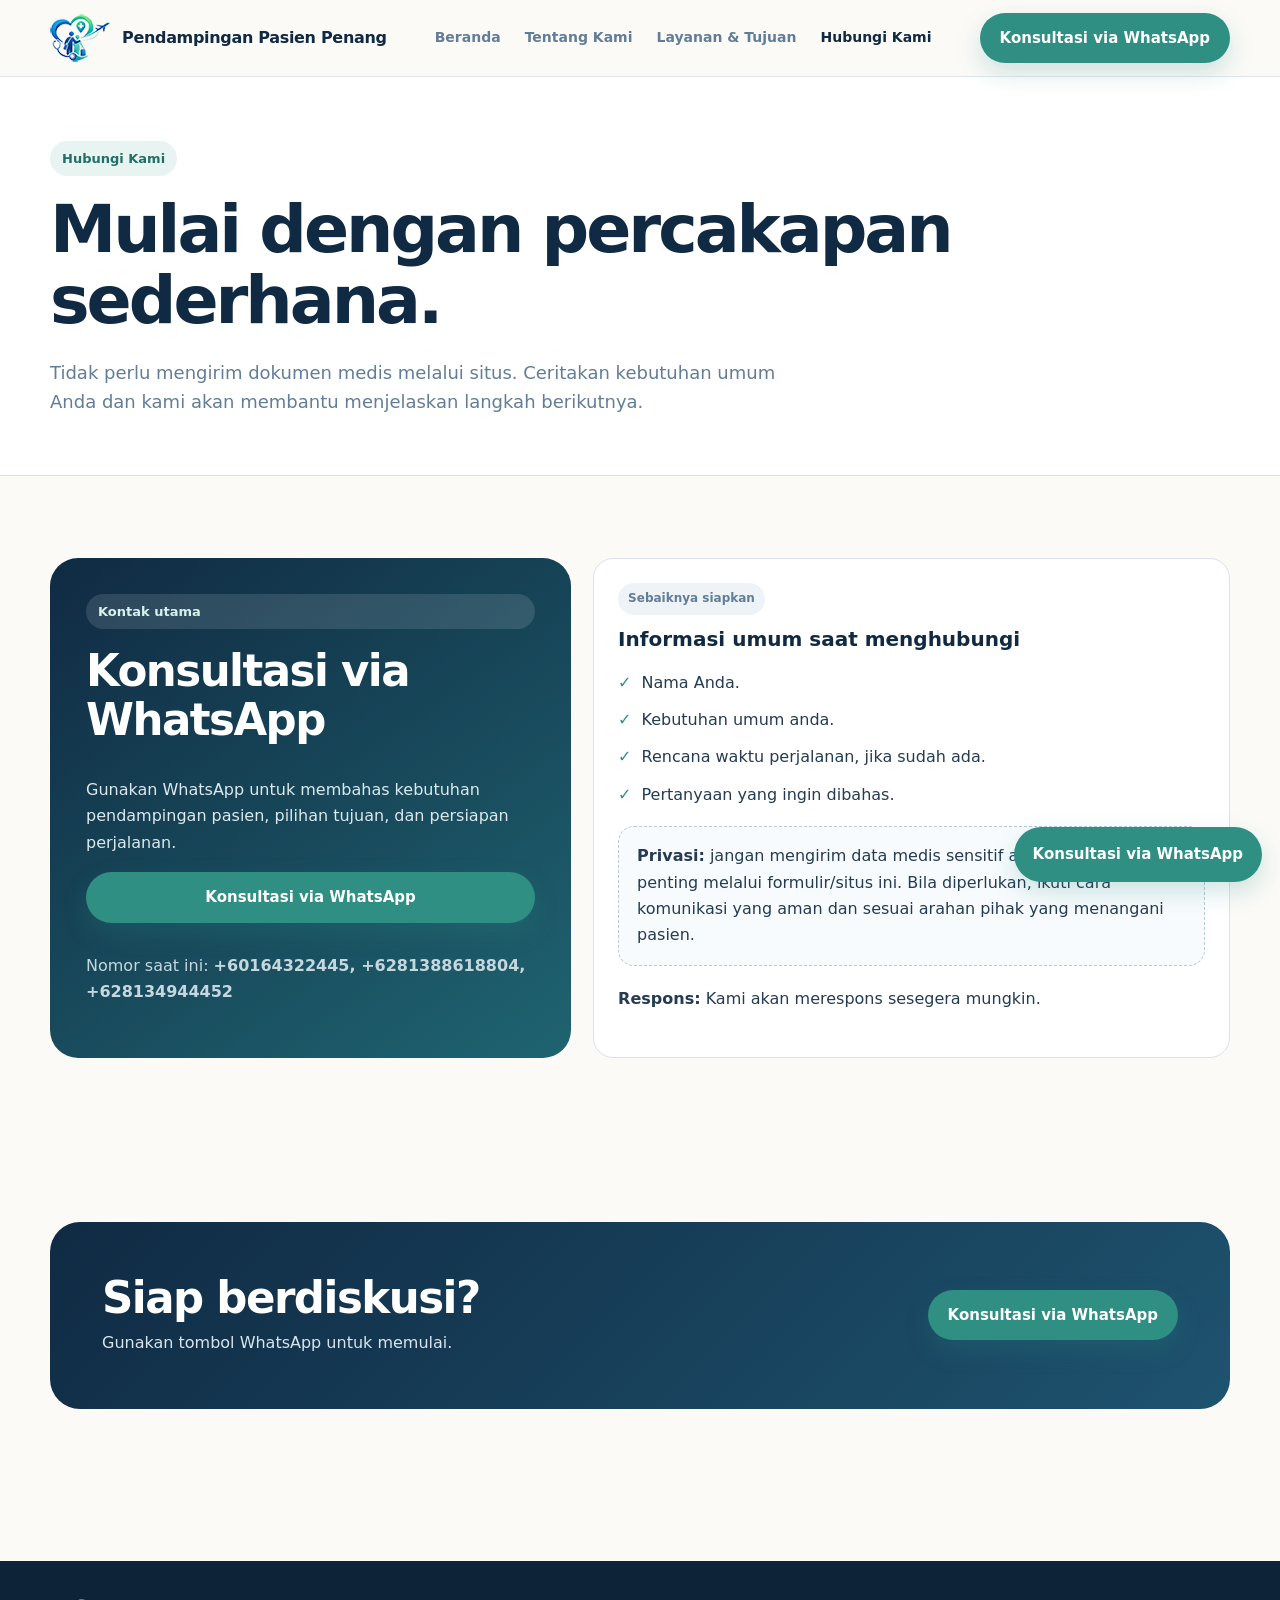
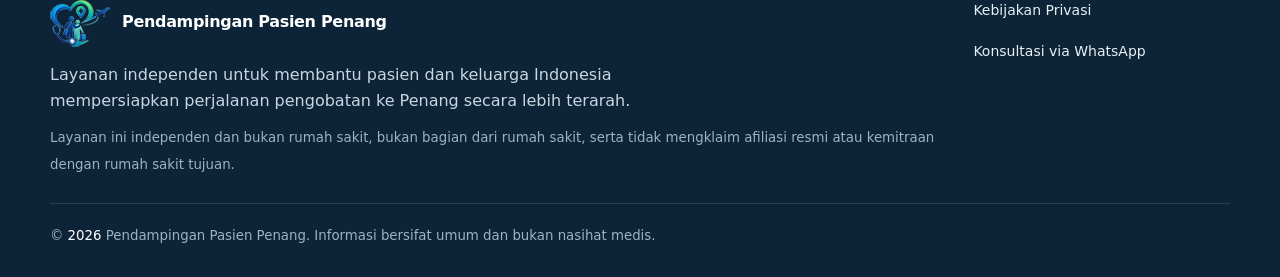
<file: hubungi-kami.html>
<!doctype html>
<html lang="id">
  <head>
    <meta charset="utf-8" />
    <meta name="viewport" content="width=device-width,initial-scale=1" />
    <title>Hubungi Kami | Pengobatan ke Penang</title>
    <meta
      name="description"
      content="Hubungi layanan pendampingan pasien melalui WhatsApp."
    />
    <link rel="stylesheet" href="assets/style.css" />
  </head>
  <body>
    <header class="header">
      <div class="container nav">
        <a class="logo" href="index.html" aria-label="Beranda">
          <img
            src="img/Logo-pendampingan-pasien-penang.png"
            alt="Logo Pendampingan Pasien Penang"
          />
          <span>Pendampingan Pasien Penang</span>
        </a>
        <nav class="nav-links" id="nav-menu" aria-label="Navigasi utama">
          <a class="" href="index.html">Beranda</a>
          <a class="" href="tentang-kami.html">Tentang Kami</a>
          <a class="" href="layanan-tujuan.html">Layanan &amp; Tujuan</a>
          <a class="" href="hubungi-kami.html">Hubungi Kami</a>
        </nav>
        <a class="btn btn-primary" data-whatsapp href="#"
          >Konsultasi via WhatsApp</a
        >
        <button
          class="btn btn-secondary mobile-menu"
          type="button"
          aria-expanded="false"
          aria-controls="nav-menu"
          id="menu-toggle"
        >
          Menu
        </button>
      </div>
    </header>

    <main>
      <section class="page-hero">
        <div class="container">
          <span class="eyebrow">Hubungi Kami</span>
          <h1>Mulai dengan percakapan sederhana.</h1>
          <p class="lead">
            Tidak perlu mengirim dokumen medis melalui situs. Ceritakan
            kebutuhan umum Anda dan kami akan membantu menjelaskan langkah
            berikutnya.
          </p>
        </div>
      </section>
      <section class="section">
        <div class="container contact-grid">
          <div class="wa-panel">
            <span
              class="eyebrow"
              style="background: rgba(255, 255, 255, 0.12); color: #d9f2ed"
              >Kontak utama</span
            >
            <h2>Konsultasi via WhatsApp</h2>
            <p>
              Gunakan WhatsApp untuk membahas kebutuhan pendampingan pasien,
              pilihan tujuan, dan persiapan perjalanan.
            </p>
            <a class="btn btn-primary" data-whatsapp href="#"
              >Konsultasi via WhatsApp</a
            >
            <p class="disclaimer" style="color: #c6d8df; margin-top: 30px">
              Nomor saat ini:
              <strong>+60164322445, +6281388618804, +628134944452</strong>
            </p>
          </div>
          <div class="info-box">
            <span class="pill">Sebaiknya siapkan</span>
            <h3>Informasi umum saat menghubungi</h3>
            <div class="checks">
              <div class="check"><b>✓</b><span>Nama Anda.</span></div>
              <div class="check"><b>✓</b><span>Kebutuhan umum anda.</span></div>
              <div class="check">
                <b>✓</b><span>Rencana waktu perjalanan, jika sudah ada.</span>
              </div>
              <div class="check">
                <b>✓</b><span>Pertanyaan yang ingin dibahas.</span>
              </div>
            </div>
            <div class="notice">
              <strong>Privasi:</strong> jangan mengirim data medis sensitif atau
              dokumen penting melalui formulir/situs ini. Bila diperlukan, ikuti
              cara komunikasi yang aman dan sesuai arahan pihak yang menangani
              pasien.
            </div>
            <p style="margin-top: 20px">
              <strong>Respons:</strong> Kami akan merespons sesegera mungkin.
            </p>
          </div>
        </div>
      </section>
      <section class="section">
        <div class="container">
          <div class="cta">
            <div>
              <h2>Siap berdiskusi?</h2>
              <p>Gunakan tombol WhatsApp untuk memulai.</p>
            </div>
            <a class="btn btn-primary" data-whatsapp href="#"
              >Konsultasi via WhatsApp</a
            >
          </div>
        </div>
      </section>
    </main>

    <footer class="footer">
      <div class="container footer-grid">
        <div>
          <div class="logo" style="color: white">
            <img
              src="img/Logo-pendampingan-pasien-penang.png"
              alt="Logo Pendampingan Pasien Penang"
            />
            <span>Pendampingan Pasien Penang</span>
          </div>
          <p style="max-width: 600px; margin: 15px 0 10px">
            Layanan independen untuk membantu pasien dan keluarga Indonesia
            mempersiapkan perjalanan pengobatan ke Penang secara lebih terarah.
          </p>
          <small
            >Layanan ini independen dan bukan rumah sakit, bukan bagian dari
            rumah sakit, serta tidak mengklaim afiliasi resmi atau kemitraan
            dengan rumah sakit tujuan.</small
          >
        </div>
        <div>
          <div class="footer-links">
            <a href="kebijakan-privasi.html">Kebijakan Privasi</a>
            <a data-whatsapp href="#">Konsultasi via WhatsApp</a>
          </div>
        </div>
      </div>
      <div
        class="container"
        style="
          margin-top: 26px;
          border-top: 1px solid rgba(255, 255, 255, 0.12);
          padding-top: 18px;
        "
      >
        <small
          >© <span data-year></span> Pendampingan Pasien Penang. Informasi
          bersifat umum dan bukan nasihat medis.</small
        >
      </div>
    </footer>
    <div class="floating-wa">
      <a class="btn btn-primary" data-whatsapp href="#"
        >Konsultasi via WhatsApp</a
      >
    </div>
    <script src="assets/script.js"></script>
  </body>
</html>
</file>
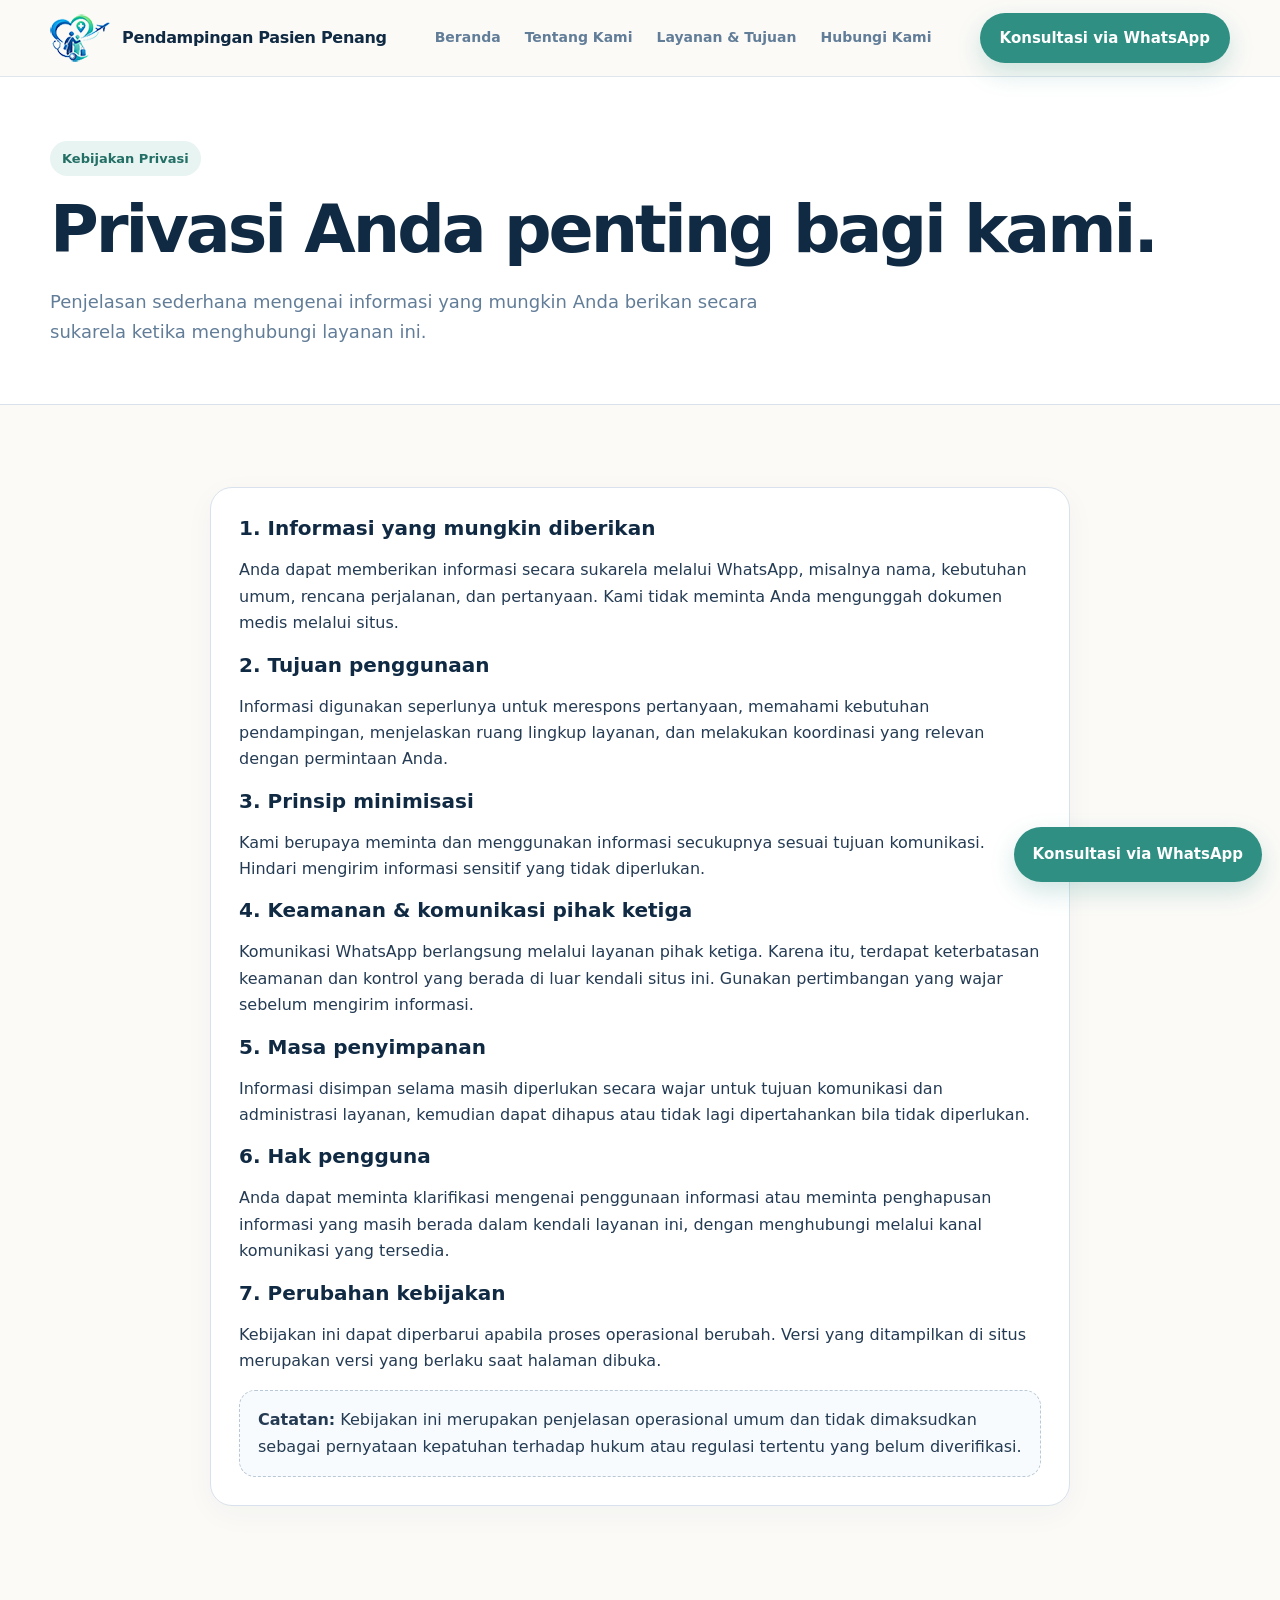
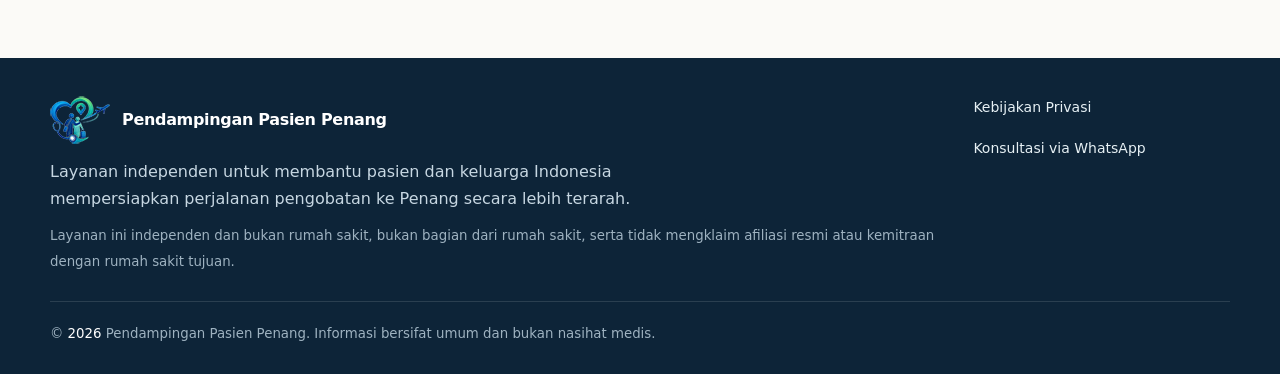
<file: kebijakan-privasi.html>
<!doctype html>
<html lang="id">
  <head>
    <meta charset="utf-8" />
    <meta name="viewport" content="width=device-width,initial-scale=1" />
    <title>Kebijakan Privasi | Pengobatan ke Penang</title>
    <meta
      name="description"
      content="Kebijakan privasi sederhana untuk layanan pendampingan pasien."
    />
    <link rel="stylesheet" href="assets/style.css" />
  </head>
  <body>
    <header class="header">
      <div class="container nav">
        <a class="logo" href="index.html" aria-label="Beranda">
          <img
            src="img/Logo-pendampingan-pasien-penang.png"
            alt="Logo Pendampingan Pasien Penang"
          />
          <span>Pendampingan Pasien Penang</span>
        </a>
        <nav class="nav-links" id="nav-menu" aria-label="Navigasi utama">
          <a class="" href="index.html">Beranda</a>
          <a class="" href="tentang-kami.html">Tentang Kami</a>
          <a class="" href="layanan-tujuan.html">Layanan &amp; Tujuan</a>
          <a class="" href="hubungi-kami.html">Hubungi Kami</a>
        </nav>
        <a class="btn btn-primary" data-whatsapp href="#"
          >Konsultasi via WhatsApp</a
        >
        <button
          class="btn btn-secondary mobile-menu"
          type="button"
          aria-expanded="false"
          aria-controls="nav-menu"
          id="menu-toggle"
        >
          Menu
        </button>
      </div>
    </header>

    <main>
      <section class="page-hero">
        <div class="container">
          <span class="eyebrow">Kebijakan Privasi</span>
          <h1>Privasi Anda penting bagi kami.</h1>
          <p class="lead">
            Penjelasan sederhana mengenai informasi yang mungkin Anda berikan
            secara sukarela ketika menghubungi layanan ini.
          </p>
        </div>
      </section>
      <section class="section">
        <div class="container" style="max-width: 860px">
          <div class="card">
            <h3>1. Informasi yang mungkin diberikan</h3>
            <p>
              Anda dapat memberikan informasi secara sukarela melalui WhatsApp,
              misalnya nama, kebutuhan umum, rencana perjalanan, dan pertanyaan.
              Kami tidak meminta Anda mengunggah dokumen medis melalui situs.
            </p>
            <h3>2. Tujuan penggunaan</h3>
            <p>
              Informasi digunakan seperlunya untuk merespons pertanyaan,
              memahami kebutuhan pendampingan, menjelaskan ruang lingkup
              layanan, dan melakukan koordinasi yang relevan dengan permintaan
              Anda.
            </p>
            <h3>3. Prinsip minimisasi</h3>
            <p>
              Kami berupaya meminta dan menggunakan informasi secukupnya sesuai
              tujuan komunikasi. Hindari mengirim informasi sensitif yang tidak
              diperlukan.
            </p>
            <h3>4. Keamanan &amp; komunikasi pihak ketiga</h3>
            <p>
              Komunikasi WhatsApp berlangsung melalui layanan pihak ketiga.
              Karena itu, terdapat keterbatasan keamanan dan kontrol yang berada
              di luar kendali situs ini. Gunakan pertimbangan yang wajar sebelum
              mengirim informasi.
            </p>
            <h3>5. Masa penyimpanan</h3>
            <p>
              Informasi disimpan selama masih diperlukan secara wajar untuk
              tujuan komunikasi dan administrasi layanan, kemudian dapat dihapus
              atau tidak lagi dipertahankan bila tidak diperlukan.
            </p>
            <h3>6. Hak pengguna</h3>
            <p>
              Anda dapat meminta klarifikasi mengenai penggunaan informasi atau
              meminta penghapusan informasi yang masih berada dalam kendali
              layanan ini, dengan menghubungi melalui kanal komunikasi yang
              tersedia.
            </p>
            <h3>7. Perubahan kebijakan</h3>
            <p>
              Kebijakan ini dapat diperbarui apabila proses operasional berubah.
              Versi yang ditampilkan di situs merupakan versi yang berlaku saat
              halaman dibuka.
            </p>
            <div class="notice">
              <strong>Catatan:</strong> Kebijakan ini merupakan penjelasan
              operasional umum dan tidak dimaksudkan sebagai pernyataan
              kepatuhan terhadap hukum atau regulasi tertentu yang belum
              diverifikasi.
            </div>
          </div>
        </div>
      </section>
    </main>

    <footer class="footer">
      <div class="container footer-grid">
        <div>
          <div class="logo" style="color: white">
            <img
              src="img/Logo-pendampingan-pasien-penang.png"
              alt="Logo Pendampingan Pasien Penang"
            />
            <span>Pendampingan Pasien Penang</span>
          </div>
          <p style="max-width: 600px; margin: 15px 0 10px">
            Layanan independen untuk membantu pasien dan keluarga Indonesia
            mempersiapkan perjalanan pengobatan ke Penang secara lebih terarah.
          </p>
          <small
            >Layanan ini independen dan bukan rumah sakit, bukan bagian dari
            rumah sakit, serta tidak mengklaim afiliasi resmi atau kemitraan
            dengan rumah sakit tujuan.</small
          >
        </div>
        <div>
          <div class="footer-links">
            <a href="kebijakan-privasi.html">Kebijakan Privasi</a>
            <a data-whatsapp href="#">Konsultasi via WhatsApp</a>
          </div>
        </div>
      </div>
      <div
        class="container"
        style="
          margin-top: 26px;
          border-top: 1px solid rgba(255, 255, 255, 0.12);
          padding-top: 18px;
        "
      >
        <small
          >© <span data-year></span> Pendampingan Pasien Penang. Informasi
          bersifat umum dan bukan nasihat medis.</small
        >
      </div>
    </footer>
    <div class="floating-wa">
      <a class="btn btn-primary" data-whatsapp href="#"
        >Konsultasi via WhatsApp</a
      >
    </div>
    <script src="assets/script.js"></script>
  </body>
</html>
</file>
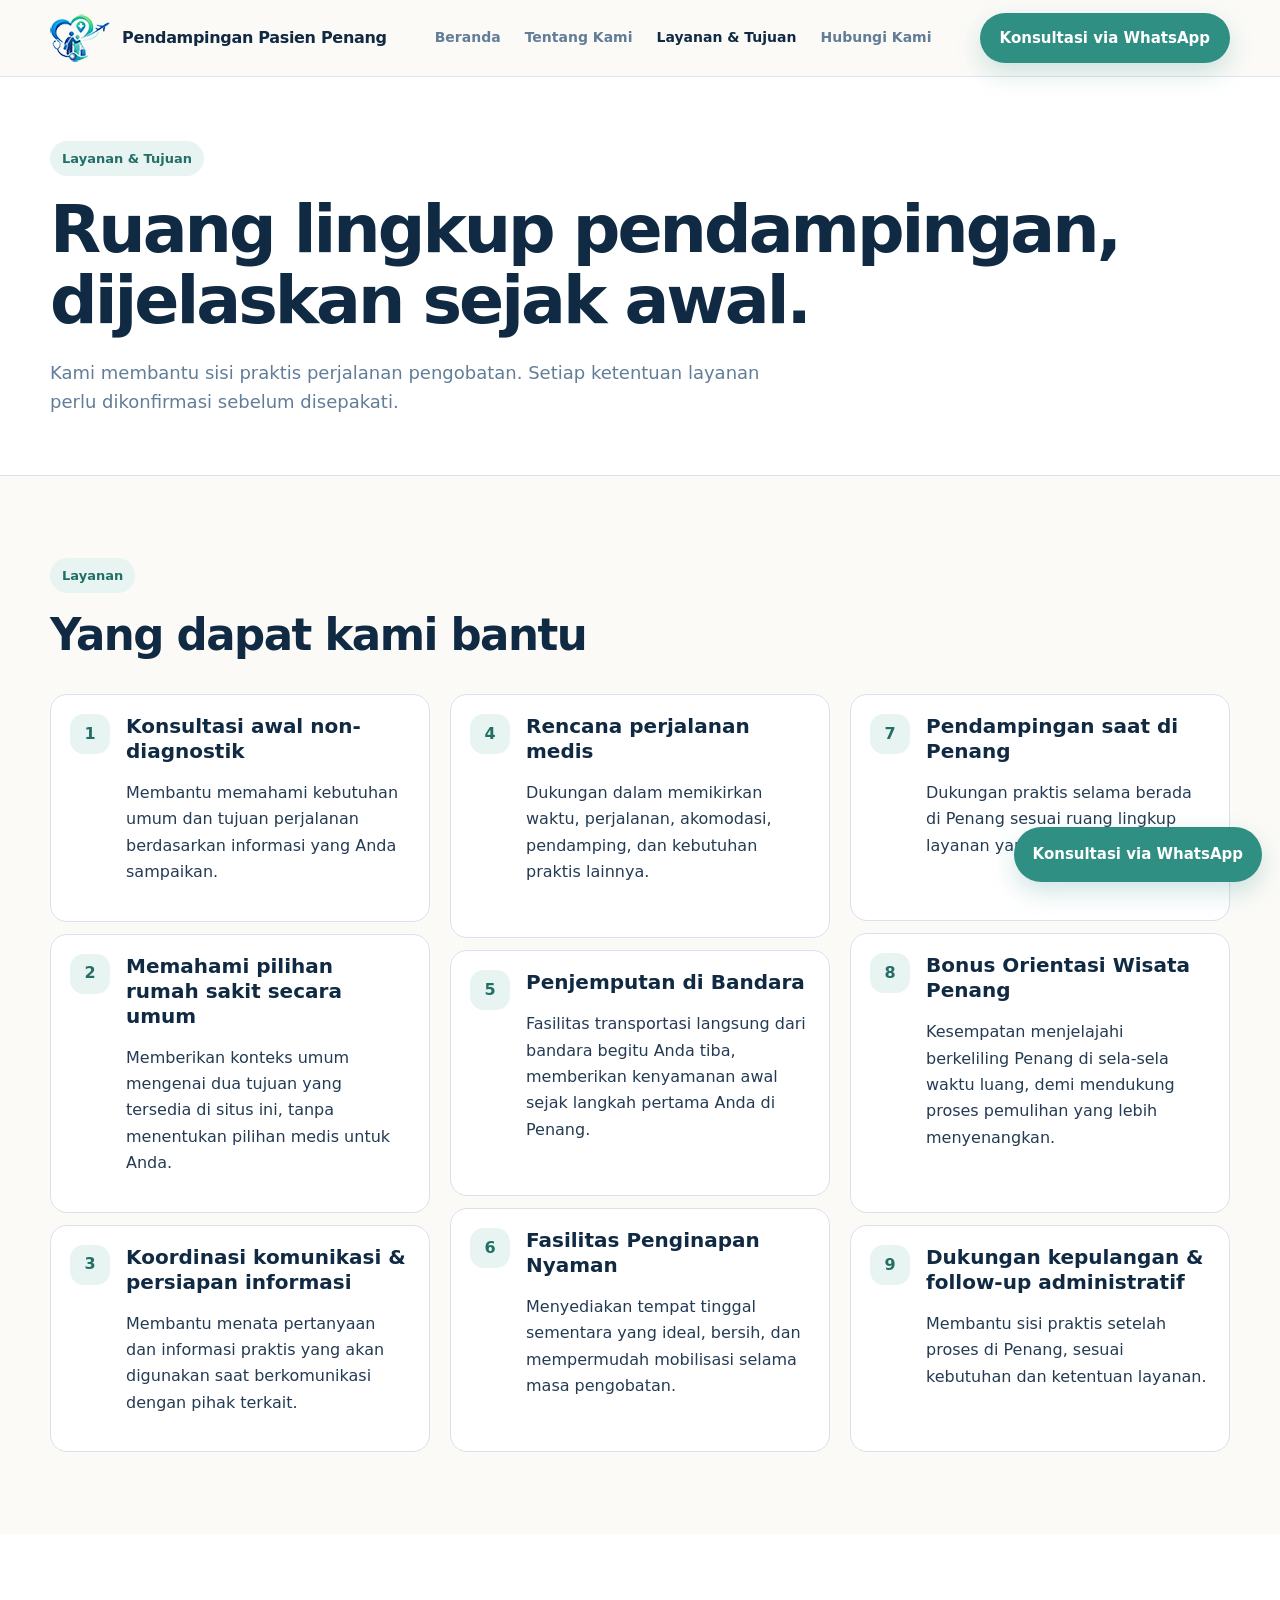
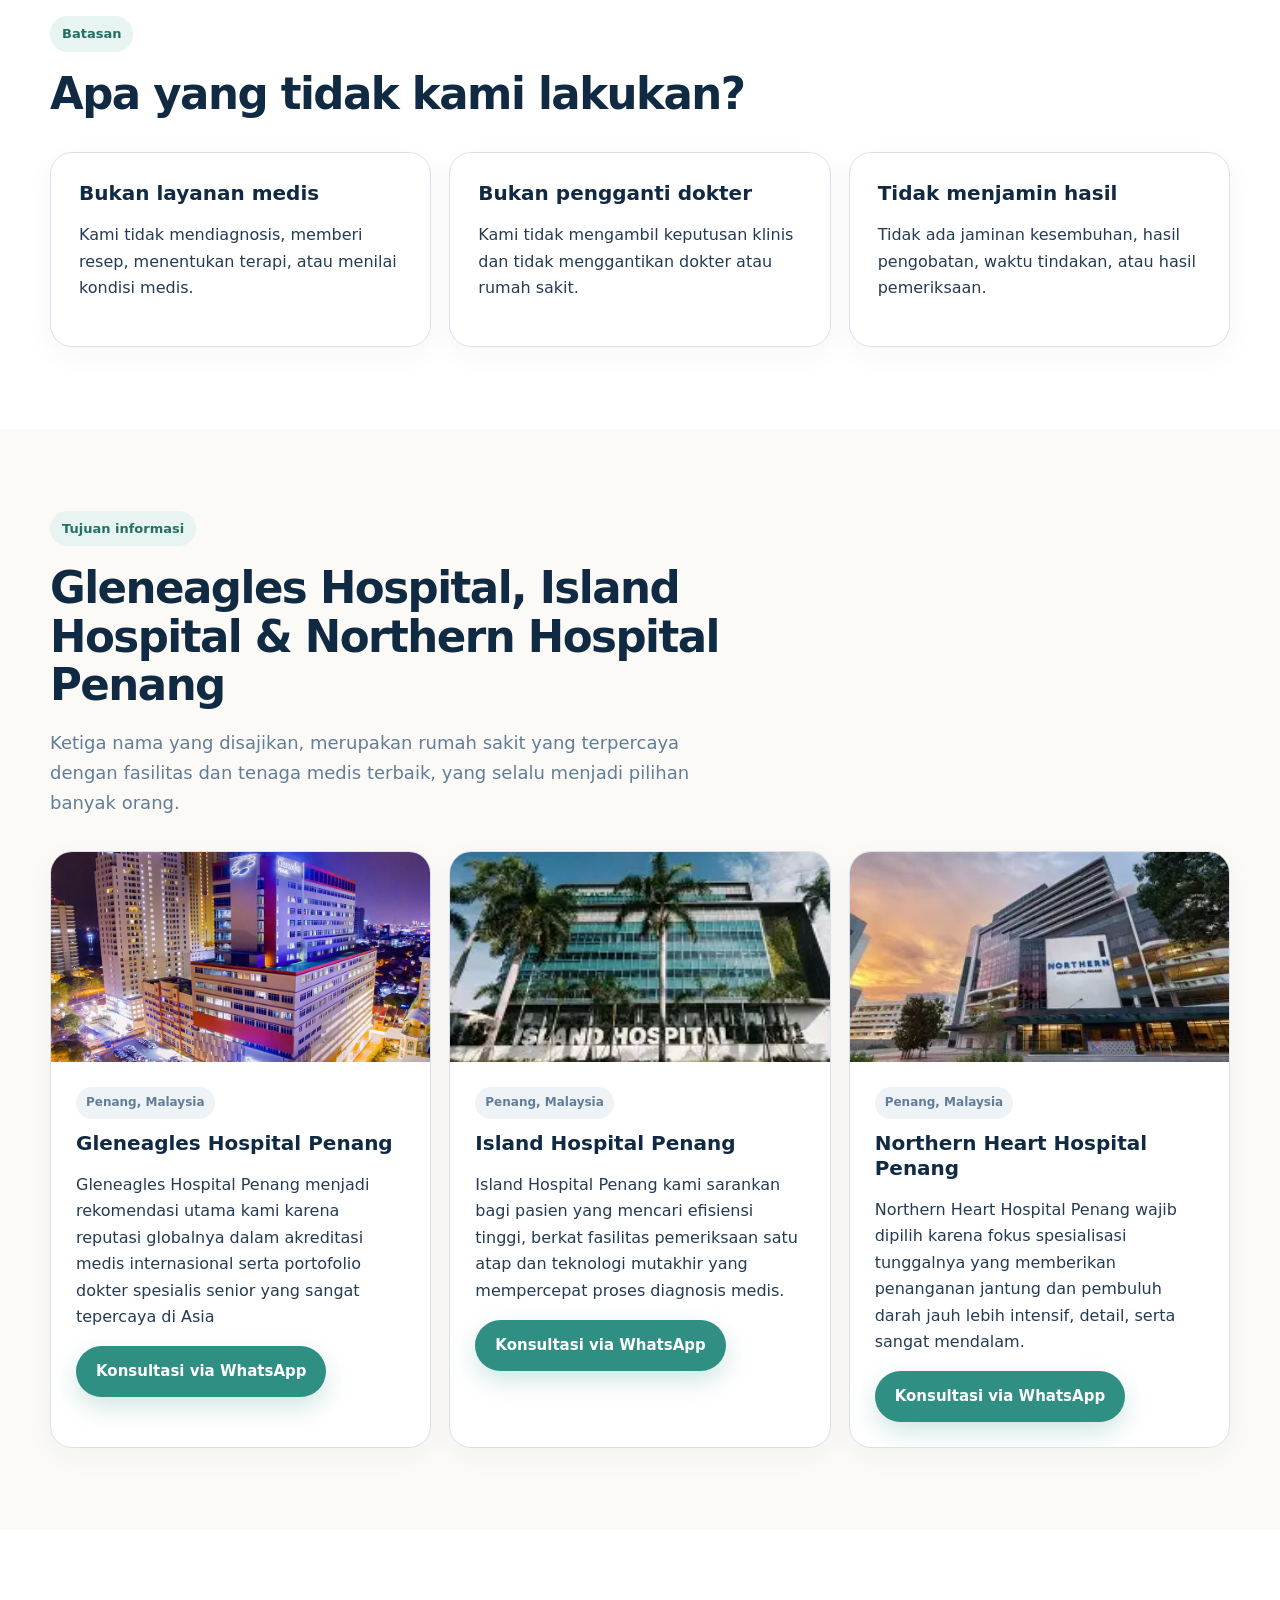
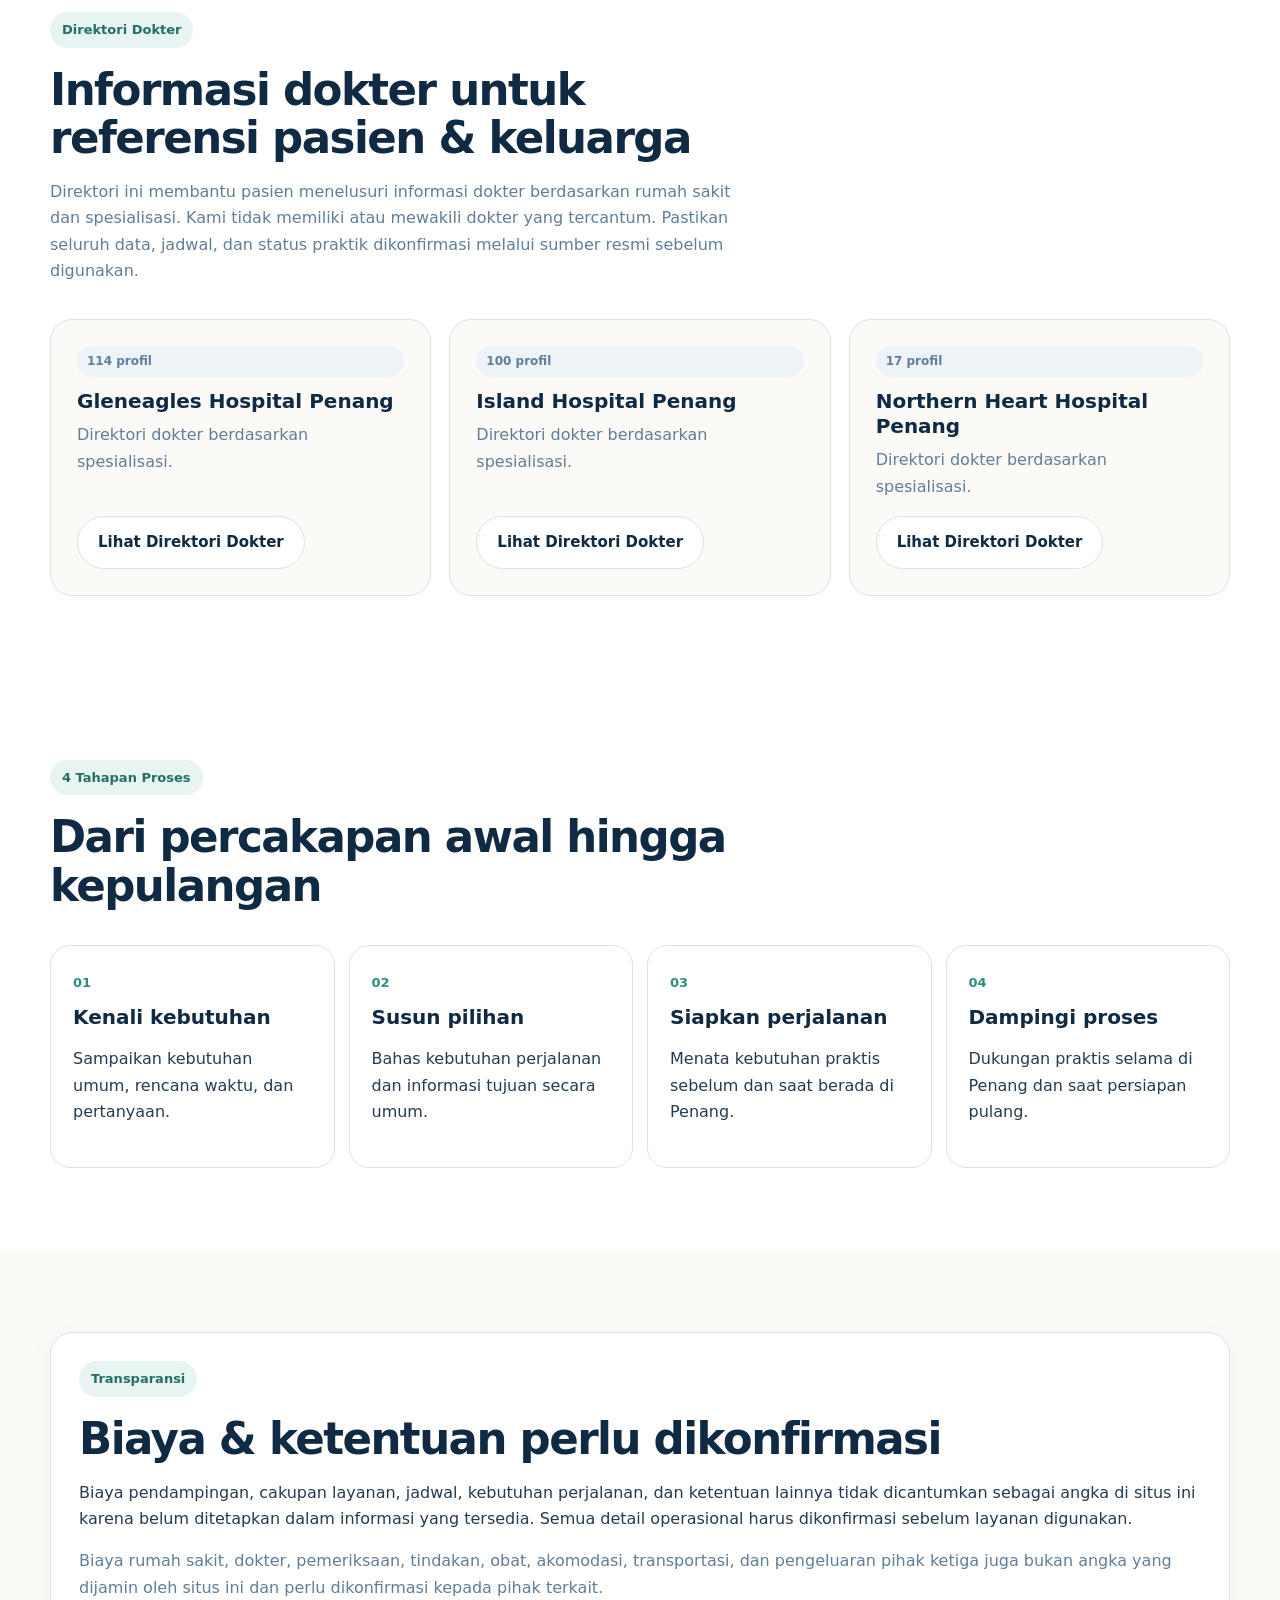
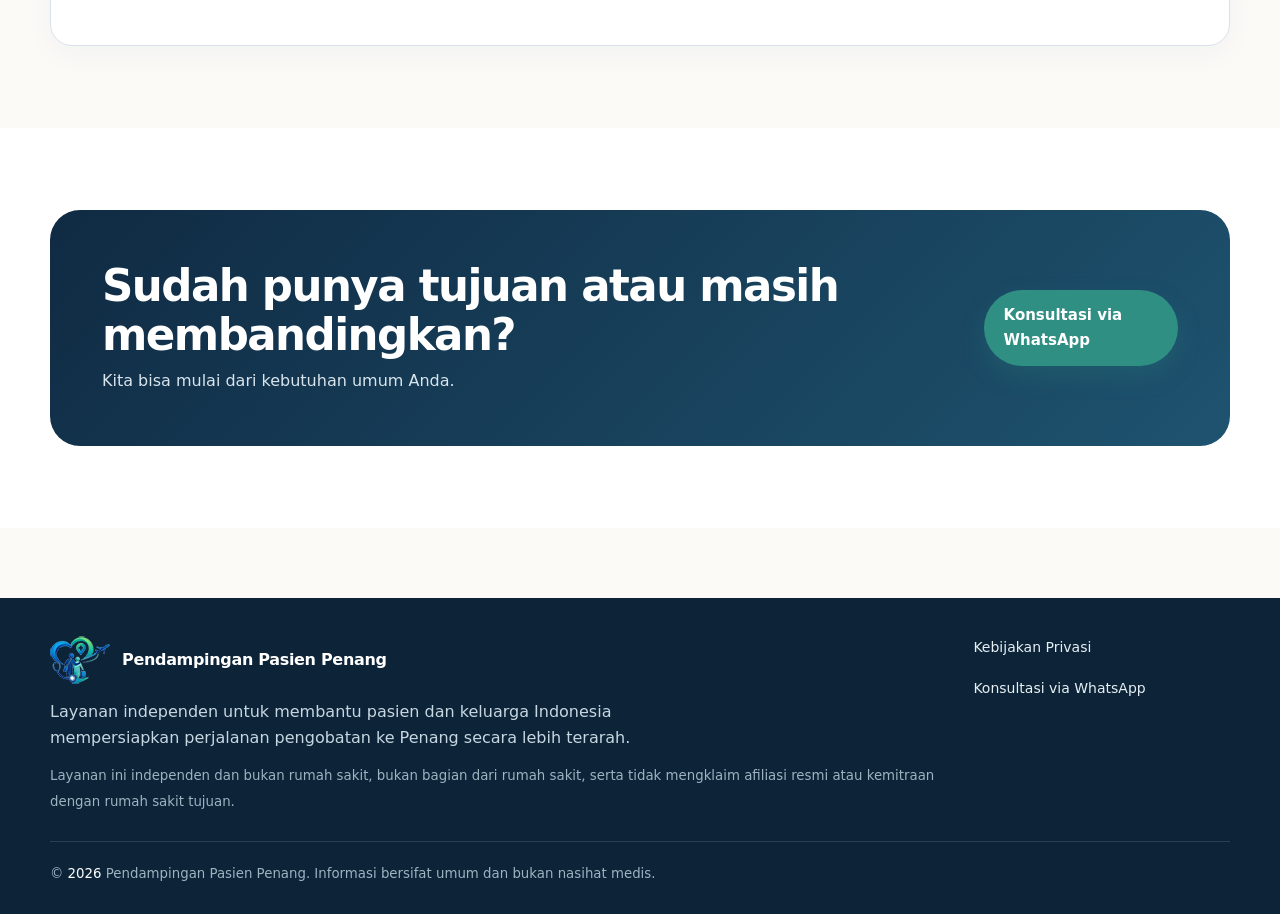
<file: layanan-tujuan.html>
<!doctype html>
<html lang="id">
  <head>
    <meta charset="utf-8" />
    <meta name="viewport" content="width=device-width,initial-scale=1" />
    <title>Layanan & Tujuan | Pengobatan ke Penang</title>
    <meta
      name="description"
      content="Ruang lingkup layanan pendampingan pasien dan informasi tujuan Gleneagles Hospital Penang serta Island Hospital Penang."
    />
    <link rel="stylesheet" href="assets/style.css" />
  </head>
  <body>
    <header class="header">
      <div class="container nav">
        <a class="logo" href="index.html" aria-label="Beranda">
          <img
            src="img/Logo-pendampingan-pasien-penang.png"
            alt="Logo Pendampingan Pasien Penang"
          />
          <span>Pendampingan Pasien Penang</span>
        </a>
        <nav class="nav-links" id="nav-menu" aria-label="Navigasi utama">
          <a class="" href="index.html">Beranda</a>
          <a class="" href="tentang-kami.html">Tentang Kami</a>
          <a class="" href="layanan-tujuan.html">Layanan &amp; Tujuan</a>
          <a class="" href="hubungi-kami.html">Hubungi Kami</a>
        </nav>
        <a class="btn btn-primary" data-whatsapp href="#"
          >Konsultasi via WhatsApp</a
        >
        <button
          class="btn btn-secondary mobile-menu"
          type="button"
          aria-expanded="false"
          aria-controls="nav-menu"
          id="menu-toggle"
        >
          Menu
        </button>
      </div>
    </header>

    <main>
      <section class="page-hero">
        <div class="container">
          <span class="eyebrow">Layanan &amp; Tujuan</span>
          <h1>Ruang lingkup pendampingan, dijelaskan sejak awal.</h1>
          <p class="lead">
            Kami membantu sisi praktis perjalanan pengobatan. Setiap ketentuan
            layanan perlu dikonfirmasi sebelum disepakati.
          </p>
        </div>
      </section>
      <section class="section">
        <div class="container">
          <div class="section-head">
            <span class="eyebrow">Layanan</span>
            <h2>Yang dapat kami bantu</h2>
          </div>
          <div class="grid-2">
            <div class="service-list">
              <div class="service-item">
                <div class="icon">1</div>
                <div>
                  <h3>Konsultasi awal non-diagnostik</h3>
                  <p>
                    Membantu memahami kebutuhan umum dan tujuan perjalanan
                    berdasarkan informasi yang Anda sampaikan.
                  </p>
                </div>
              </div>
              <div class="service-item">
                <div class="icon">2</div>
                <div>
                  <h3>Memahami pilihan rumah sakit secara umum</h3>
                  <p>
                    Memberikan konteks umum mengenai dua tujuan yang tersedia di
                    situs ini, tanpa menentukan pilihan medis untuk Anda.
                  </p>
                </div>
              </div>
              <div class="service-item">
                <div class="icon">3</div>
                <div>
                  <h3>Koordinasi komunikasi &amp; persiapan informasi</h3>
                  <p>
                    Membantu menata pertanyaan dan informasi praktis yang akan
                    digunakan saat berkomunikasi dengan pihak terkait.
                  </p>
                </div>
              </div>
            </div>
            <div class="service-list">
              <div class="service-item">
                <div class="icon">4</div>
                <div>
                  <h3>Rencana perjalanan medis</h3>
                  <p>
                    Dukungan dalam memikirkan waktu, perjalanan, akomodasi,
                    pendamping, dan kebutuhan praktis lainnya.
                  </p>
                </div>
              </div>
              <div class="service-item">
                <div class="icon">5</div>
                <div>
                  <h3>Penjemputan di Bandara</h3>
                  <p>
                    Fasilitas transportasi langsung dari bandara begitu Anda
                    tiba, memberikan kenyamanan awal sejak langkah pertama Anda
                    di Penang.
                  </p>
                </div>
              </div>
              <div class="service-item">
                <div class="icon">6</div>
                <div>
                  <h3>Fasilitas Penginapan Nyaman</h3>
                  <p>
                    Menyediakan tempat tinggal sementara yang ideal, bersih, dan
                    mempermudah mobilisasi selama masa pengobatan.
                  </p>
                </div>
              </div>
            </div>
            <div class="service-list">
              <div class="service-item">
                <div class="icon">7</div>
                <div>
                  <h3>Pendampingan saat di Penang</h3>
                  <p>
                    Dukungan praktis selama berada di Penang sesuai ruang
                    lingkup layanan yang disepakati.
                  </p>
                </div>
              </div>
              <div class="service-item">
                <div class="icon">8</div>
                <div>
                  <h3>Bonus Orientasi Wisata Penang</h3>
                  <p>
                    Kesempatan menjelajahi berkeliling Penang di sela-sela waktu
                    luang, demi mendukung proses pemulihan yang lebih
                    menyenangkan.
                  </p>
                </div>
              </div>
              <div class="service-item">
                <div class="icon">9</div>
                <div>
                  <h3>Dukungan kepulangan &amp; follow-up administratif</h3>
                  <p>
                    Membantu sisi praktis setelah proses di Penang, sesuai
                    kebutuhan dan ketentuan layanan.
                  </p>
                </div>
              </div>
            </div>
          </div>
        </div>
      </section>

      <section class="section alt">
        <div class="container">
          <div class="section-head">
            <span class="eyebrow">Batasan</span>
            <h2>Apa yang tidak kami lakukan?</h2>
          </div>
          <div class="grid-3">
            <div class="card">
              <h3>Bukan layanan medis</h3>
              <p>
                Kami tidak mendiagnosis, memberi resep, menentukan terapi, atau
                menilai kondisi medis.
              </p>
            </div>
            <div class="card">
              <h3>Bukan pengganti dokter</h3>
              <p>
                Kami tidak mengambil keputusan klinis dan tidak menggantikan
                dokter atau rumah sakit.
              </p>
            </div>
            <div class="card">
              <h3>Tidak menjamin hasil</h3>
              <p>
                Tidak ada jaminan kesembuhan, hasil pengobatan, waktu tindakan,
                atau hasil pemeriksaan.
              </p>
            </div>
          </div>
        </div>
      </section>

      <section class="section">
        <div class="container">
          <div class="section-head">
            <span class="eyebrow">Tujuan informasi</span>
            <h2>
              Gleneagles Hospital, Island Hospital &amp; Northern Hospital
              Penang
            </h2>
            <p class="lead">
              Ketiga nama yang disajikan, merupakan rumah sakit yang terpercaya
              dengan fasilitas dan tenaga medis terbaik, yang selalu menjadi
              pilihan banyak orang.
            </p>
          </div>
          <div class="grid-3">
            <div class="card hospital-card">
              <img
                class="hospital-img"
                src="img/Gleneagles-Hospital-Penang.webp"
                alt="Foto Rumah Sakit Gleneagles Penang"
              />
              <div class="hospital-body">
                <span class="pill">Penang, Malaysia</span>
                <h3>Gleneagles Hospital Penang</h3>
                <p>
                  Gleneagles Hospital Penang menjadi rekomendasi utama kami
                  karena reputasi globalnya dalam akreditasi medis internasional
                  serta portofolio dokter spesialis senior yang sangat tepercaya
                  di Asia
                </p>
                <a
                  class="btn btn-primary"
                  data-whatsapp
                  data-message="Halo, saya ingin berkonsultasi mengenai pilihan tujuan Gleneagles Hospital Penang."
                  href="#"
                  >Konsultasi via WhatsApp</a
                >
              </div>
            </div>
            <div class="card hospital-card">
              <img
                class="hospital-img"
                src="img/Island-Hospital-Penang.webp"
                alt="Foto Depan Rumah Sakit Island Penang"
              />
              <div class="hospital-body">
                <span class="pill">Penang, Malaysia</span>
                <h3>Island Hospital Penang</h3>
                <p>
                  Island Hospital Penang kami sarankan bagi pasien yang mencari
                  efisiensi tinggi, berkat fasilitas pemeriksaan satu atap dan
                  teknologi mutakhir yang mempercepat proses diagnosis medis.
                </p>
                <a
                  class="btn btn-primary"
                  data-whatsapp
                  data-message="Halo, saya ingin berkonsultasi mengenai pilihan tujuan Island Hospital Penang."
                  href="#"
                  >Konsultasi via WhatsApp</a
                >
              </div>
            </div>
            <div class="card hospital-card">
              <img
                class="hospital-img"
                src="img/Northern-Heart-Hospital-Penang.webp"
                alt="Foto Depan Rumah Sakit Northern Penang"
              />
              <div class="hospital-body">
                <span class="pill">Penang, Malaysia</span>
                <h3>Northern Heart Hospital Penang</h3>
                <p>
                  Northern Heart Hospital Penang wajib dipilih karena fokus
                  spesialisasi tunggalnya yang memberikan penanganan jantung dan
                  pembuluh darah jauh lebih intensif, detail, serta sangat
                  mendalam.
                </p>
                <a
                  class="btn btn-primary"
                  data-whatsapp
                  data-message="Halo, saya ingin berkonsultasi mengenai pilihan tujuan Island Hospital Penang."
                  href="#"
                  >Konsultasi via WhatsApp</a
                >
              </div>
            </div>
          </div>
        </div>
      </section>

      <section class="doctor-directory-section" id="direktori-dokter">
        <div class="container">
          <div class="section-head">
            <span class="eyebrow">Direktori Dokter</span>
            <h2>Informasi dokter untuk referensi pasien &amp; keluarga</h2>
            <p class="doctor-directory-intro">
              Direktori ini membantu pasien menelusuri informasi dokter
              berdasarkan rumah sakit dan spesialisasi. Kami tidak memiliki atau
              mewakili dokter yang tercantum. Pastikan seluruh data, jadwal, dan
              status praktik dikonfirmasi melalui sumber resmi sebelum
              digunakan.
            </p>
          </div>
          <div class="doctor-directory-grid">
            <div class="doctor-directory-card">
              <span class="pill">114 profil</span>
              <h3>Gleneagles Hospital Penang</h3>
              <p>Direktori dokter berdasarkan spesialisasi.</p>
              <a class="btn btn-secondary" href="dokter/gleneagles.html"
                >Lihat Direktori Dokter</a
              >
            </div>
            <div class="doctor-directory-card">
              <span class="pill">100 profil</span>
              <h3>Island Hospital Penang</h3>
              <p>Direktori dokter berdasarkan spesialisasi.</p>
              <a class="btn btn-secondary" href="dokter/island-hospital.html"
                >Lihat Direktori Dokter</a
              >
            </div>
            <div class="doctor-directory-card">
              <span class="pill">17 profil</span>
              <h3>Northern Heart Hospital Penang</h3>
              <p>Direktori dokter berdasarkan spesialisasi.</p>
              <a class="btn btn-secondary" href="dokter/northern-hospital.html"
                >Lihat Direktori Dokter</a
              >
            </div>
            <!--
            <div class="doctor-directory-card">
              <span class="pill">40 profil — menunggu nama resmi</span>
              <h3>Rumah Sakit Keempat Penang</h3>
              <p>
                Struktur 40 profil sudah disiapkan, tetapi nama rumah sakit
                belum ditentukan pada website asli Anda.
              </p>
              <a
                class="btn btn-secondary"
                href="dokter/rumah-sakit-keempat.html"
                >Buka Struktur Direktori</a
              >
            </div> -->
          </div>
        </div>
      </section>

      <section class="section alt">
        <div class="container">
          <div class="section-head">
            <span class="eyebrow">4 Tahapan Proses</span>
            <h2>Dari percakapan awal hingga kepulangan</h2>
          </div>
          <div class="steps">
            <div class="step">
              <div class="num">01</div>
              <h3>Kenali kebutuhan</h3>
              <p>Sampaikan kebutuhan umum, rencana waktu, dan pertanyaan.</p>
            </div>
            <div class="step">
              <div class="num">02</div>
              <h3>Susun pilihan</h3>
              <p>
                Bahas kebutuhan perjalanan dan informasi tujuan secara umum.
              </p>
            </div>
            <div class="step">
              <div class="num">03</div>
              <h3>Siapkan perjalanan</h3>
              <p>Menata kebutuhan praktis sebelum dan saat berada di Penang.</p>
            </div>
            <div class="step">
              <div class="num">04</div>
              <h3>Dampingi proses</h3>
              <p>
                Dukungan praktis selama di Penang dan saat persiapan pulang.
              </p>
            </div>
          </div>
        </div>
      </section>

      <section class="section">
        <div class="container">
          <div class="card">
            <span class="eyebrow">Transparansi</span>
            <h2>Biaya &amp; ketentuan perlu dikonfirmasi</h2>
            <p>
              Biaya pendampingan, cakupan layanan, jadwal, kebutuhan perjalanan,
              dan ketentuan lainnya tidak dicantumkan sebagai angka di situs ini
              karena belum ditetapkan dalam informasi yang tersedia. Semua
              detail operasional harus dikonfirmasi sebelum layanan digunakan.
            </p>
            <p class="disclaimer">
              Biaya rumah sakit, dokter, pemeriksaan, tindakan, obat, akomodasi,
              transportasi, dan pengeluaran pihak ketiga juga bukan angka yang
              dijamin oleh situs ini dan perlu dikonfirmasi kepada pihak
              terkait.
            </p>
          </div>
        </div>
      </section>
      <section class="section alt">
        <div class="container">
          <div class="cta">
            <div>
              <h2>Sudah punya tujuan atau masih membandingkan?</h2>
              <p>Kita bisa mulai dari kebutuhan umum Anda.</p>
            </div>
            <a class="btn btn-primary" data-whatsapp href="#"
              >Konsultasi via WhatsApp</a
            >
          </div>
        </div>
      </section>
    </main>

    <footer class="footer">
      <div class="container footer-grid">
        <div>
          <div class="logo" style="color: white">
            <img
              src="img/Logo-pendampingan-pasien-penang.png"
              alt="Logo Pendampingan Pasien Penang"
            />
            <span>Pendampingan Pasien Penang</span>
          </div>
          <p style="max-width: 600px; margin: 15px 0 10px">
            Layanan independen untuk membantu pasien dan keluarga Indonesia
            mempersiapkan perjalanan pengobatan ke Penang secara lebih terarah.
          </p>
          <small
            >Layanan ini independen dan bukan rumah sakit, bukan bagian dari
            rumah sakit, serta tidak mengklaim afiliasi resmi atau kemitraan
            dengan rumah sakit tujuan.</small
          >
        </div>
        <div>
          <div class="footer-links">
            <a href="kebijakan-privasi.html">Kebijakan Privasi</a>
            <a data-whatsapp href="#">Konsultasi via WhatsApp</a>
          </div>
        </div>
      </div>
      <div
        class="container"
        style="
          margin-top: 26px;
          border-top: 1px solid rgba(255, 255, 255, 0.12);
          padding-top: 18px;
        "
      >
        <small
          >© <span data-year></span> Pendampingan Pasien Penang. Informasi
          bersifat umum dan bukan nasihat medis.</small
        >
      </div>
    </footer>
    <div class="floating-wa">
      <a class="btn btn-primary" data-whatsapp href="#"
        >Konsultasi via WhatsApp</a
      >
    </div>
    <script src="assets/script.js"></script>
  </body>
</html>
</file>
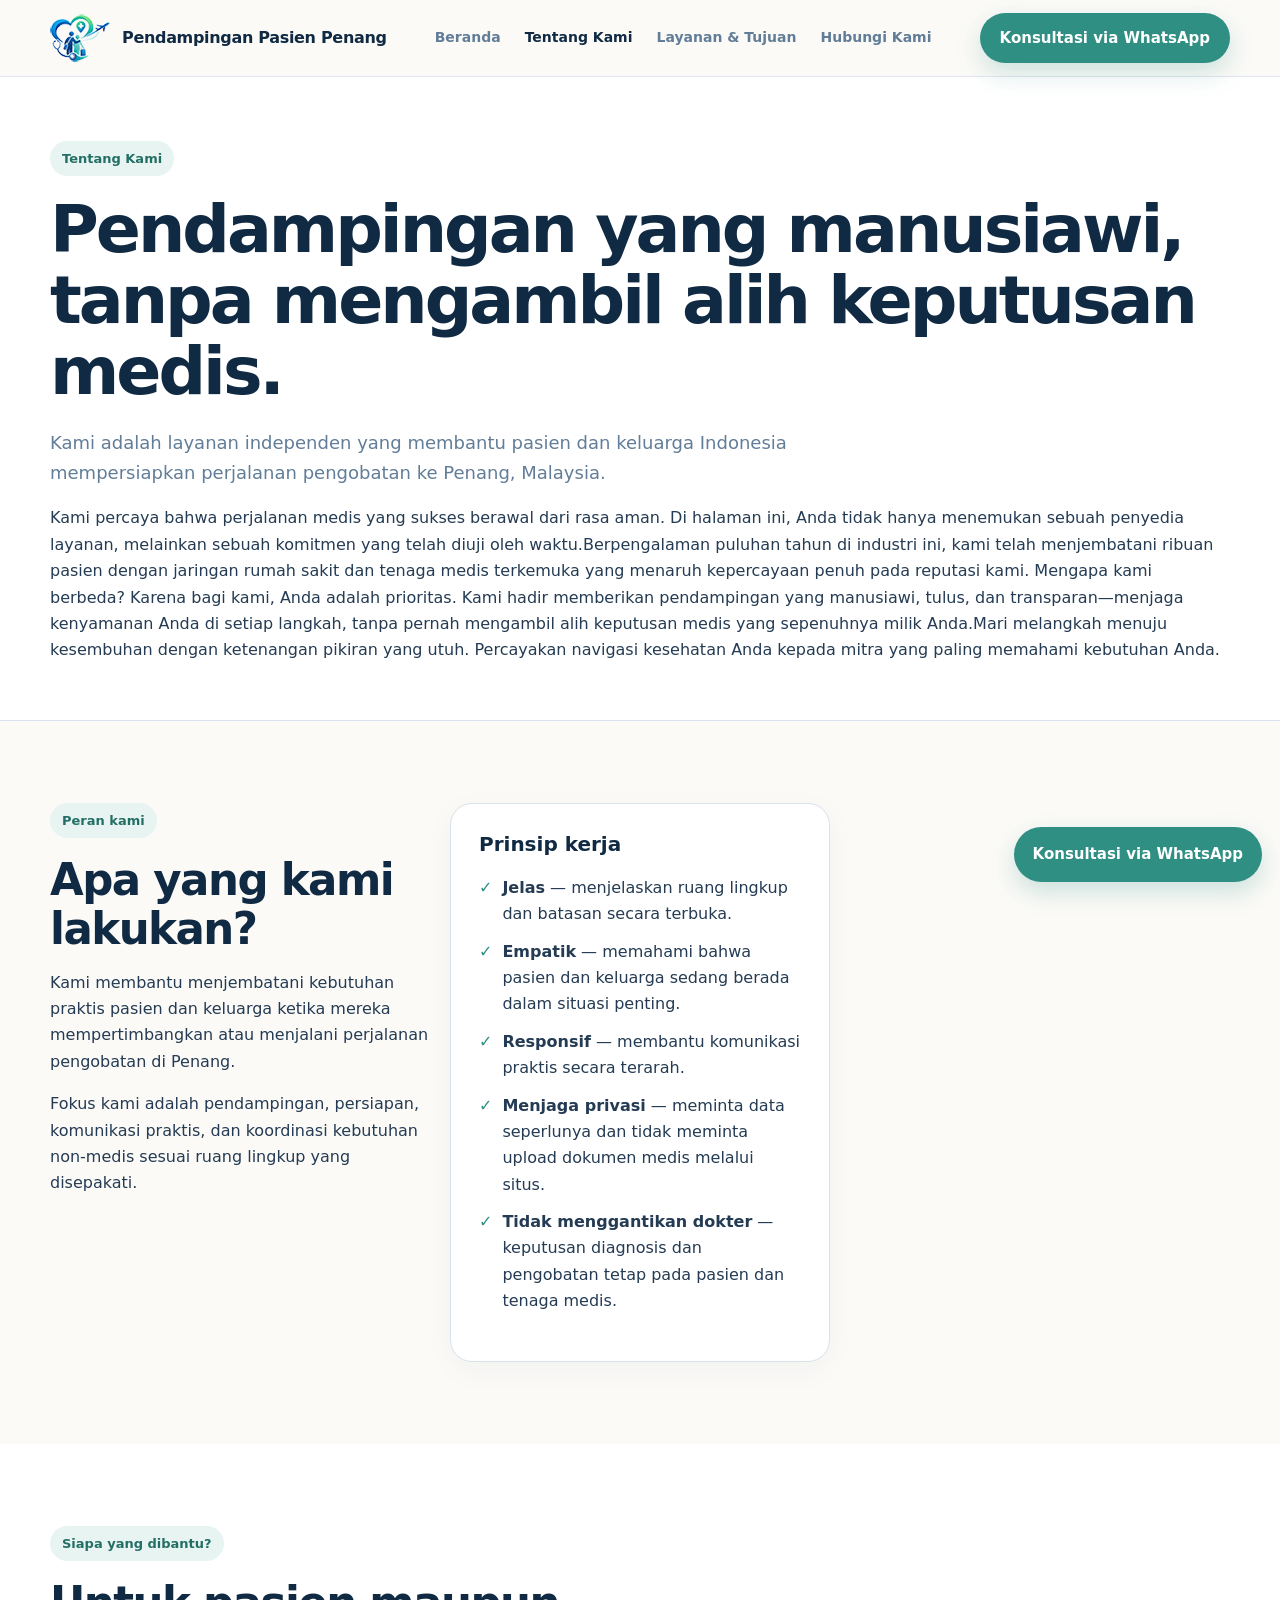
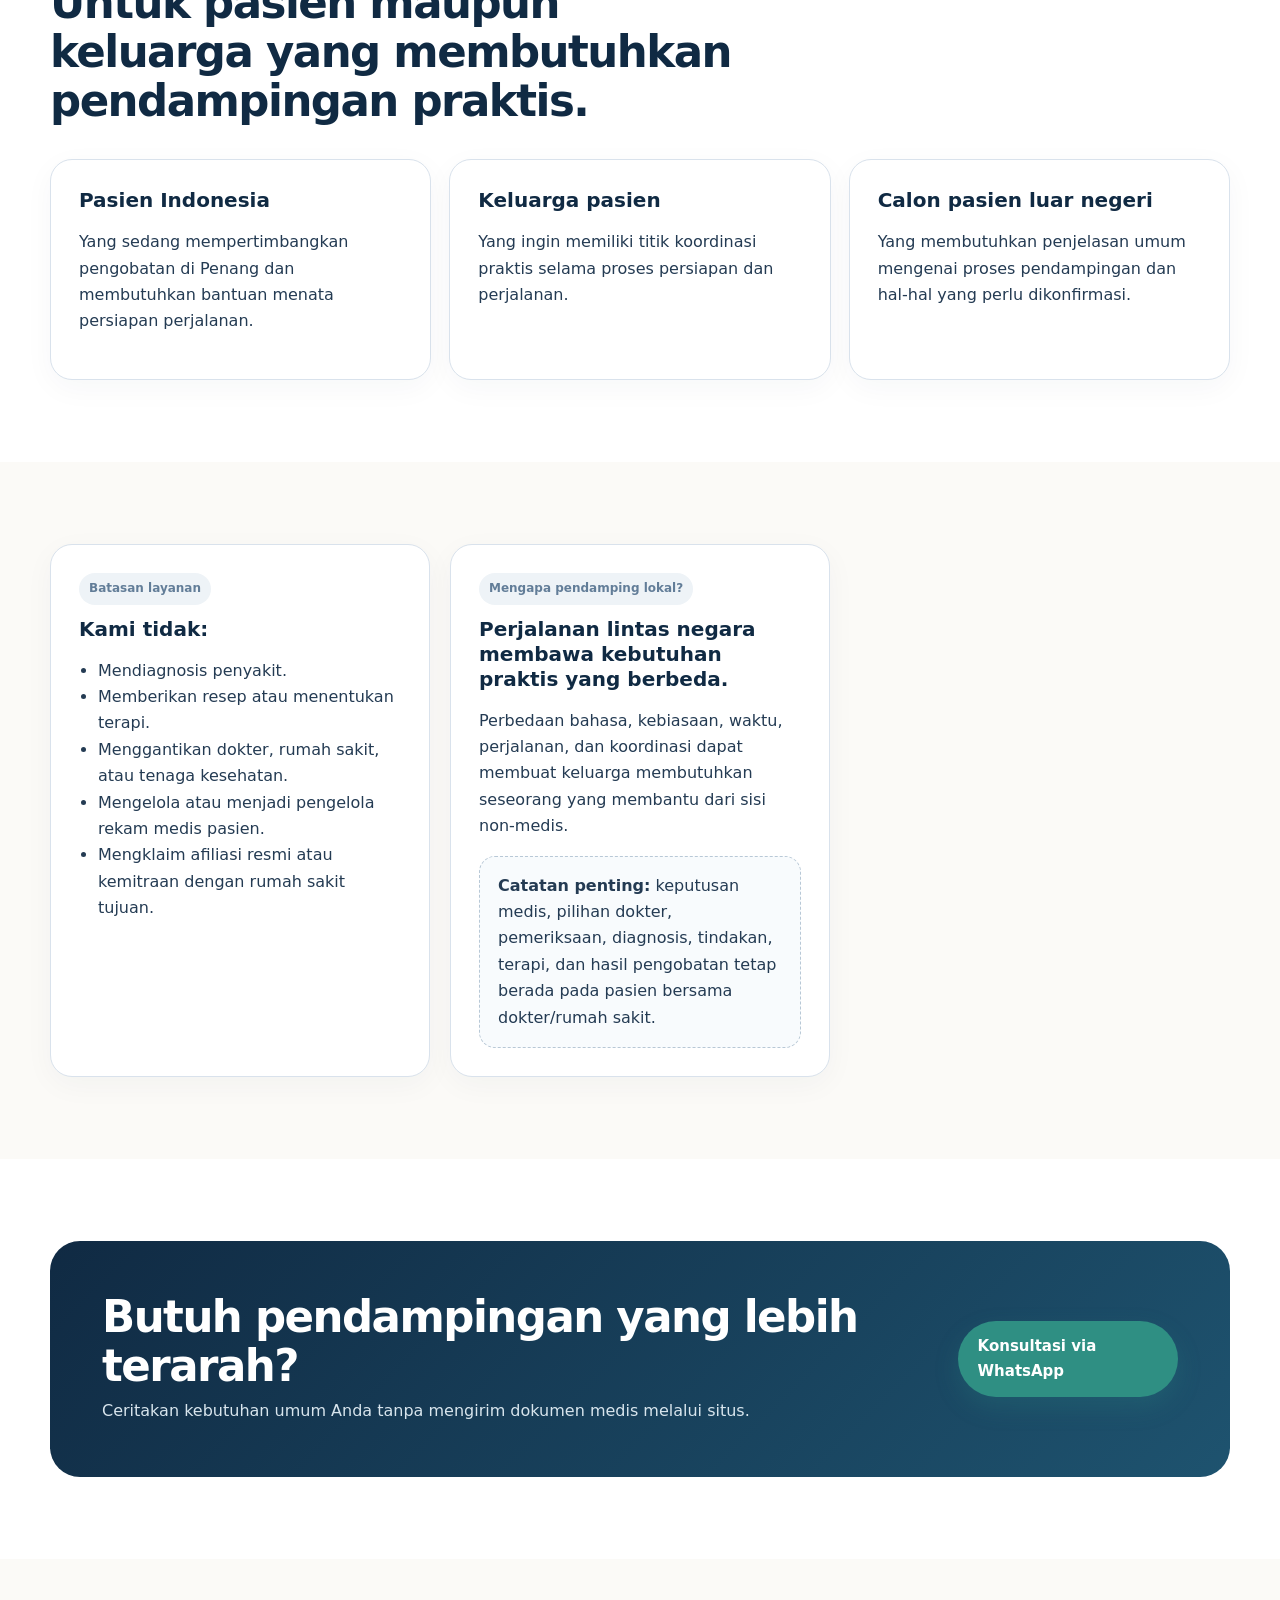
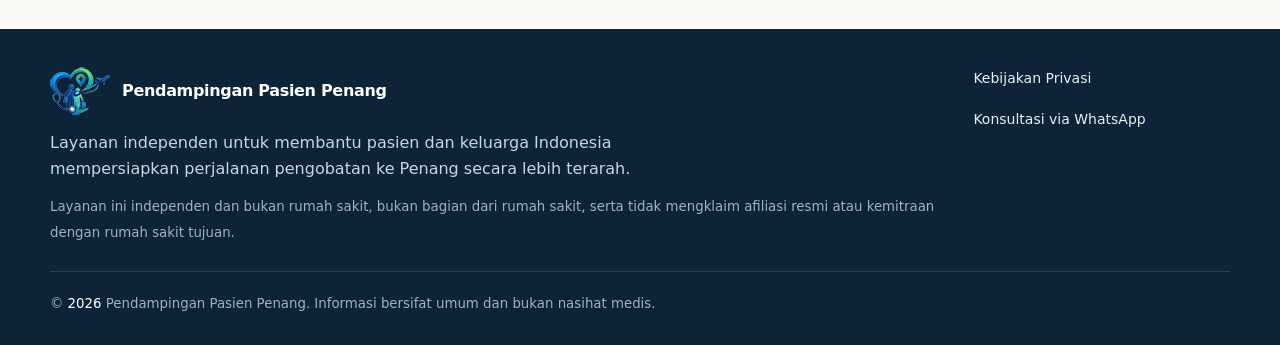
<file: tentang-kami.html>
<!doctype html>
<html lang="id">
  <head>
    <meta charset="utf-8" />
    <meta name="viewport" content="width=device-width,initial-scale=1" />
    <title>Tentang Kami | Pengobatan ke Penang</title>
    <meta
      name="description"
      content="Mengenal layanan independen pendamping pasien Indonesia menuju Penang."
    />
    <link rel="stylesheet" href="assets/style.css" />
  </head>
  <body>
    <header class="header">
      <div class="container nav">
        <a class="logo" href="index.html" aria-label="Beranda">
          <img
            src="img/Logo-pendampingan-pasien-penang.png"
            alt="Logo Pendampingan Pasien Penang"
          />
          <span>Pendampingan Pasien Penang</span>
        </a>
        <nav class="nav-links" id="nav-menu" aria-label="Navigasi utama">
          <a class="" href="index.html">Beranda</a>
          <a class="" href="tentang-kami.html">Tentang Kami</a>
          <a class="" href="layanan-tujuan.html">Layanan &amp; Tujuan</a>
          <a class="" href="hubungi-kami.html">Hubungi Kami</a>
        </nav>
        <a class="btn btn-primary" data-whatsapp href="#"
          >Konsultasi via WhatsApp</a
        >
        <button
          class="btn btn-secondary mobile-menu"
          type="button"
          aria-expanded="false"
          aria-controls="nav-menu"
          id="menu-toggle"
        >
          Menu
        </button>
      </div>
    </header>

    <main>
      <section class="page-hero">
        <div class="container">
          <span class="eyebrow">Tentang Kami</span>
          <h1>
            Pendampingan yang manusiawi, tanpa mengambil alih keputusan medis.
          </h1>
          <p class="lead">
            Kami adalah layanan independen yang membantu pasien dan keluarga
            Indonesia mempersiapkan perjalanan pengobatan ke Penang, Malaysia.
          </p>
          <p>
            Kami percaya bahwa perjalanan medis yang sukses berawal dari rasa
            aman. Di halaman ini, Anda tidak hanya menemukan sebuah penyedia
            layanan, melainkan sebuah komitmen yang telah diuji oleh
            waktu.Berpengalaman puluhan tahun di industri ini, kami telah
            menjembatani ribuan pasien dengan jaringan rumah sakit dan tenaga
            medis terkemuka yang menaruh kepercayaan penuh pada reputasi kami.
            Mengapa kami berbeda? Karena bagi kami, Anda adalah prioritas. Kami
            hadir memberikan pendampingan yang manusiawi, tulus, dan
            transparan—menjaga kenyamanan Anda di setiap langkah, tanpa pernah
            mengambil alih keputusan medis yang sepenuhnya milik Anda.Mari
            melangkah menuju kesembuhan dengan ketenangan pikiran yang utuh.
            Percayakan navigasi kesehatan Anda kepada mitra yang paling memahami
            kebutuhan Anda.
          </p>
        </div>
      </section>
      <section class="section">
        <div class="container grid-2">
          <div>
            <span class="eyebrow">Peran kami</span>
            <h2>Apa yang kami lakukan?</h2>
            <p>
              Kami membantu menjembatani kebutuhan praktis pasien dan keluarga
              ketika mereka mempertimbangkan atau menjalani perjalanan
              pengobatan di Penang.
            </p>
            <p>
              Fokus kami adalah pendampingan, persiapan, komunikasi praktis, dan
              koordinasi kebutuhan non-medis sesuai ruang lingkup yang
              disepakati.
            </p>
          </div>
          <div class="card">
            <h3>Prinsip kerja</h3>
            <div class="checks">
              <div class="check">
                <b>✓</b
                ><span
                  ><strong>Jelas</strong> — menjelaskan ruang lingkup dan
                  batasan secara terbuka.</span
                >
              </div>
              <div class="check">
                <b>✓</b
                ><span
                  ><strong>Empatik</strong> — memahami bahwa pasien dan keluarga
                  sedang berada dalam situasi penting.</span
                >
              </div>
              <div class="check">
                <b>✓</b
                ><span
                  ><strong>Responsif</strong> — membantu komunikasi praktis
                  secara terarah.</span
                >
              </div>
              <div class="check">
                <b>✓</b
                ><span
                  ><strong>Menjaga privasi</strong> — meminta data seperlunya
                  dan tidak meminta upload dokumen medis melalui situs.</span
                >
              </div>
              <div class="check">
                <b>✓</b
                ><span
                  ><strong>Tidak menggantikan dokter</strong> — keputusan
                  diagnosis dan pengobatan tetap pada pasien dan tenaga
                  medis.</span
                >
              </div>
            </div>
          </div>
        </div>
      </section>
      <section class="section alt">
        <div class="container">
          <div class="section-head">
            <span class="eyebrow">Siapa yang dibantu?</span>
            <h2>
              Untuk pasien maupun keluarga yang membutuhkan pendampingan
              praktis.
            </h2>
          </div>
          <div class="grid-3">
            <div class="card">
              <h3>Pasien Indonesia</h3>
              <p>
                Yang sedang mempertimbangkan pengobatan di Penang dan
                membutuhkan bantuan menata persiapan perjalanan.
              </p>
            </div>
            <div class="card">
              <h3>Keluarga pasien</h3>
              <p>
                Yang ingin memiliki titik koordinasi praktis selama proses
                persiapan dan perjalanan.
              </p>
            </div>
            <div class="card">
              <h3>Calon pasien luar negeri</h3>
              <p>
                Yang membutuhkan penjelasan umum mengenai proses pendampingan
                dan hal-hal yang perlu dikonfirmasi.
              </p>
            </div>
          </div>
        </div>
      </section>
      <section class="section">
        <div class="container">
          <div class="grid-2">
            <div class="card">
              <span class="pill">Batasan layanan</span>
              <h3>Kami tidak:</h3>
              <ul class="clean">
                <li>Mendiagnosis penyakit.</li>
                <li>Memberikan resep atau menentukan terapi.</li>

                <li>
                  Menggantikan dokter, rumah sakit, atau tenaga kesehatan.
                </li>
                <li>Mengelola atau menjadi pengelola rekam medis pasien.</li>
                <li>
                  Mengklaim afiliasi resmi atau kemitraan dengan rumah sakit
                  tujuan.
                </li>
              </ul>
            </div>
            <div class="card">
              <span class="pill">Mengapa pendamping lokal?</span>
              <h3>
                Perjalanan lintas negara membawa kebutuhan praktis yang berbeda.
              </h3>
              <p>
                Perbedaan bahasa, kebiasaan, waktu, perjalanan, dan koordinasi
                dapat membuat keluarga membutuhkan seseorang yang membantu dari
                sisi non-medis.
              </p>
              <div class="notice">
                <strong>Catatan penting:</strong> keputusan medis, pilihan
                dokter, pemeriksaan, diagnosis, tindakan, terapi, dan hasil
                pengobatan tetap berada pada pasien bersama dokter/rumah sakit.
              </div>
            </div>
          </div>
        </div>
      </section>
      <section class="section alt">
        <div class="container">
          <div class="cta">
            <div>
              <h2>Butuh pendampingan yang lebih terarah?</h2>
              <p>
                Ceritakan kebutuhan umum Anda tanpa mengirim dokumen medis
                melalui situs.
              </p>
            </div>
            <a class="btn btn-primary" data-whatsapp href="#"
              >Konsultasi via WhatsApp</a
            >
          </div>
        </div>
      </section>
    </main>

    <footer class="footer">
      <div class="container footer-grid">
        <div>
          <div class="logo" style="color: white">
            <img
              src="img/Logo-pendampingan-pasien-penang.png"
              alt="Logo Pendampingan Pasien Penang"
            />
            <span>Pendampingan Pasien Penang</span>
          </div>
          <p style="max-width: 600px; margin: 15px 0 10px">
            Layanan independen untuk membantu pasien dan keluarga Indonesia
            mempersiapkan perjalanan pengobatan ke Penang secara lebih terarah.
          </p>
          <small
            >Layanan ini independen dan bukan rumah sakit, bukan bagian dari
            rumah sakit, serta tidak mengklaim afiliasi resmi atau kemitraan
            dengan rumah sakit tujuan.</small
          >
        </div>
        <div>
          <div class="footer-links">
            <a href="kebijakan-privasi.html">Kebijakan Privasi</a>
            <a data-whatsapp href="#">Konsultasi via WhatsApp</a>
          </div>
        </div>
      </div>
      <div
        class="container"
        style="
          margin-top: 26px;
          border-top: 1px solid rgba(255, 255, 255, 0.12);
          padding-top: 18px;
        "
      >
        <small
          >© <span data-year></span> Pendampingan Pasien Penang. Informasi
          bersifat umum dan bukan nasihat medis.</small
        >
      </div>
    </footer>
    <div class="floating-wa">
      <a class="btn btn-primary" data-whatsapp href="#"
        >Konsultasi via WhatsApp</a
      >
    </div>
    <script src="assets/script.js"></script>
  </body>
</html>
</file>
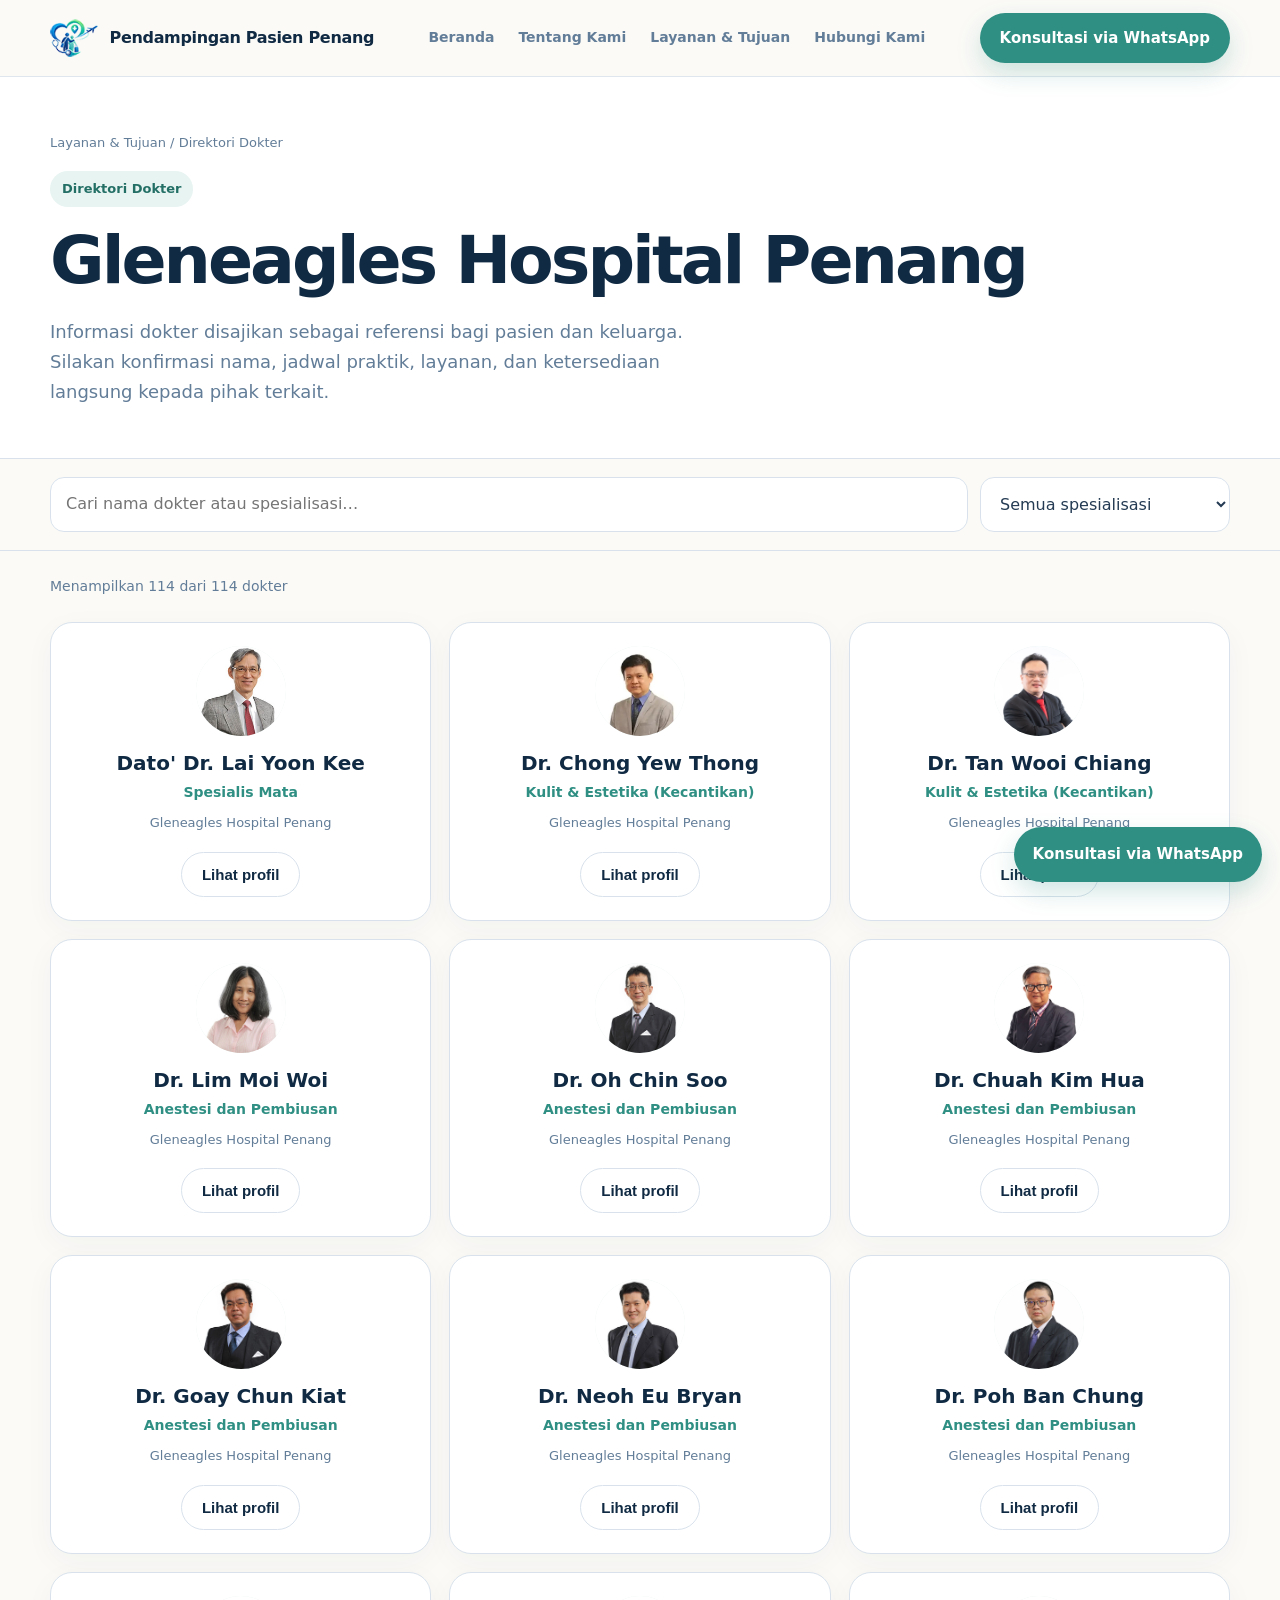
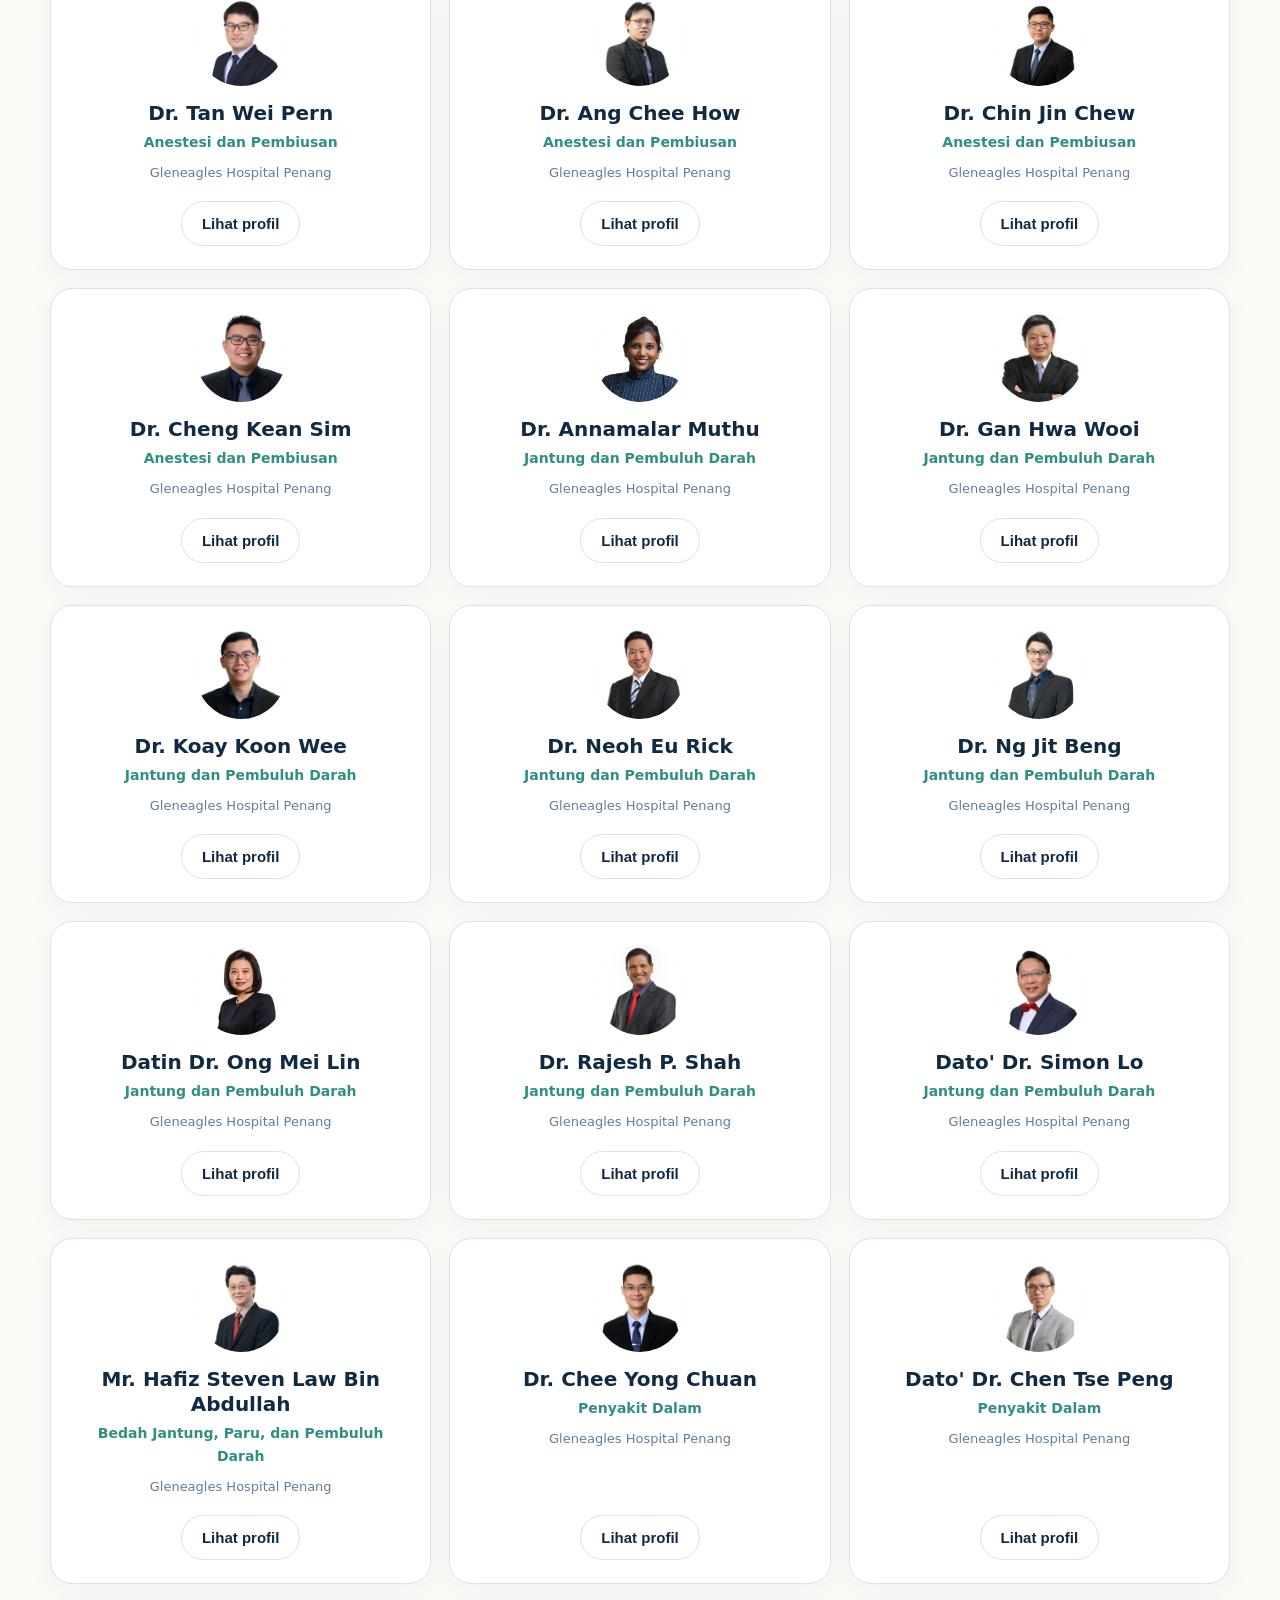
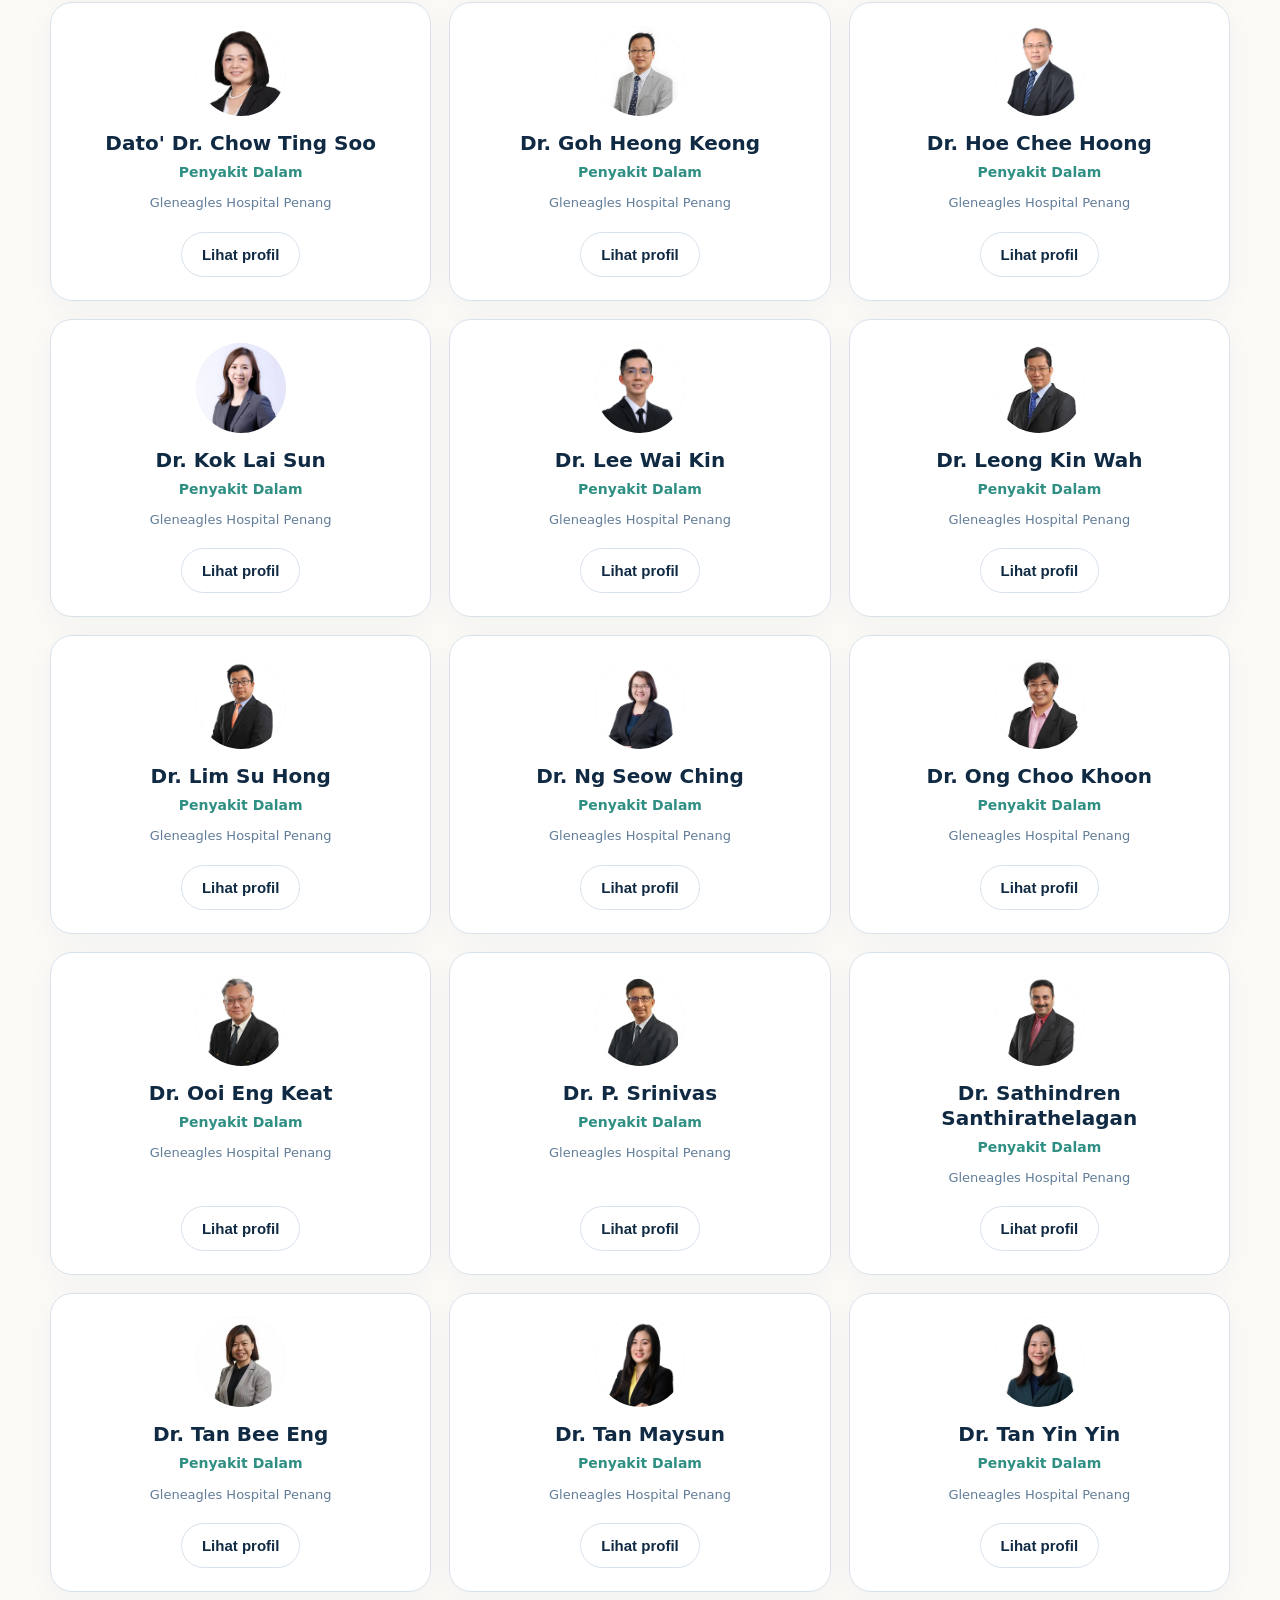
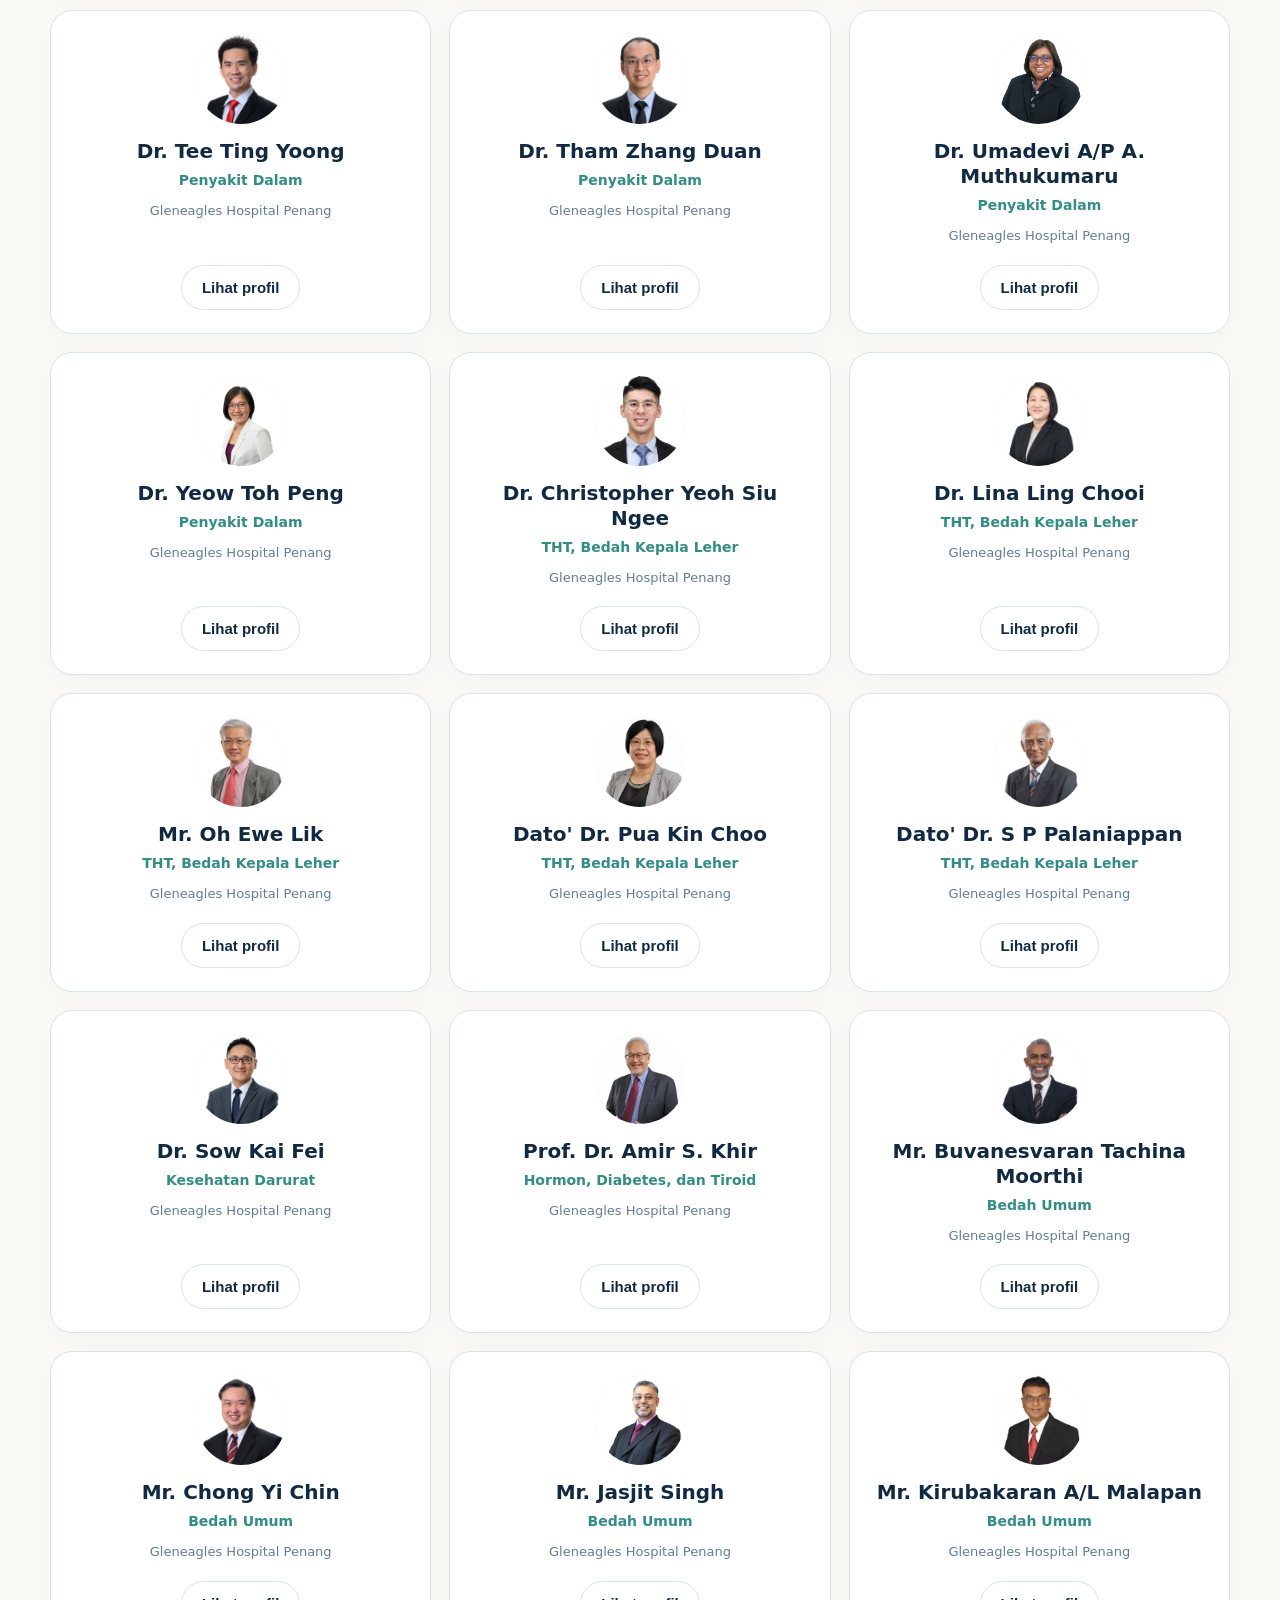
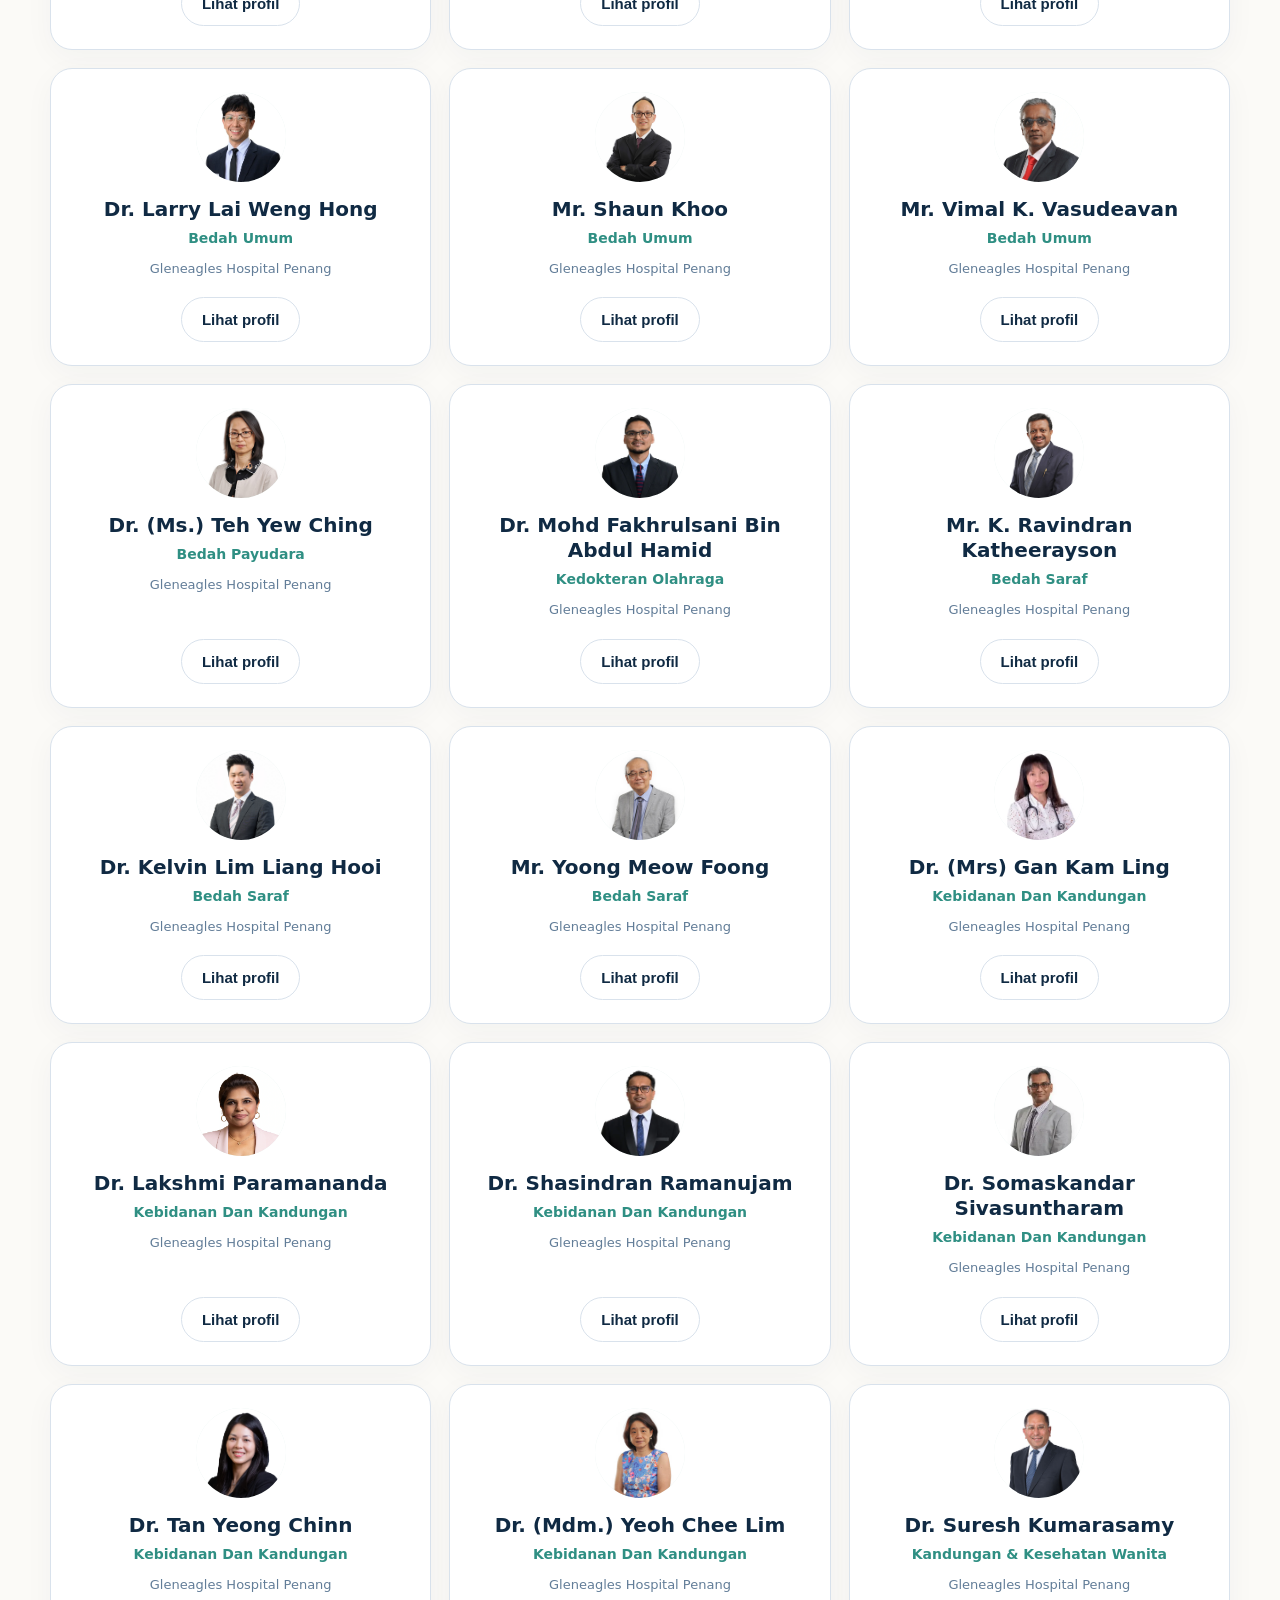
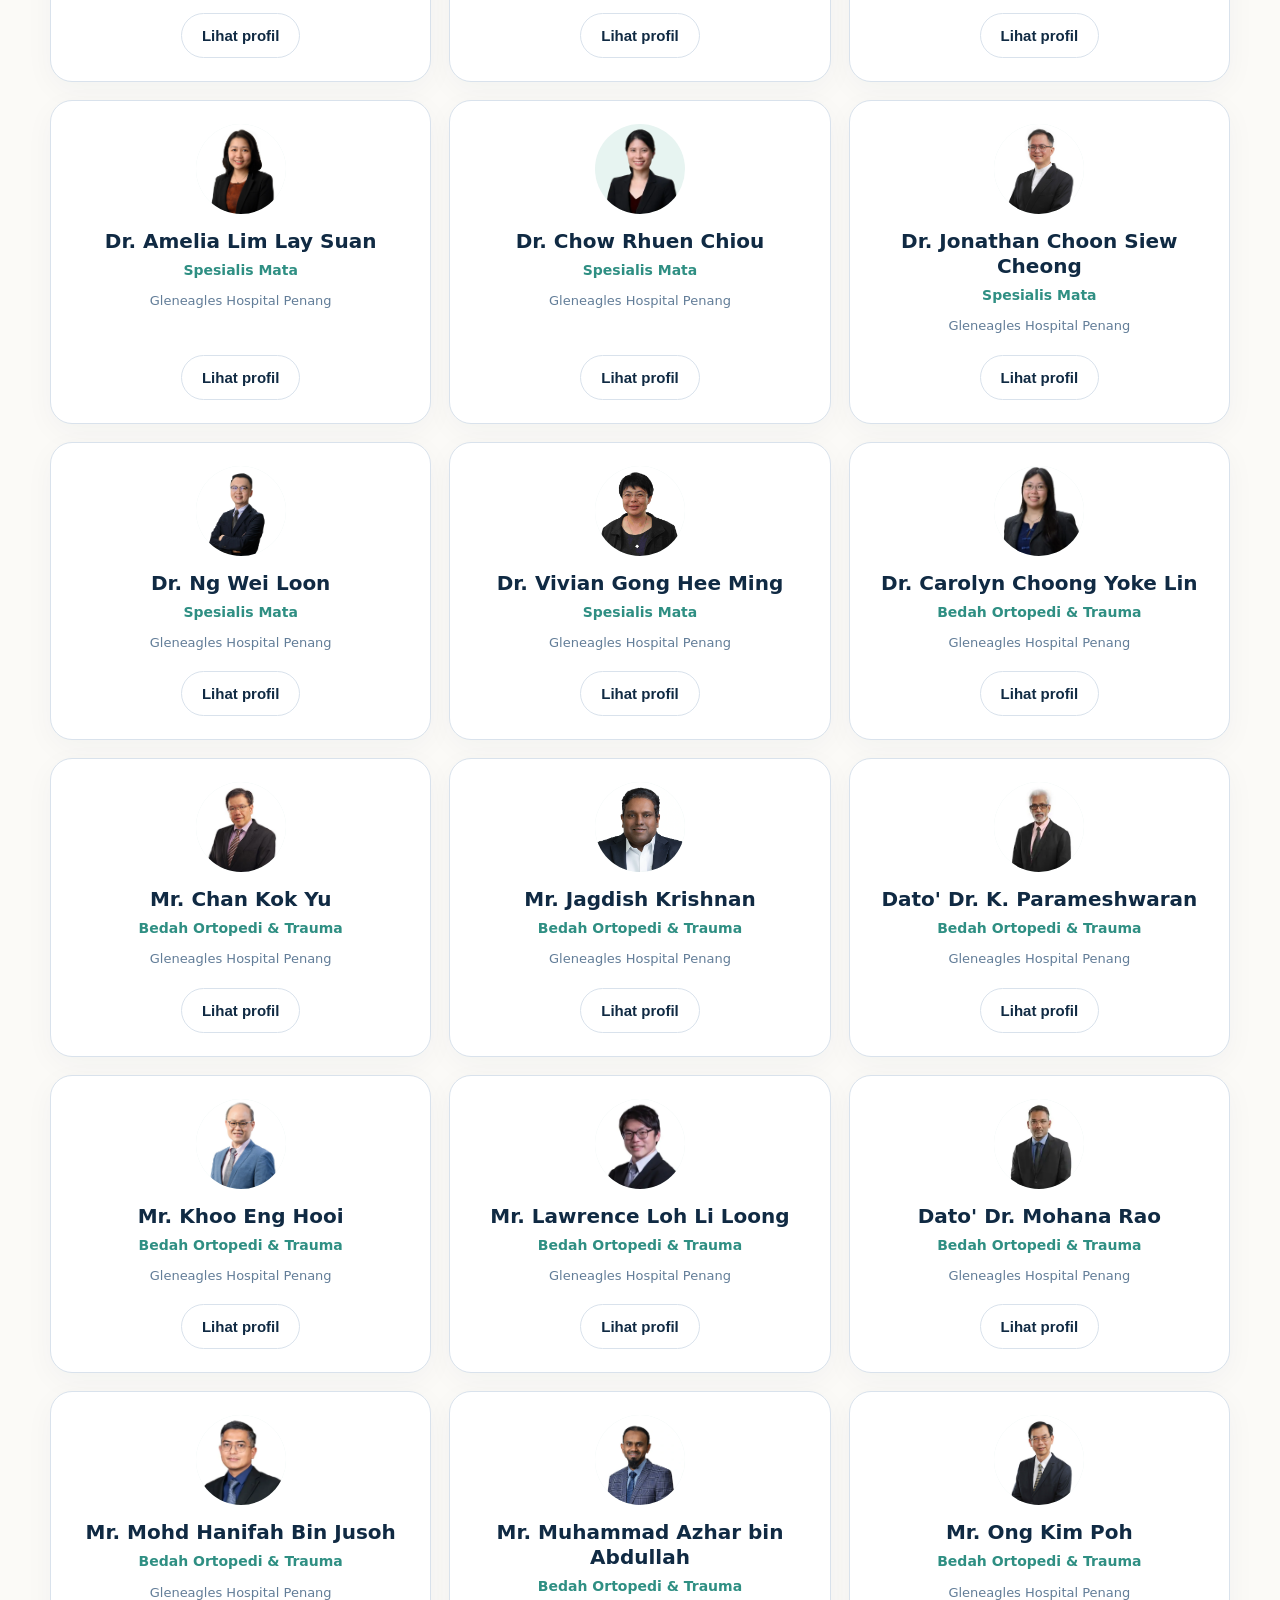
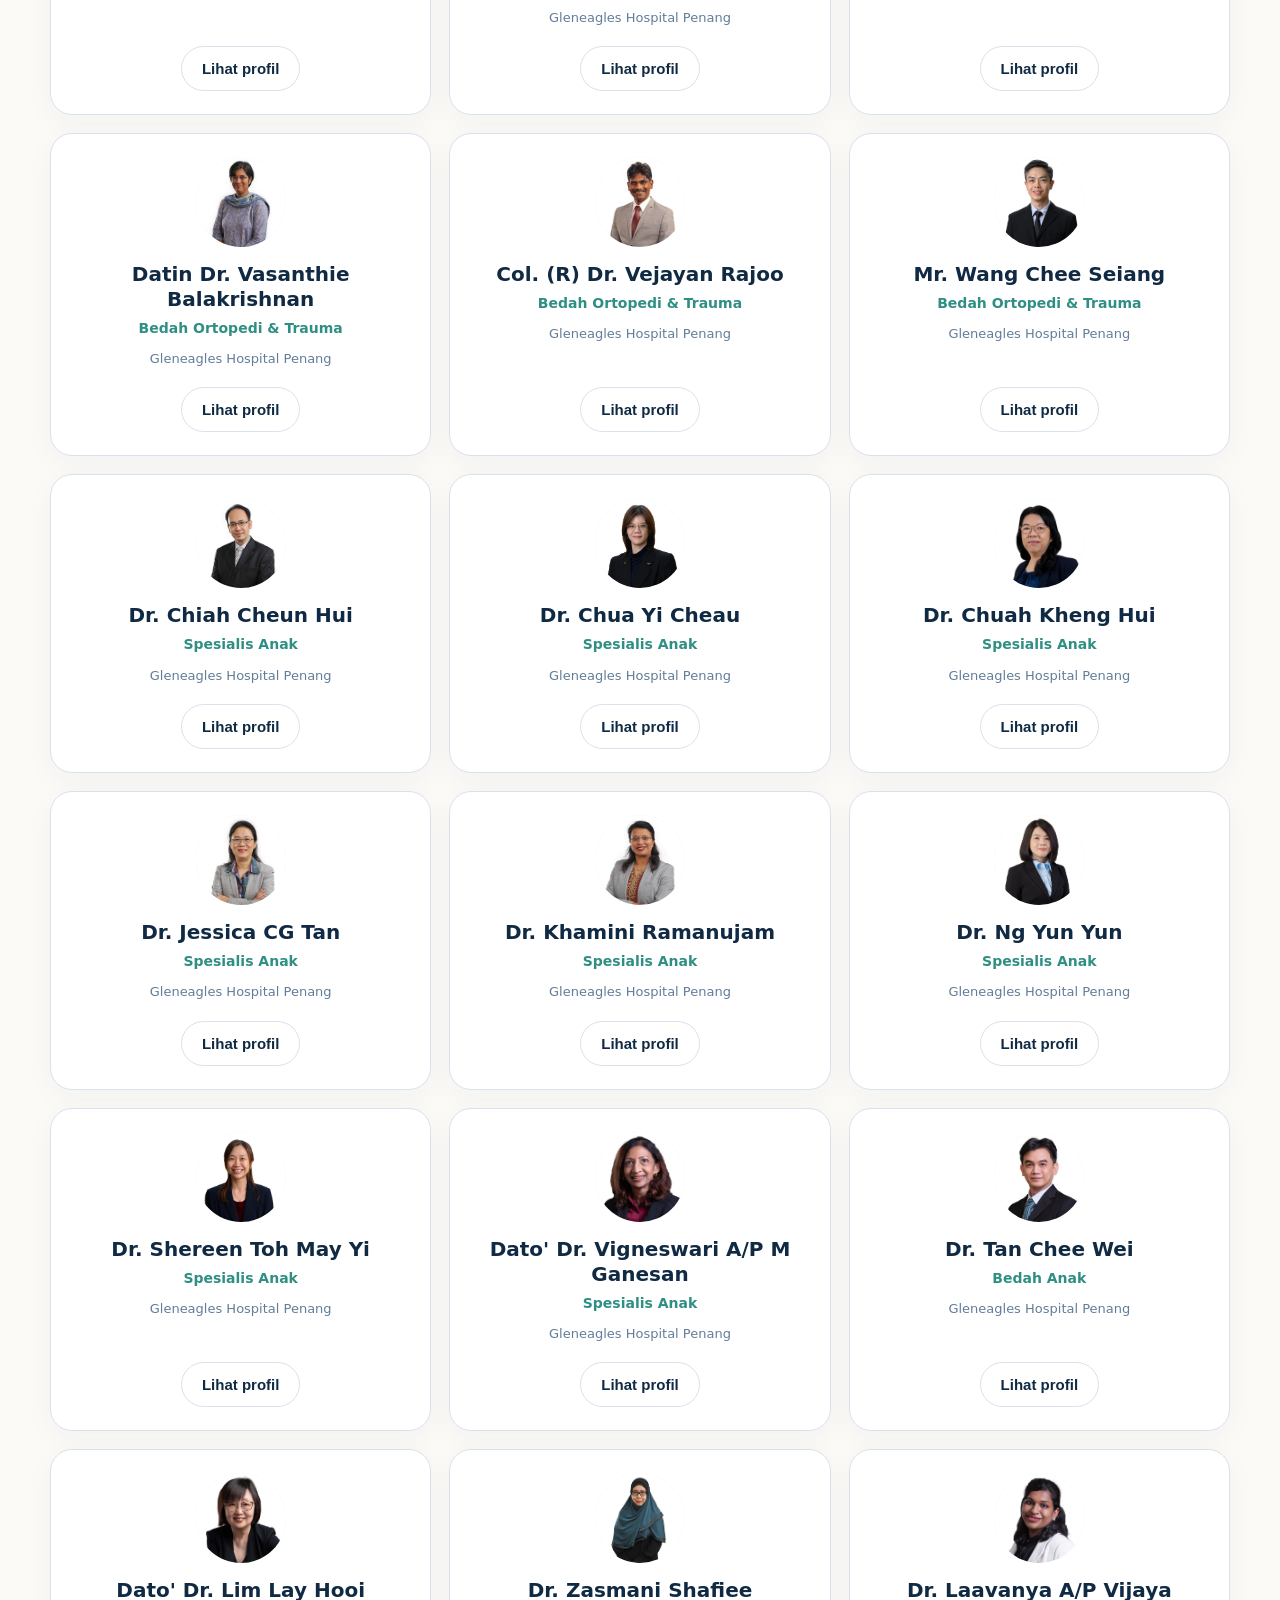
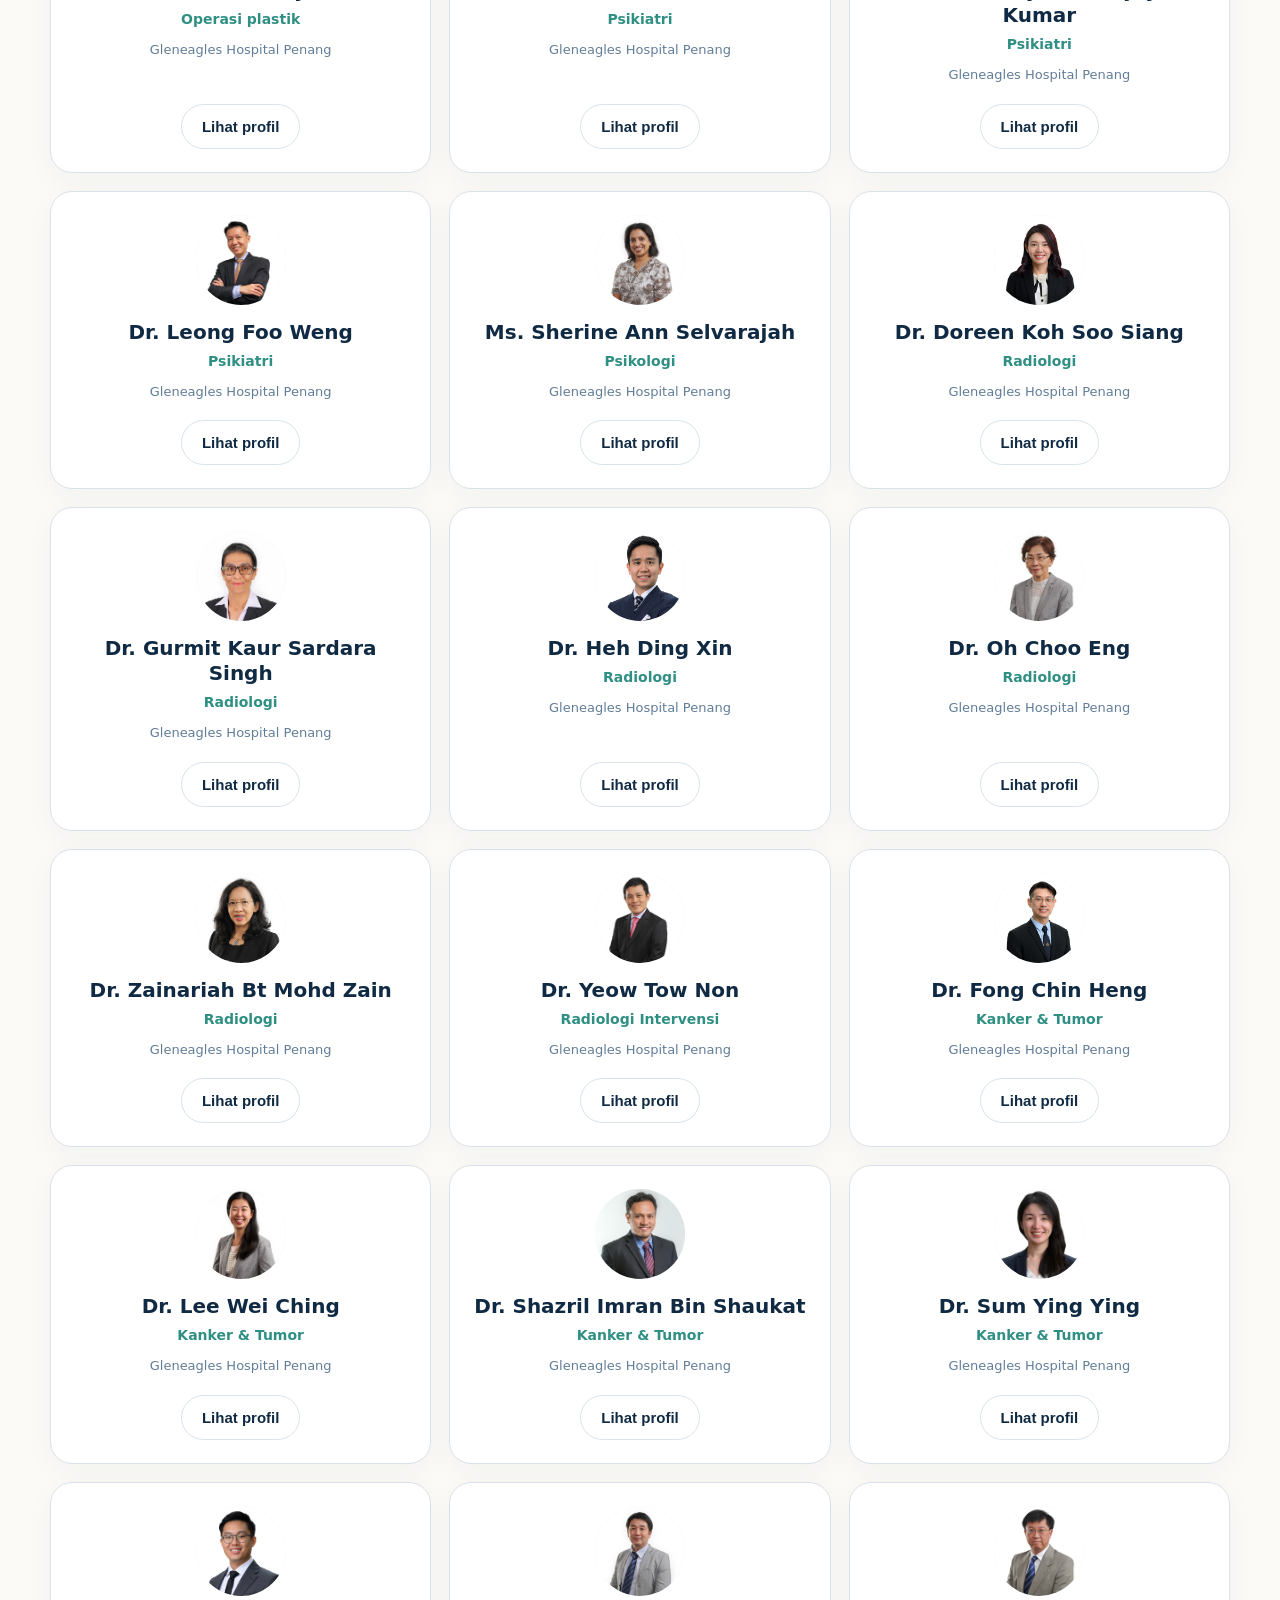
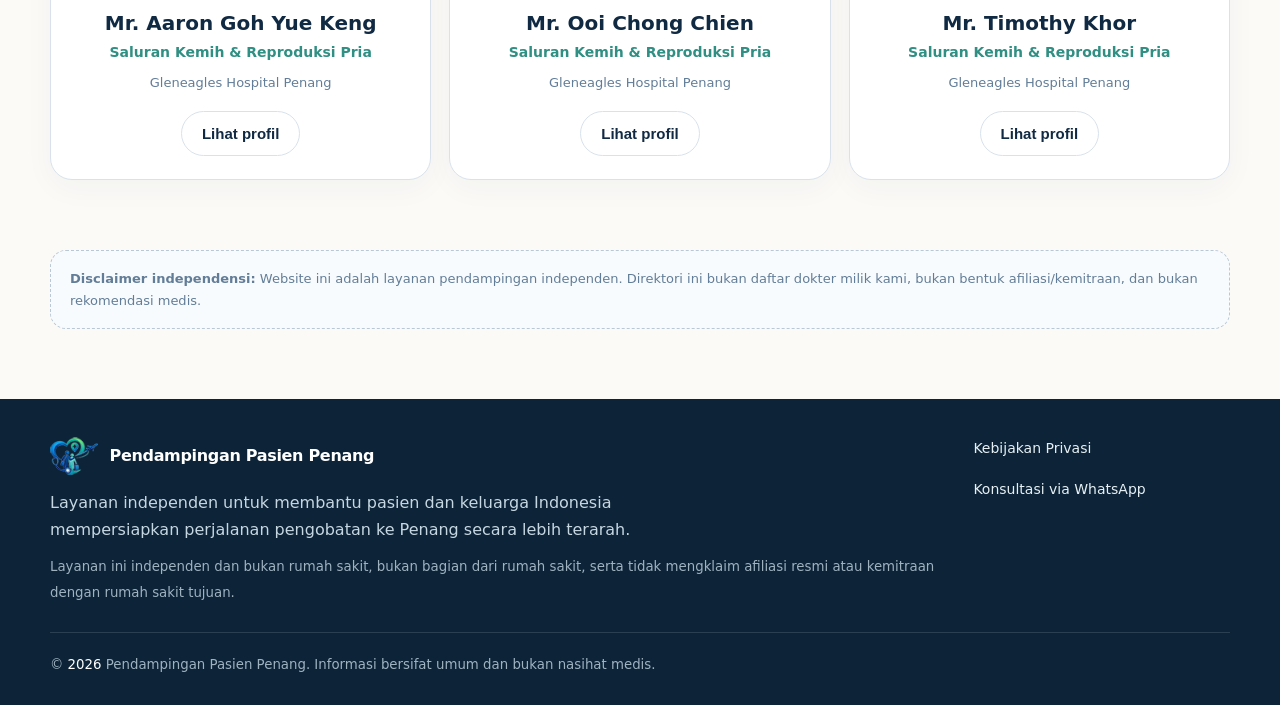
<file: dokter/gleneagles.html>
<!doctype html>
<html lang="id">
  <head>
    <meta charset="utf-8" />
    <meta name="viewport" content="width=device-width,initial-scale=1" />
    <title>
      Direktori Dokter | Gleneagles Hospital Penang | Pendampingan Pasien Penang
    </title>
    <meta
      name="description"
      content="Direktori informasi dokter untuk referensi pasien. Layanan Pendampingan Pasien Penang bersifat independen dan tidak berafiliasi dengan rumah sakit atau dokter yang tercantum."
    />
    <link rel="stylesheet" href="../assets/style.css" />
  </head>
  <body>
    <header class="header">
      <div class="container nav">
        <a class="logo" href="../index.html" aria-label="Beranda"
          ><img
            class="logo-img"
            src="../img/Logo-pendampingan-pasien-penang.png"
            alt="Logo Pendampingan Pasien Penang"
          /><span>Pendampingan Pasien Penang</span></a
        >
        <nav class="nav-links" id="nav-menu" aria-label="Navigasi utama">
          <a href="../index.html">Beranda</a
          ><a href="../tentang-kami.html">Tentang Kami</a
          ><a href="../layanan-tujuan.html">Layanan &amp; Tujuan</a
          ><a href="../hubungi-kami.html">Hubungi Kami</a>
        </nav>
        <a class="btn btn-primary" data-whatsapp href="#"
          >Konsultasi via WhatsApp</a
        >
        <button
          class="btn btn-secondary mobile-menu"
          type="button"
          aria-expanded="false"
          aria-controls="nav-menu"
          id="menu-toggle"
        >
          Menu
        </button>
      </div>
    </header>
    <main>
      <section class="doctor-page-hero">
        <div class="container">
          <div class="doctor-breadcrumb">
            <a href="../layanan-tujuan.html">Layanan &amp; Tujuan</a> /
            Direktori Dokter
          </div>
          <span class="eyebrow">Direktori Dokter</span>
          <h1>Gleneagles Hospital Penang</h1>
          <p class="lead">
            Informasi dokter disajikan sebagai referensi bagi pasien dan
            keluarga. Silakan konfirmasi nama, jadwal praktik, layanan, dan
            ketersediaan langsung kepada pihak terkait.
          </p>
        </div>
      </section>
      <section class="doctor-toolbar">
        <div class="container">
          <div class="doctor-filters">
            <input
              id="doctor-search"
              type="search"
              placeholder="Cari nama dokter atau spesialisasi…"
              aria-label="Cari dokter"
            /><select id="doctor-specialty" aria-label="Filter spesialisasi">
              <option>Memuat…</option>
            </select>
          </div>
        </div>
      </section>
      <section id="doctor-directory" data-hospital="gleneagles">
        <div class="container">
          <p class="doctor-count" id="doctor-count">Memuat direktori…</p>
          <div class="doctor-grid" id="doctor-grid"></div>
          <div class="doctor-disclaimer">
            <strong>Disclaimer independensi:</strong> Website ini adalah layanan
            pendampingan independen. Direktori ini bukan daftar dokter milik
            kami, bukan bentuk afiliasi/kemitraan, dan bukan rekomendasi medis.
          </div>
        </div>
      </section>
      <div
        class="doctor-modal"
        id="doctor-modal"
        role="dialog"
        aria-modal="true"
        aria-labelledby="doctor-modal-name"
      >
        <div class="doctor-modal-box">
          <button
            class="doctor-modal-close"
            id="doctor-modal-close"
            type="button"
            aria-label="Tutup"
          >
            ×</button
          ><span class="eyebrow">Profil referensi</span>

          <div id="doctor-modal-avatar" class="doctor-avatar"></div>
          <h2 id="doctor-modal-name"></h2>
          <div class="doctor-specialty" id="doctor-modal-specialty"></div>
          <p>
            <span class="doctor-modal-label">Rumah sakit</span><br /><span
              id="doctor-modal-hospital"
            ></span>
          </p>
          <p>
            <span class="doctor-modal-label">Kualifikasi</span><br /><span
              id="doctor-modal-qualification"
            ></span>
          </p>
          <p class="doctor-modal-profile" id="doctor-modal-profile"></p>
          <a class="btn btn-primary" data-whatsapp href="#"
            >Konsultasi via WhatsApp</a
          >
        </div>
      </div>
    </main>
    <footer class="footer">
      <div class="container footer-grid">
        <div>
          <div class="logo" style="color: white">
            <img
              class="logo-img"
              src="../img/Logo-pendampingan-pasien-penang.png"
              alt="Logo Pendampingan Pasien Penang"
            /><span>Pendampingan Pasien Penang</span>
          </div>
          <p style="max-width: 600px; margin: 15px 0 10px">
            Layanan independen untuk membantu pasien dan keluarga Indonesia
            mempersiapkan perjalanan pengobatan ke Penang secara lebih terarah.
          </p>
          <small
            >Layanan ini independen dan bukan rumah sakit, bukan bagian dari
            rumah sakit, serta tidak mengklaim afiliasi resmi atau kemitraan
            dengan rumah sakit tujuan.</small
          >
        </div>
        <div>
          <div class="footer-links">
            <a href="../kebijakan-privasi.html">Kebijakan Privasi</a
            ><a data-whatsapp href="#">Konsultasi via WhatsApp</a>
          </div>
        </div>
      </div>
      <div
        class="container"
        style="
          margin-top: 26px;
          border-top: 1px solid rgba(255, 255, 255, 0.12);
          padding-top: 18px;
        "
      >
        <small
          >© <span data-year></span> Pendampingan Pasien Penang. Informasi
          bersifat umum dan bukan nasihat medis.</small
        >
      </div>
    </footer>
    <div class="floating-wa">
      <a class="btn btn-primary" data-whatsapp href="#"
        >Konsultasi via WhatsApp</a
      >
    </div>
    <script src="../assets/script.js"></script>
  </body>
</html>
</file>
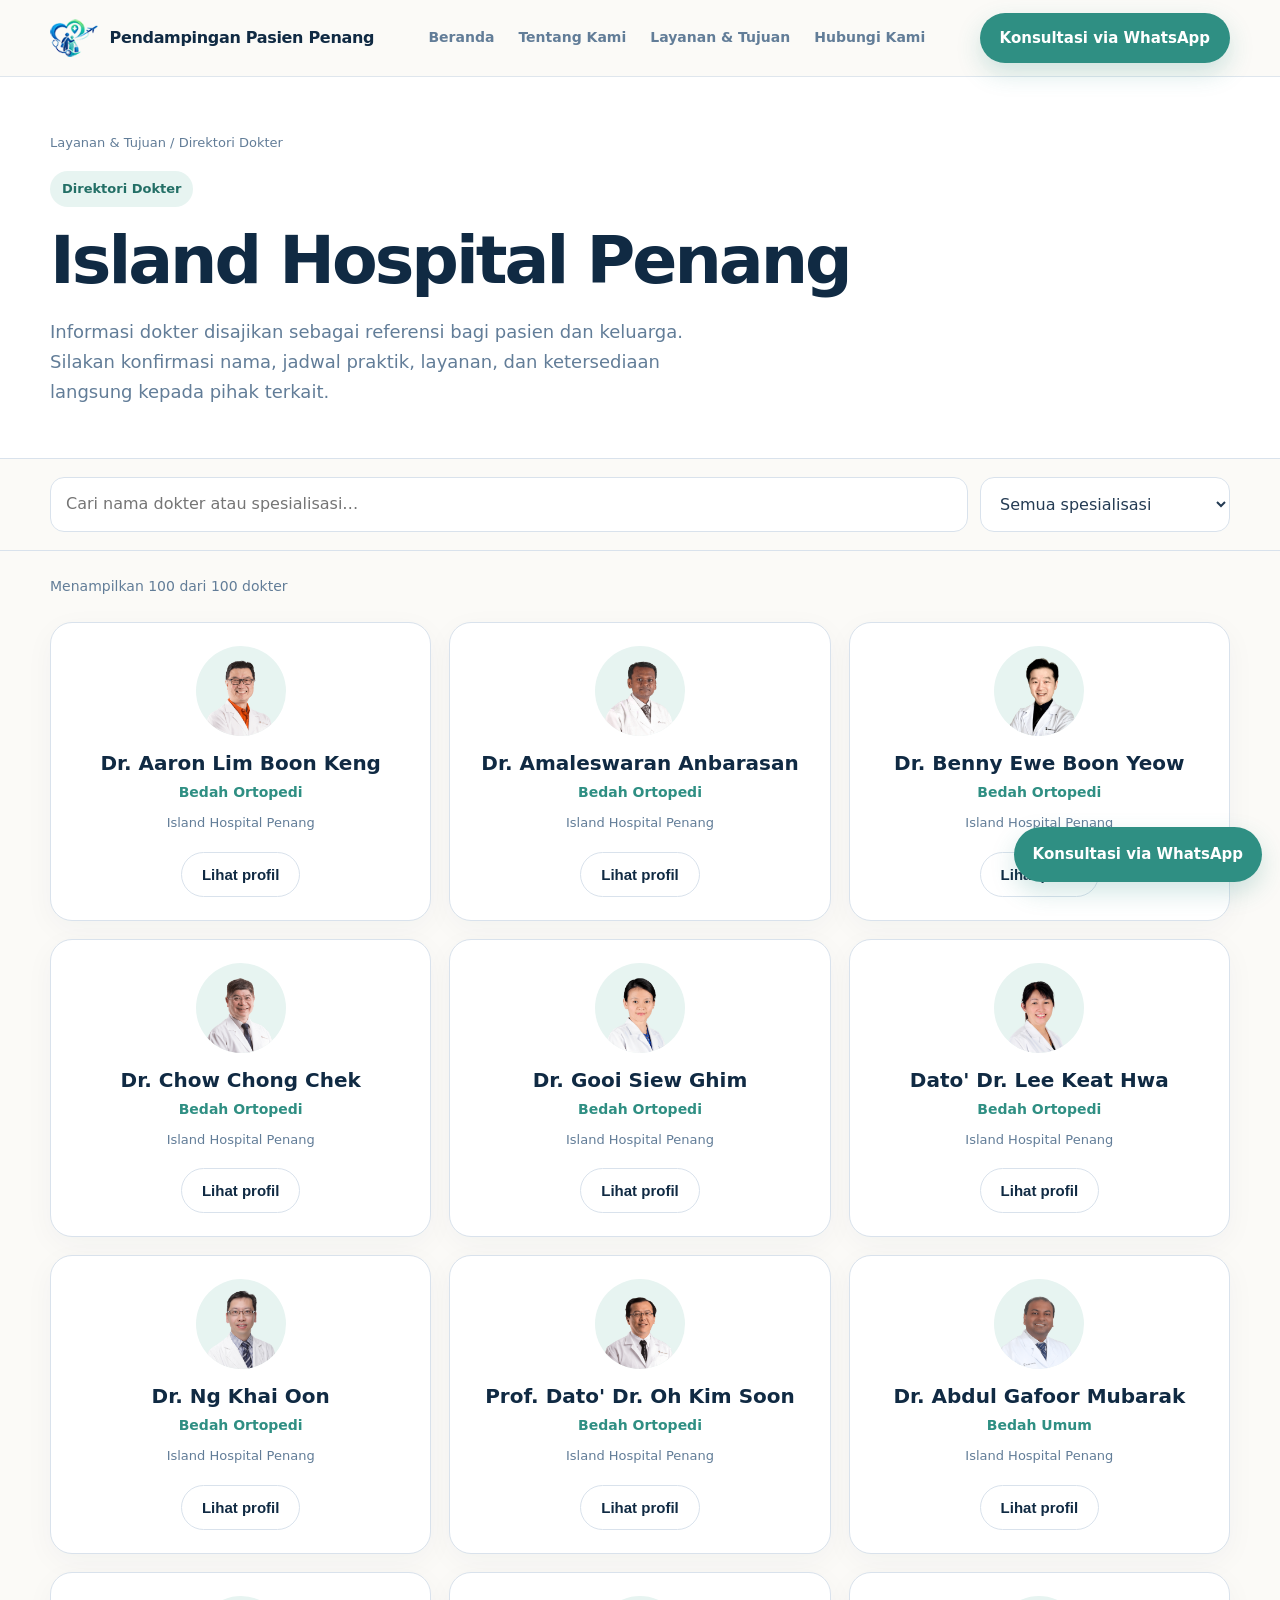
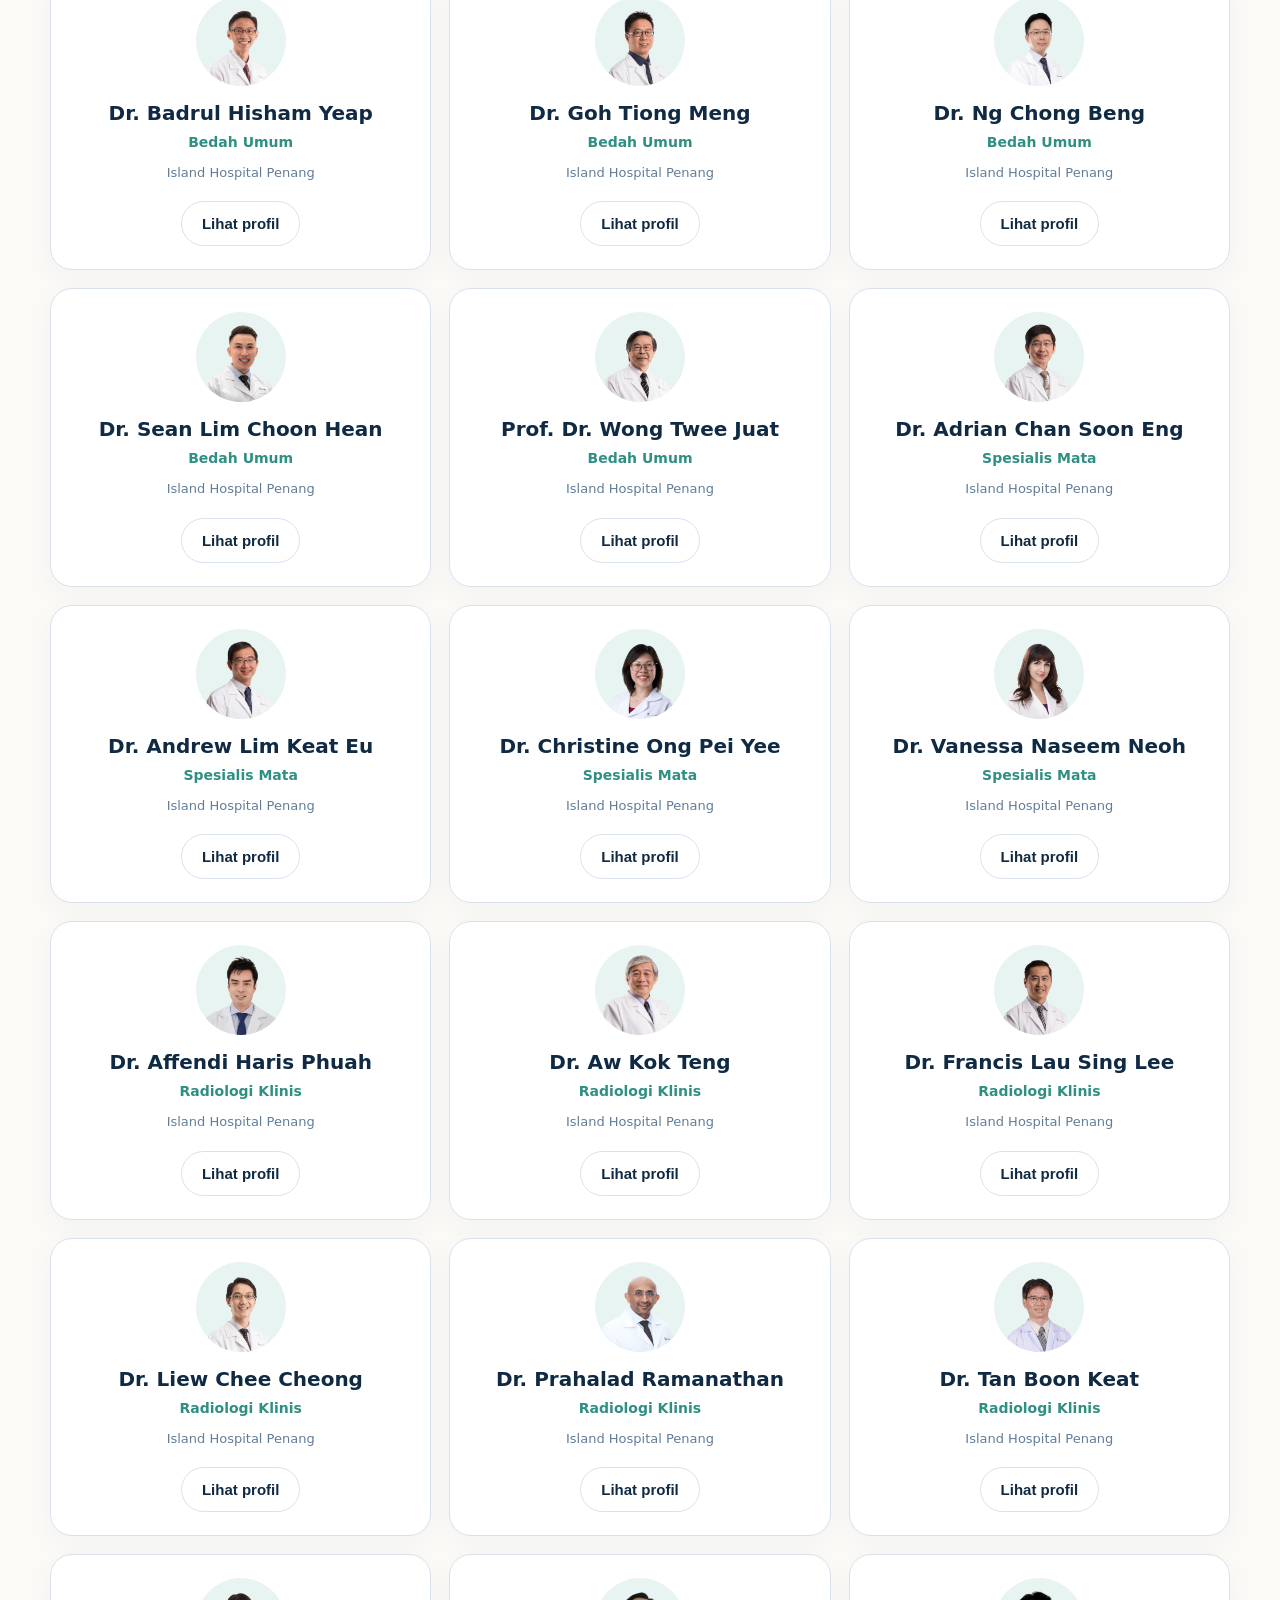
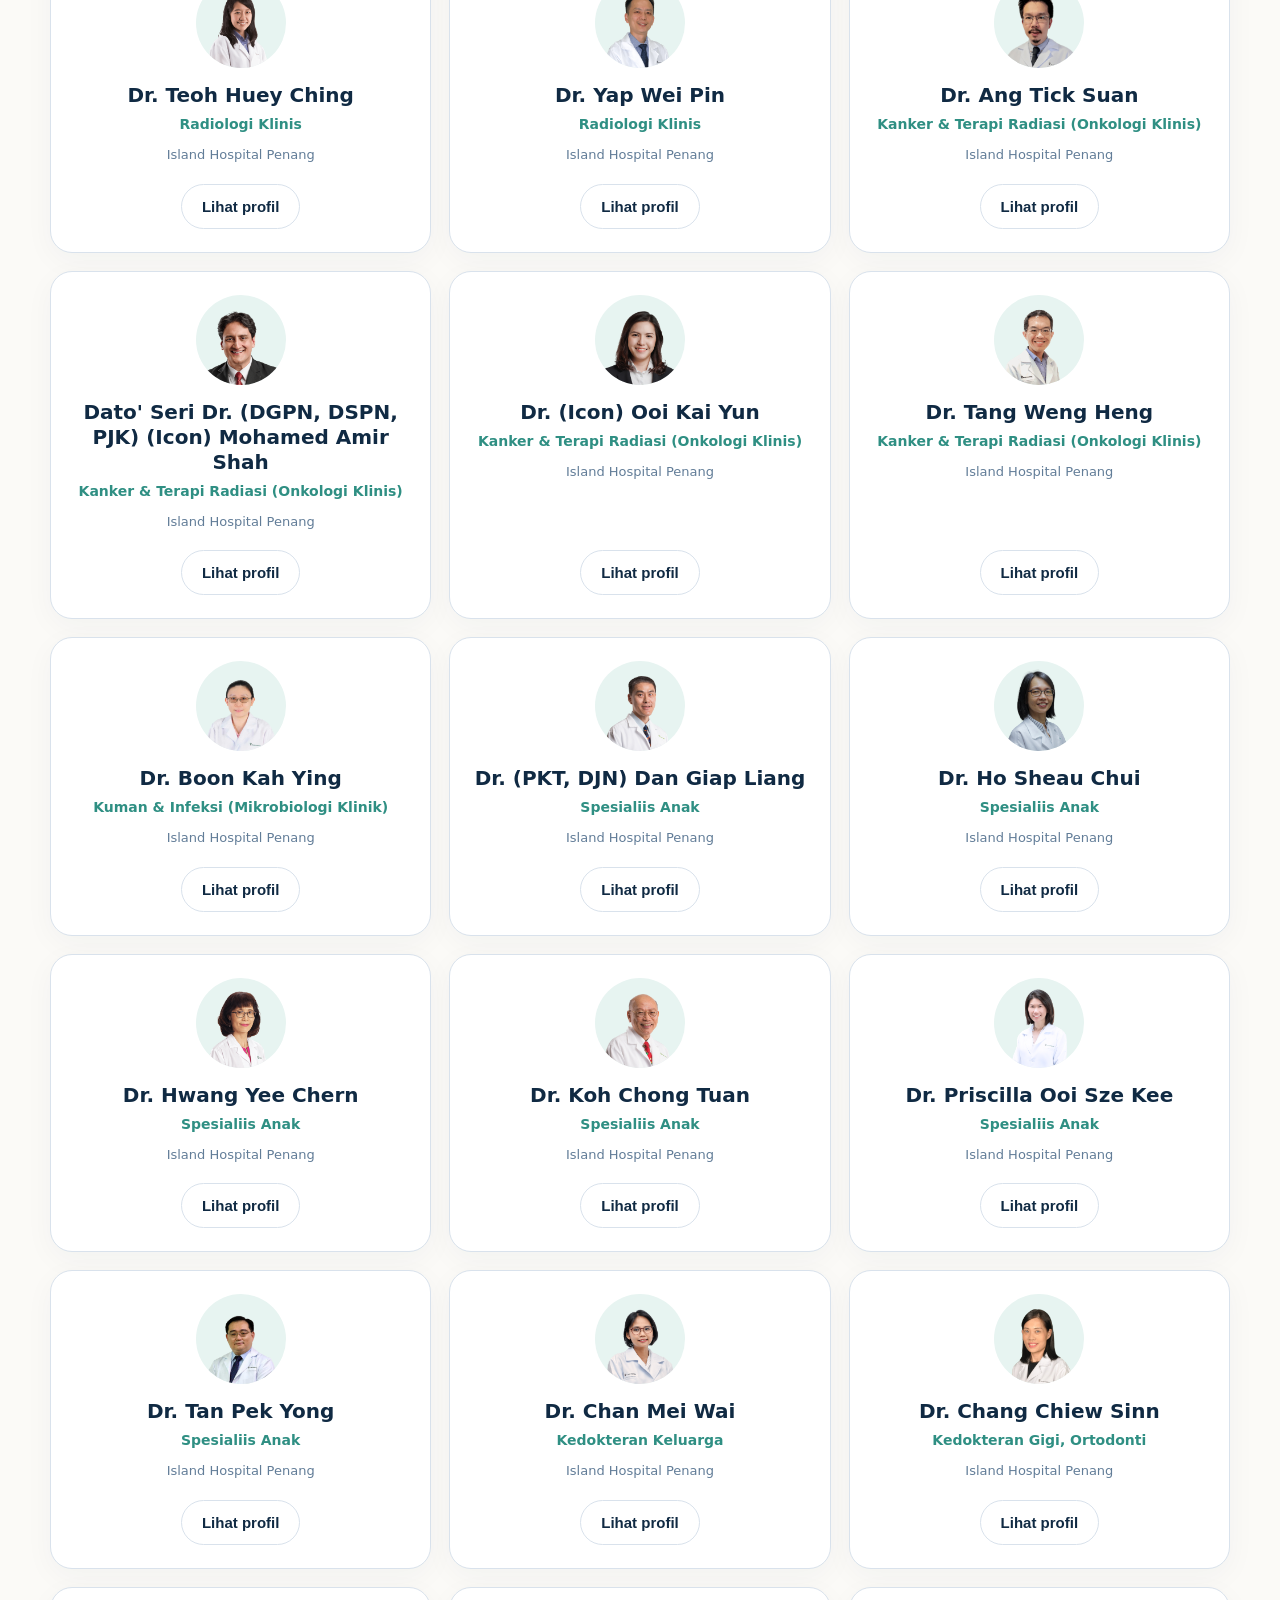
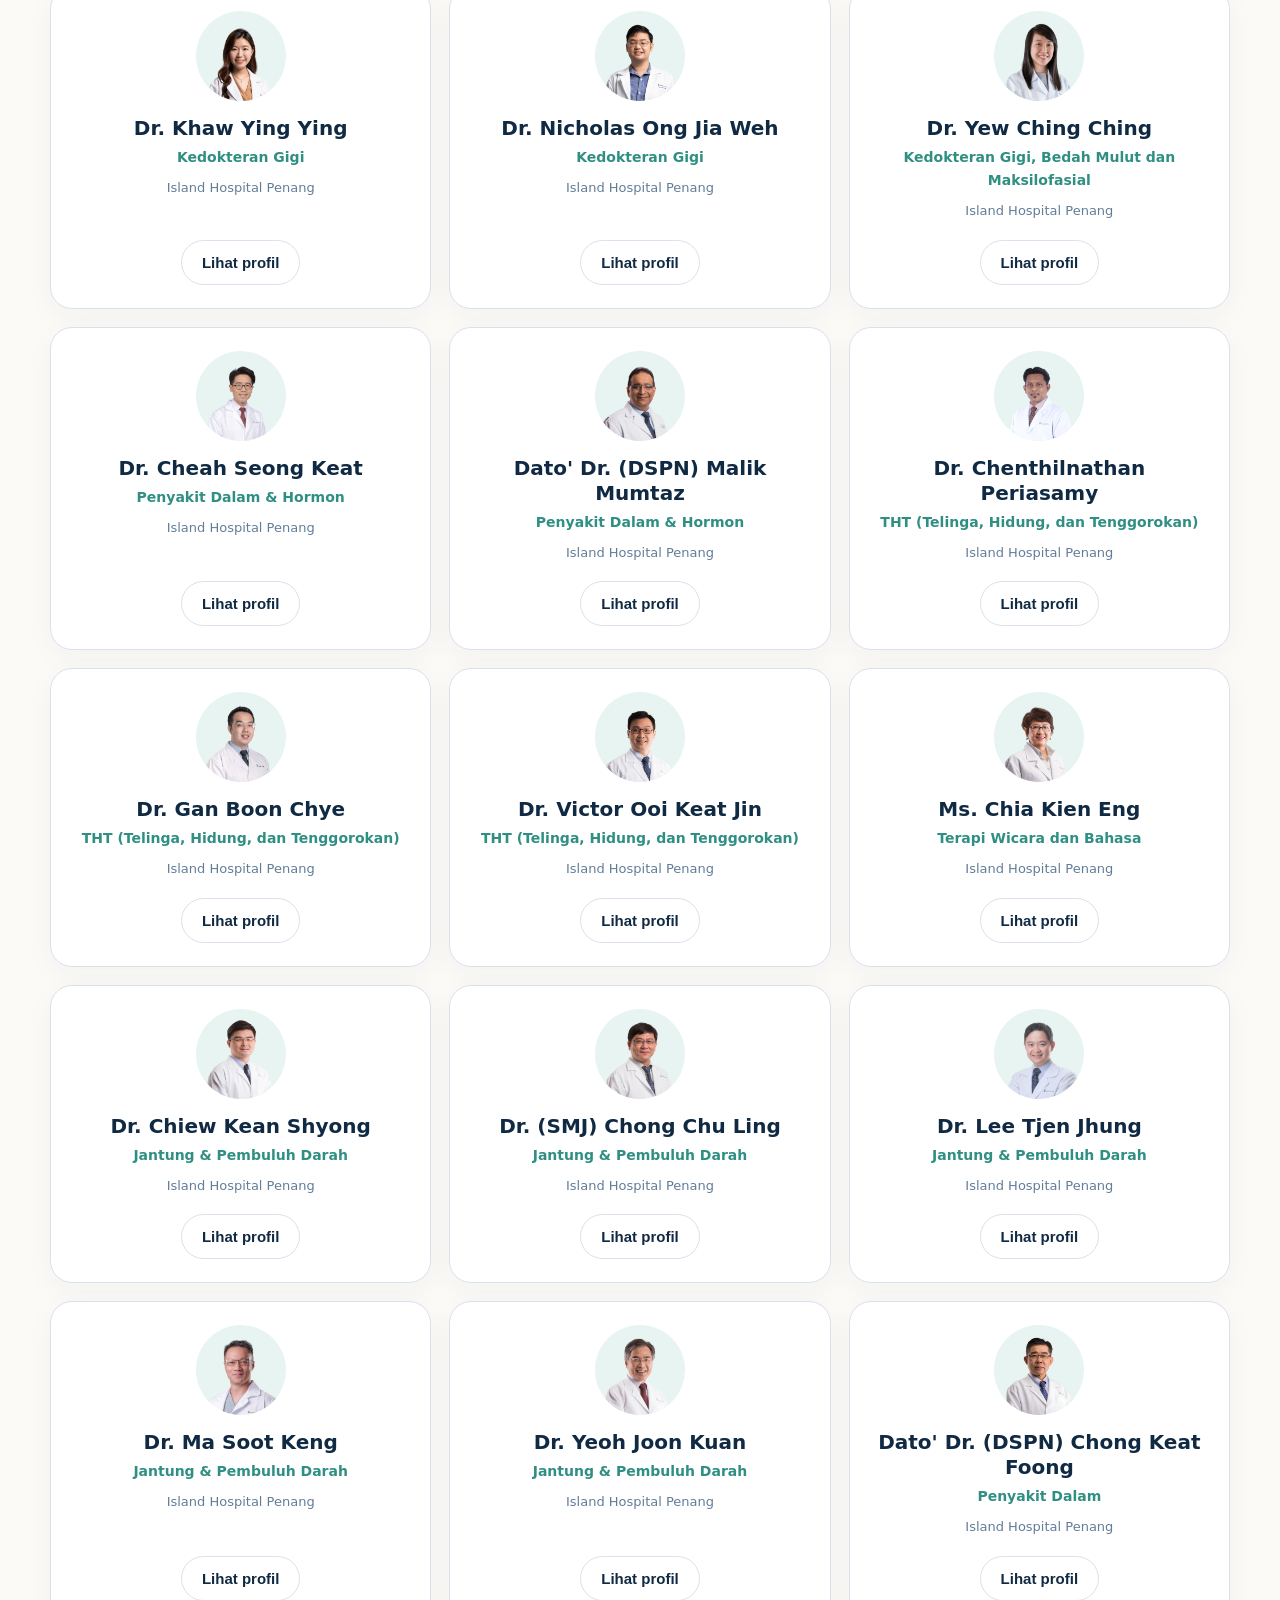
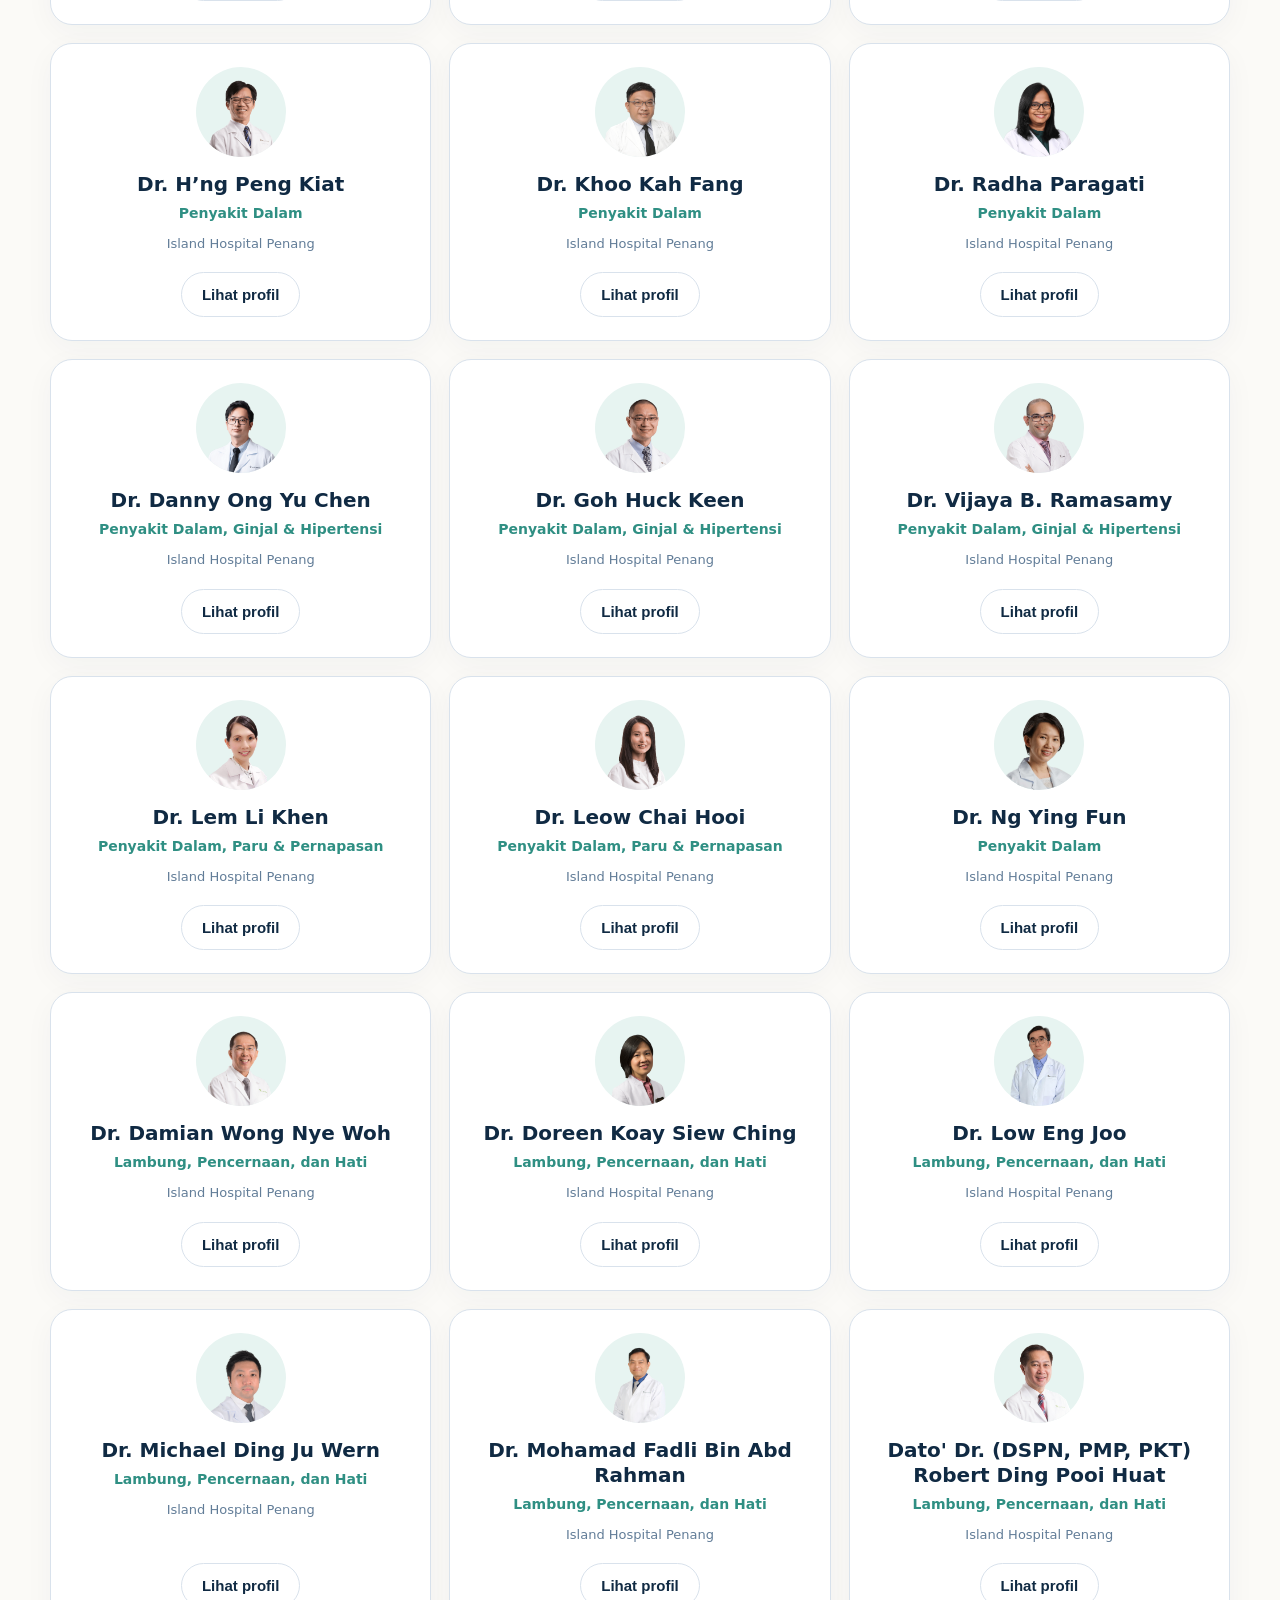
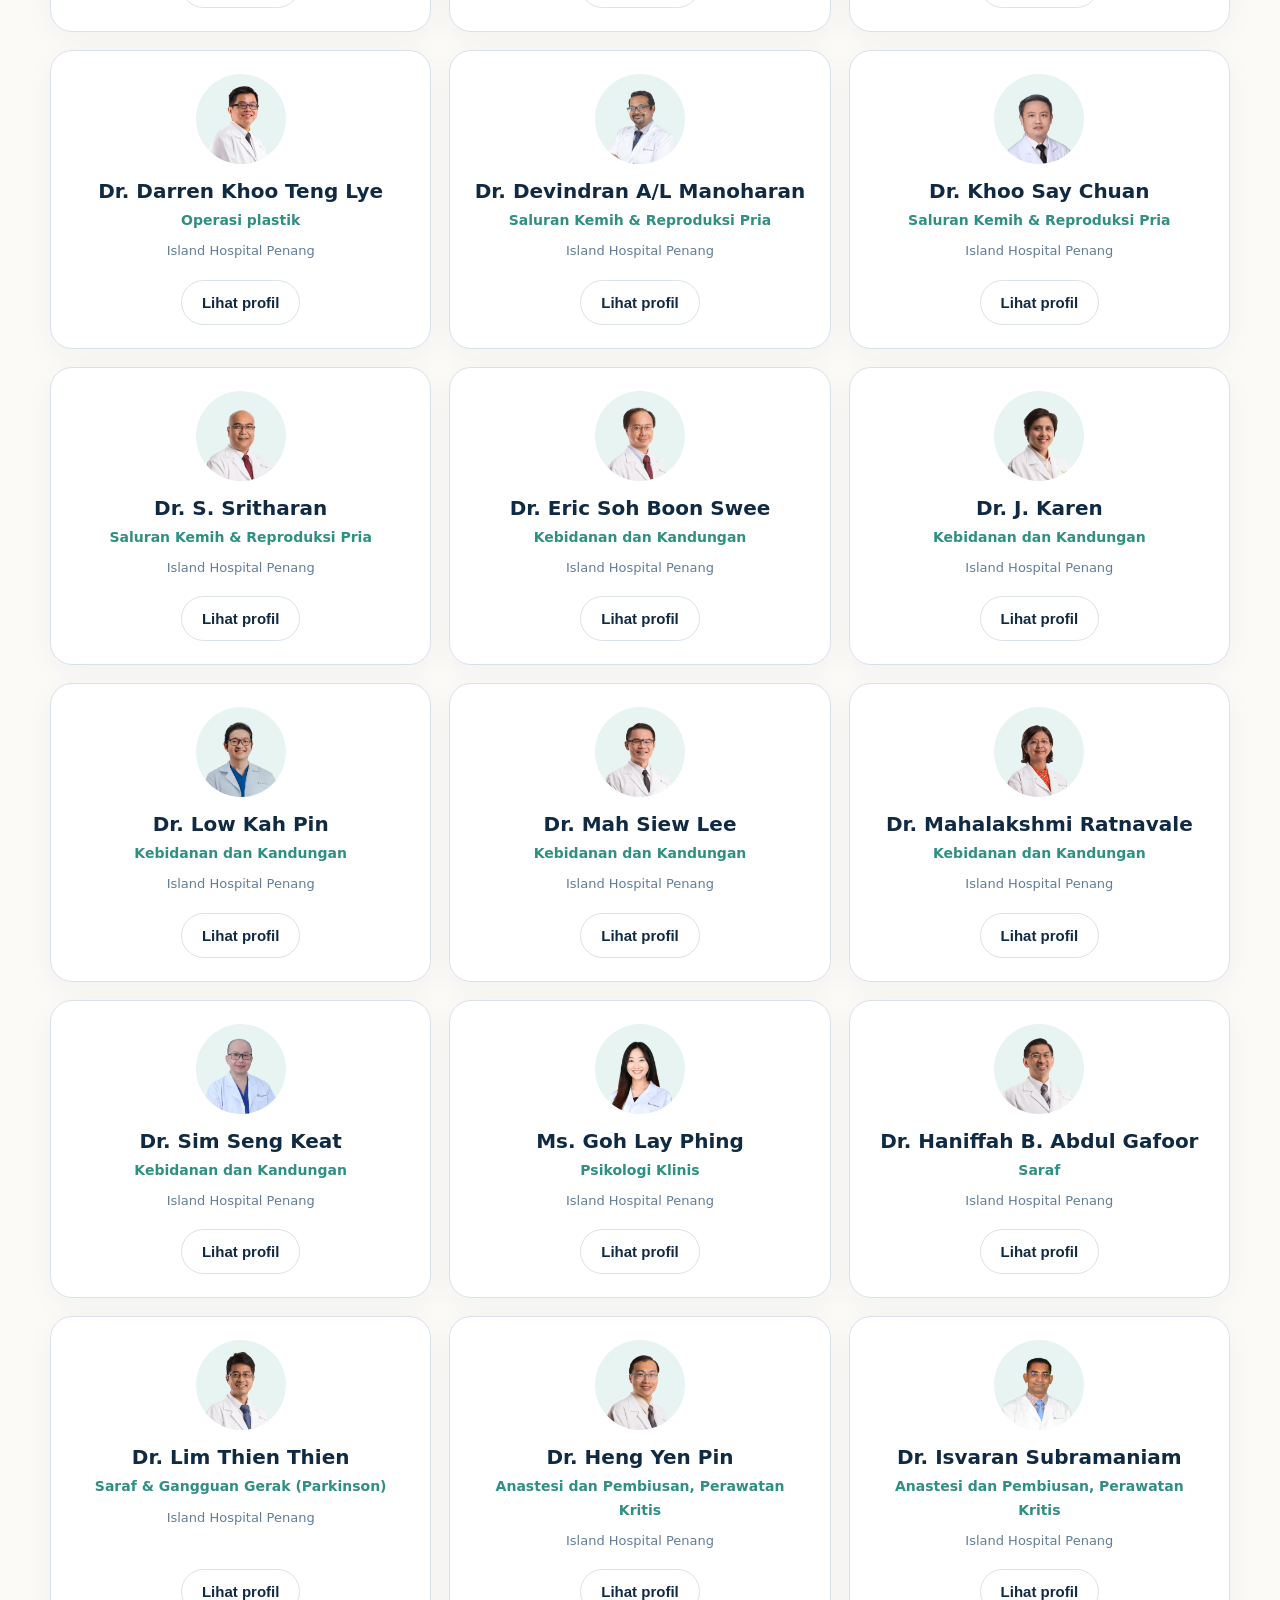
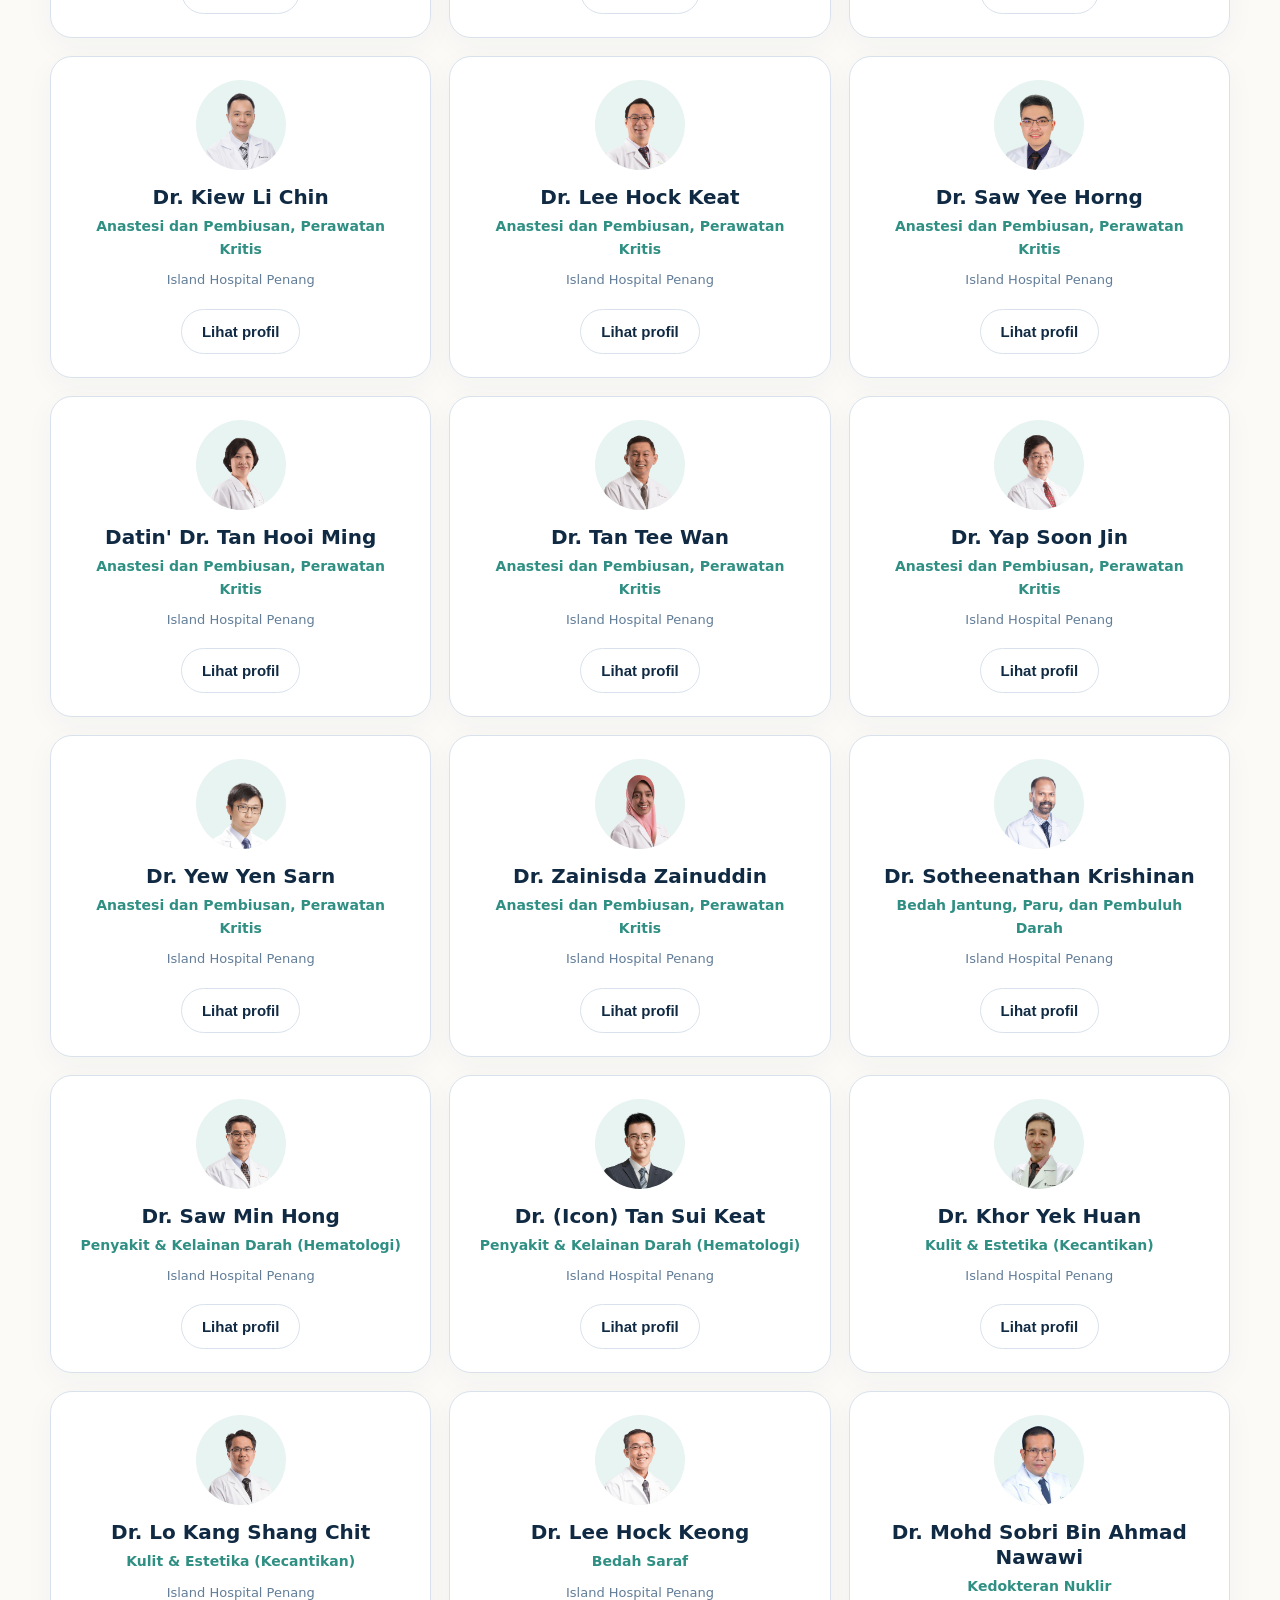
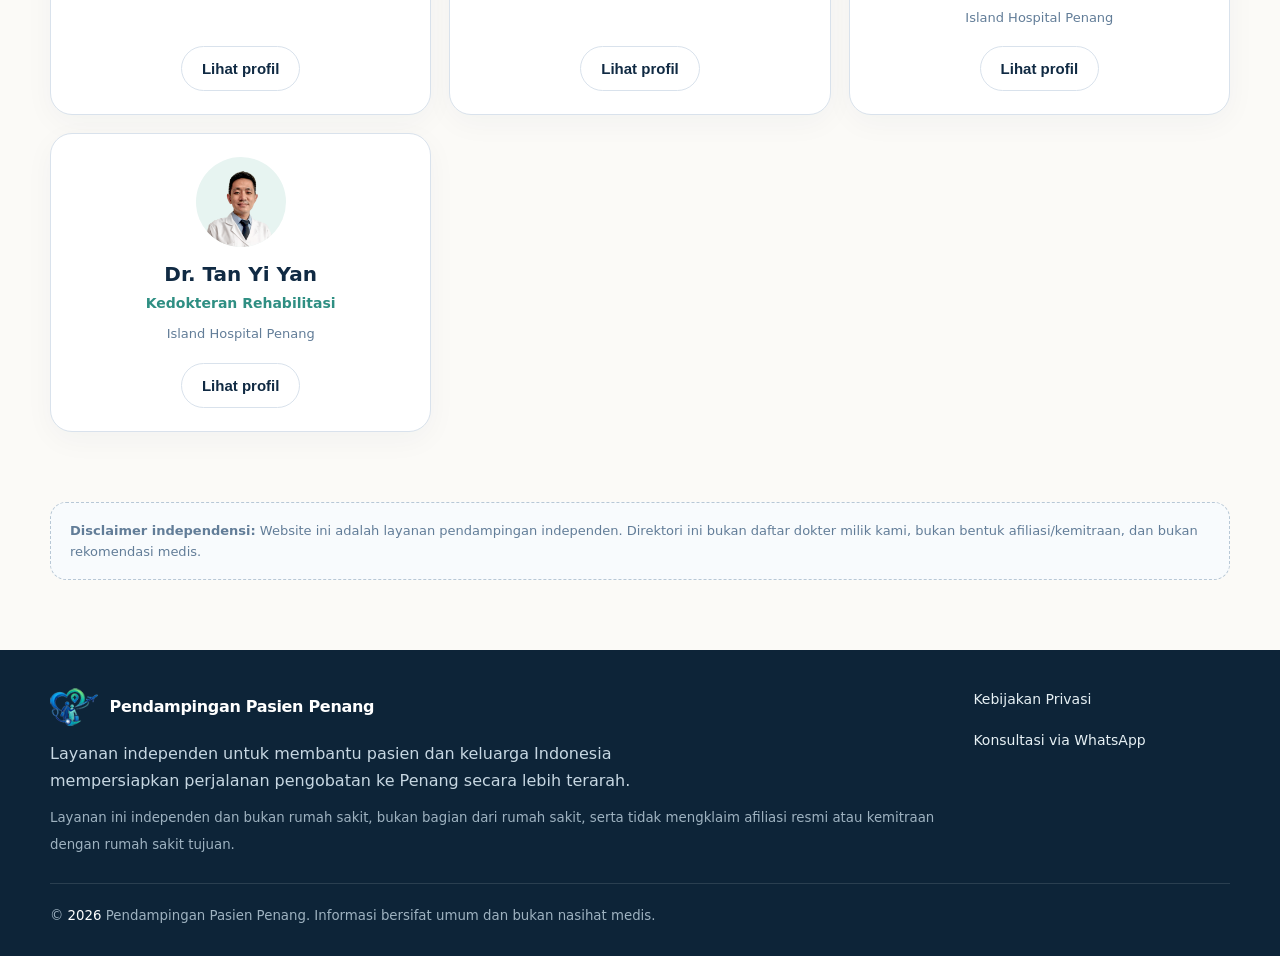
<file: dokter/island-hospital.html>
<!doctype html>
<html lang="id">
  <head>
    <meta charset="utf-8" />
    <meta name="viewport" content="width=device-width,initial-scale=1" />
    <title>
      Direktori Dokter | Island Hospital Penang | Pendampingan Pasien Penang
    </title>
    <meta
      name="description"
      content="Direktori informasi dokter untuk referensi pasien. Layanan Pendampingan Pasien Penang bersifat independen dan tidak berafiliasi dengan rumah sakit atau dokter yang tercantum."
    />
    <link rel="stylesheet" href="../assets/style.css" />
  </head>
  <body>
    <header class="header">
      <div class="container nav">
        <a class="logo" href="../index.html" aria-label="Beranda"
          ><img
            class="logo-img"
            src="../img/Logo-pendampingan-pasien-penang.png"
            alt="Logo Pendampingan Pasien Penang"
          /><span>Pendampingan Pasien Penang</span></a
        >
        <nav class="nav-links" id="nav-menu" aria-label="Navigasi utama">
          <a href="../index.html">Beranda</a
          ><a href="../tentang-kami.html">Tentang Kami</a
          ><a href="../layanan-tujuan.html">Layanan &amp; Tujuan</a
          ><a href="../hubungi-kami.html">Hubungi Kami</a>
        </nav>
        <a class="btn btn-primary" data-whatsapp href="#"
          >Konsultasi via WhatsApp</a
        >
        <button
          class="btn btn-secondary mobile-menu"
          type="button"
          aria-expanded="false"
          aria-controls="nav-menu"
          id="menu-toggle"
        >
          Menu
        </button>
      </div>
    </header>
    <main>
      <section class="doctor-page-hero">
        <div class="container">
          <div class="doctor-breadcrumb">
            <a href="../layanan-tujuan.html">Layanan &amp; Tujuan</a> /
            Direktori Dokter
          </div>
          <span class="eyebrow">Direktori Dokter</span>
          <h1>Island Hospital Penang</h1>
          <p class="lead">
            Informasi dokter disajikan sebagai referensi bagi pasien dan
            keluarga. Silakan konfirmasi nama, jadwal praktik, layanan, dan
            ketersediaan langsung kepada pihak terkait.
          </p>
        </div>
      </section>
      <section class="doctor-toolbar">
        <div class="container">
          <div class="doctor-filters">
            <input
              id="doctor-search"
              type="search"
              placeholder="Cari nama dokter atau spesialisasi…"
              aria-label="Cari dokter"
            /><select id="doctor-specialty" aria-label="Filter spesialisasi">
              <option>Memuat…</option>
            </select>
          </div>
        </div>
      </section>
      <section id="doctor-directory" data-hospital="island">
        <div class="container">
          <p class="doctor-count" id="doctor-count">Memuat direktori…</p>
          <div class="doctor-grid" id="doctor-grid"></div>
          <div class="doctor-disclaimer">
            <strong>Disclaimer independensi:</strong> Website ini adalah layanan
            pendampingan independen. Direktori ini bukan daftar dokter milik
            kami, bukan bentuk afiliasi/kemitraan, dan bukan rekomendasi medis.
          </div>
        </div>
      </section>
      <div
        class="doctor-modal"
        id="doctor-modal"
        role="dialog"
        aria-modal="true"
        aria-labelledby="doctor-modal-name"
      >
        <div class="doctor-modal-box">
          <button
            class="doctor-modal-close"
            id="doctor-modal-close"
            type="button"
            aria-label="Tutup"
          >
            ×</button
          ><span class="eyebrow">Profil referensi</span>
          <div id="doctor-modal-avatar" class="doctor-avatar"></div>
          <h2 id="doctor-modal-name"></h2>
          <div class="doctor-specialty" id="doctor-modal-specialty"></div>
          <p>
            <span class="doctor-modal-label">Rumah sakit</span><br /><span
              id="doctor-modal-hospital"
            ></span>
          </p>
          <p>
            <span class="doctor-modal-label">Kualifikasi</span><br /><span
              id="doctor-modal-qualification"
            ></span>
          </p>
          <p class="doctor-modal-profile" id="doctor-modal-profile"></p>
          <a class="btn btn-primary" data-whatsapp href="#"
            >Konsultasi via WhatsApp</a
          >
        </div>
      </div>
    </main>
    <footer class="footer">
      <div class="container footer-grid">
        <div>
          <div class="logo" style="color: white">
            <img
              class="logo-img"
              src="../img/Logo-pendampingan-pasien-penang.png"
              alt="Logo Pendampingan Pasien Penang"
            /><span>Pendampingan Pasien Penang</span>
          </div>
          <p style="max-width: 600px; margin: 15px 0 10px">
            Layanan independen untuk membantu pasien dan keluarga Indonesia
            mempersiapkan perjalanan pengobatan ke Penang secara lebih terarah.
          </p>
          <small
            >Layanan ini independen dan bukan rumah sakit, bukan bagian dari
            rumah sakit, serta tidak mengklaim afiliasi resmi atau kemitraan
            dengan rumah sakit tujuan.</small
          >
        </div>
        <div>
          <div class="footer-links">
            <a href="../kebijakan-privasi.html">Kebijakan Privasi</a
            ><a data-whatsapp href="#">Konsultasi via WhatsApp</a>
          </div>
        </div>
      </div>
      <div
        class="container"
        style="
          margin-top: 26px;
          border-top: 1px solid rgba(255, 255, 255, 0.12);
          padding-top: 18px;
        "
      >
        <small
          >© <span data-year></span> Pendampingan Pasien Penang. Informasi
          bersifat umum dan bukan nasihat medis.</small
        >
      </div>
    </footer>
    <div class="floating-wa">
      <a class="btn btn-primary" data-whatsapp href="#"
        >Konsultasi via WhatsApp</a
      >
    </div>
    <script src="../assets/script.js"></script>
  </body>
</html>
</file>
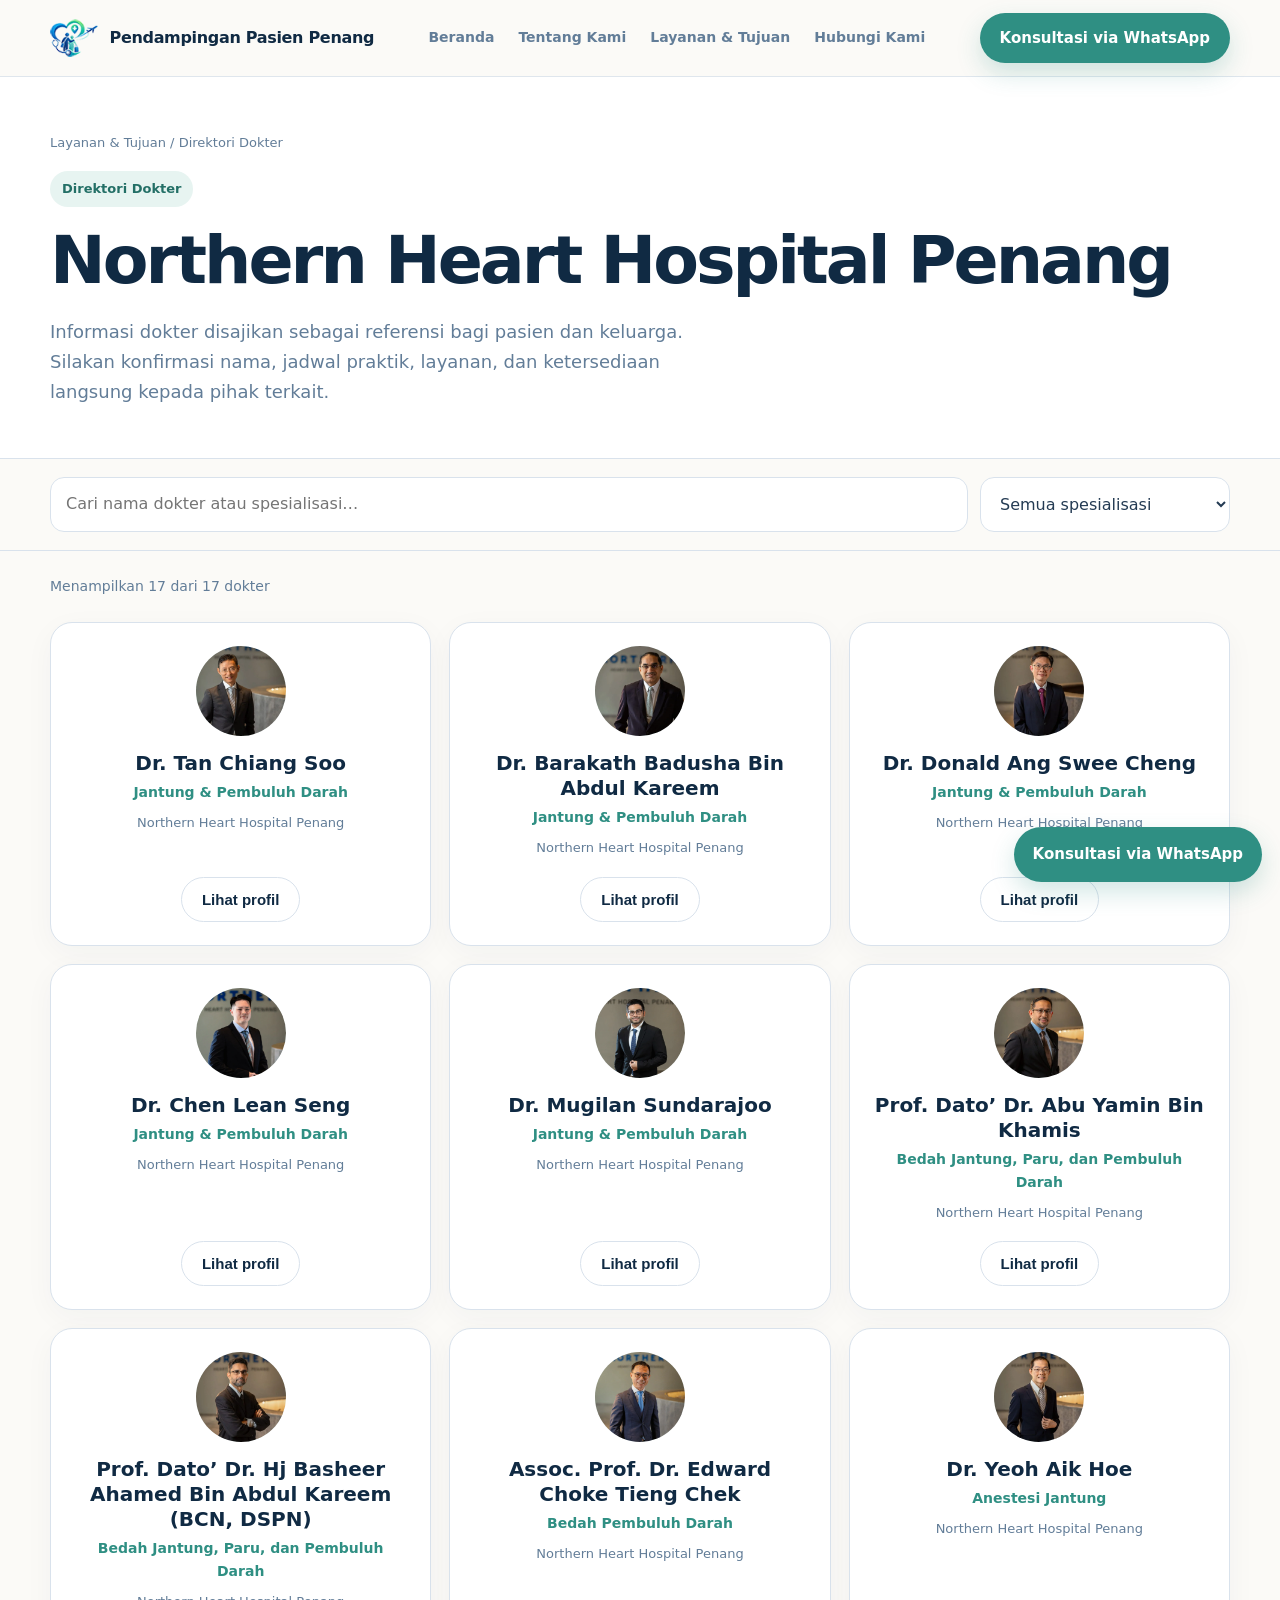
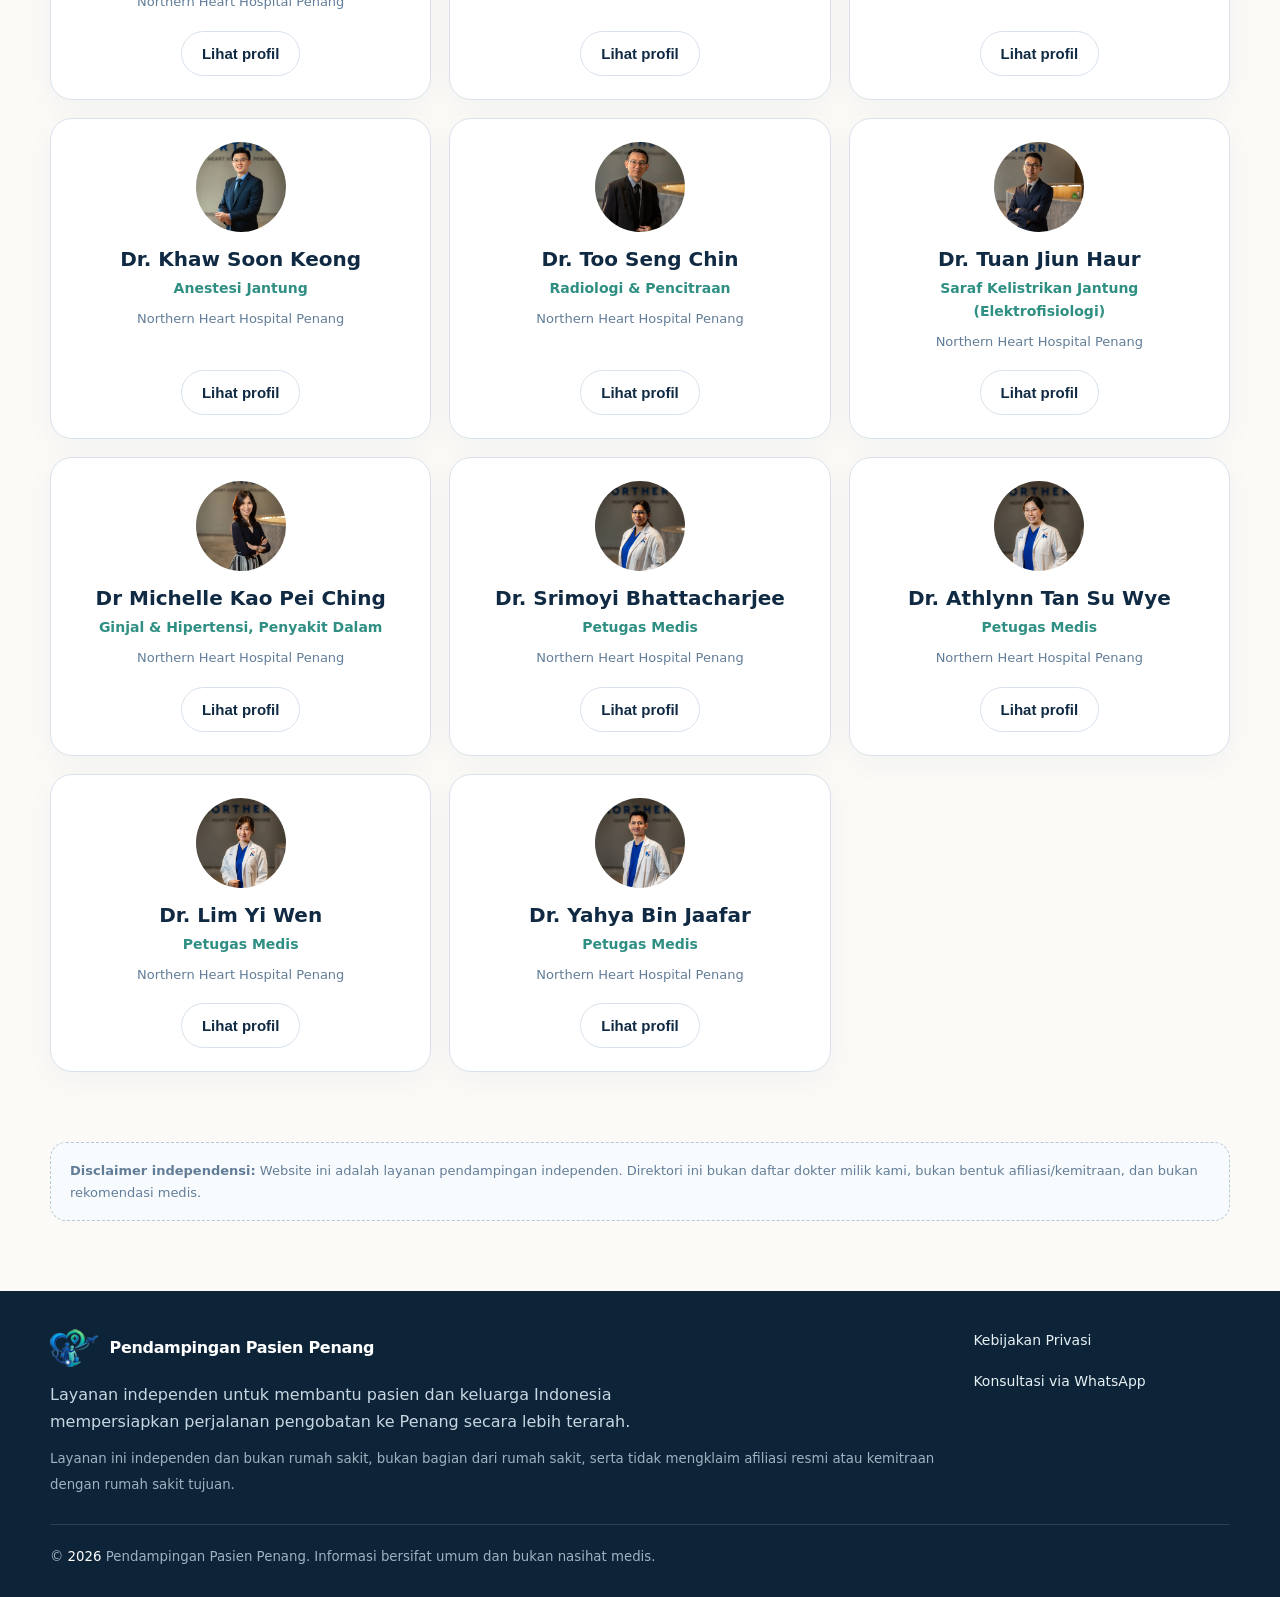
<file: dokter/northern-hospital.html>
<!doctype html>
<html lang="id">
  <head>
    <meta charset="utf-8" />
    <meta name="viewport" content="width=device-width,initial-scale=1" />
    <title>
      Direktori Dokter | Northern Hospital Penang | Pendampingan Pasien Penang
    </title>
    <meta
      name="description"
      content="Direktori informasi dokter untuk referensi pasien. Layanan Pendampingan Pasien Penang bersifat independen dan tidak berafiliasi dengan rumah sakit atau dokter yang tercantum."
    />
    <link rel="stylesheet" href="../assets/style.css" />
  </head>
  <body>
    <header class="header">
      <div class="container nav">
        <a class="logo" href="../index.html" aria-label="Beranda"
          ><img
            class="logo-img"
            src="../img/Logo-pendampingan-pasien-penang.png"
            alt="Logo Pendampingan Pasien Penang"
          /><span>Pendampingan Pasien Penang</span></a
        >
        <nav class="nav-links" id="nav-menu" aria-label="Navigasi utama">
          <a href="../index.html">Beranda</a
          ><a href="../tentang-kami.html">Tentang Kami</a
          ><a href="../layanan-tujuan.html">Layanan &amp; Tujuan</a
          ><a href="../hubungi-kami.html">Hubungi Kami</a>
        </nav>
        <a class="btn btn-primary" data-whatsapp href="#"
          >Konsultasi via WhatsApp</a
        >
        <button
          class="btn btn-secondary mobile-menu"
          type="button"
          aria-expanded="false"
          aria-controls="nav-menu"
          id="menu-toggle"
        >
          Menu
        </button>
      </div>
    </header>
    <main>
      <section class="doctor-page-hero">
        <div class="container">
          <div class="doctor-breadcrumb">
            <a href="../layanan-tujuan.html">Layanan &amp; Tujuan</a> /
            Direktori Dokter
          </div>
          <span class="eyebrow">Direktori Dokter</span>
          <h1>Northern Heart Hospital Penang</h1>
          <p class="lead">
            Informasi dokter disajikan sebagai referensi bagi pasien dan
            keluarga. Silakan konfirmasi nama, jadwal praktik, layanan, dan
            ketersediaan langsung kepada pihak terkait.
          </p>
        </div>
      </section>
      <section class="doctor-toolbar">
        <div class="container">
          <div class="doctor-filters">
            <input
              id="doctor-search"
              type="search"
              placeholder="Cari nama dokter atau spesialisasi…"
              aria-label="Cari dokter"
            /><select id="doctor-specialty" aria-label="Filter spesialisasi">
              <option>Memuat…</option>
            </select>
          </div>
        </div>
      </section>
      <section id="doctor-directory" data-hospital="northern">
        <div class="container">
          <p class="doctor-count" id="doctor-count">Memuat direktori…</p>
          <div class="doctor-grid" id="doctor-grid"></div>
          <div class="doctor-disclaimer">
            <strong>Disclaimer independensi:</strong> Website ini adalah layanan
            pendampingan independen. Direktori ini bukan daftar dokter milik
            kami, bukan bentuk afiliasi/kemitraan, dan bukan rekomendasi medis.
          </div>
        </div>
      </section>
      <div
        class="doctor-modal"
        id="doctor-modal"
        role="dialog"
        aria-modal="true"
        aria-labelledby="doctor-modal-name"
      >
        <div class="doctor-modal-box">
          <button
            class="doctor-modal-close"
            id="doctor-modal-close"
            type="button"
            aria-label="Tutup"
          >
            ×</button
          ><span class="eyebrow">Profil referensi</span>
          <div id="doctor-modal-avatar" class="doctor-avatar"></div>
          <h2 id="doctor-modal-name"></h2>
          <div class="doctor-specialty" id="doctor-modal-specialty"></div>
          <p>
            <span class="doctor-modal-label">Rumah sakit</span><br /><span
              id="doctor-modal-hospital"
            ></span>
          </p>
          <p>
            <span class="doctor-modal-label">Kualifikasi</span><br /><span
              id="doctor-modal-qualification"
            ></span>
          </p>
          <p class="doctor-modal-profile" id="doctor-modal-profile"></p>
          <a class="btn btn-primary" data-whatsapp href="#"
            >Konsultasi via WhatsApp</a
          >
        </div>
      </div>
    </main>
    <footer class="footer">
      <div class="container footer-grid">
        <div>
          <div class="logo" style="color: white">
            <img
              class="logo-img"
              src="../img/Logo-pendampingan-pasien-penang.png"
              alt="Logo Pendampingan Pasien Penang"
            /><span>Pendampingan Pasien Penang</span>
          </div>
          <p style="max-width: 600px; margin: 15px 0 10px">
            Layanan independen untuk membantu pasien dan keluarga Indonesia
            mempersiapkan perjalanan pengobatan ke Penang secara lebih terarah.
          </p>
          <small
            >Layanan ini independen dan bukan rumah sakit, bukan bagian dari
            rumah sakit, serta tidak mengklaim afiliasi resmi atau kemitraan
            dengan rumah sakit tujuan.</small
          >
        </div>
        <div>
          <div class="footer-links">
            <a href="../kebijakan-privasi.html">Kebijakan Privasi</a
            ><a data-whatsapp href="#">Konsultasi via WhatsApp</a>
          </div>
        </div>
      </div>
      <div
        class="container"
        style="
          margin-top: 26px;
          border-top: 1px solid rgba(255, 255, 255, 0.12);
          padding-top: 18px;
        "
      >
        <small
          >© <span data-year></span> Pendampingan Pasien Penang. Informasi
          bersifat umum dan bukan nasihat medis.</small
        >
      </div>
    </footer>
    <div class="floating-wa">
      <a class="btn btn-primary" data-whatsapp href="#"
        >Konsultasi via WhatsApp</a
      >
    </div>
    <script src="../assets/script.js"></script>
  </body>
</html>
</file>
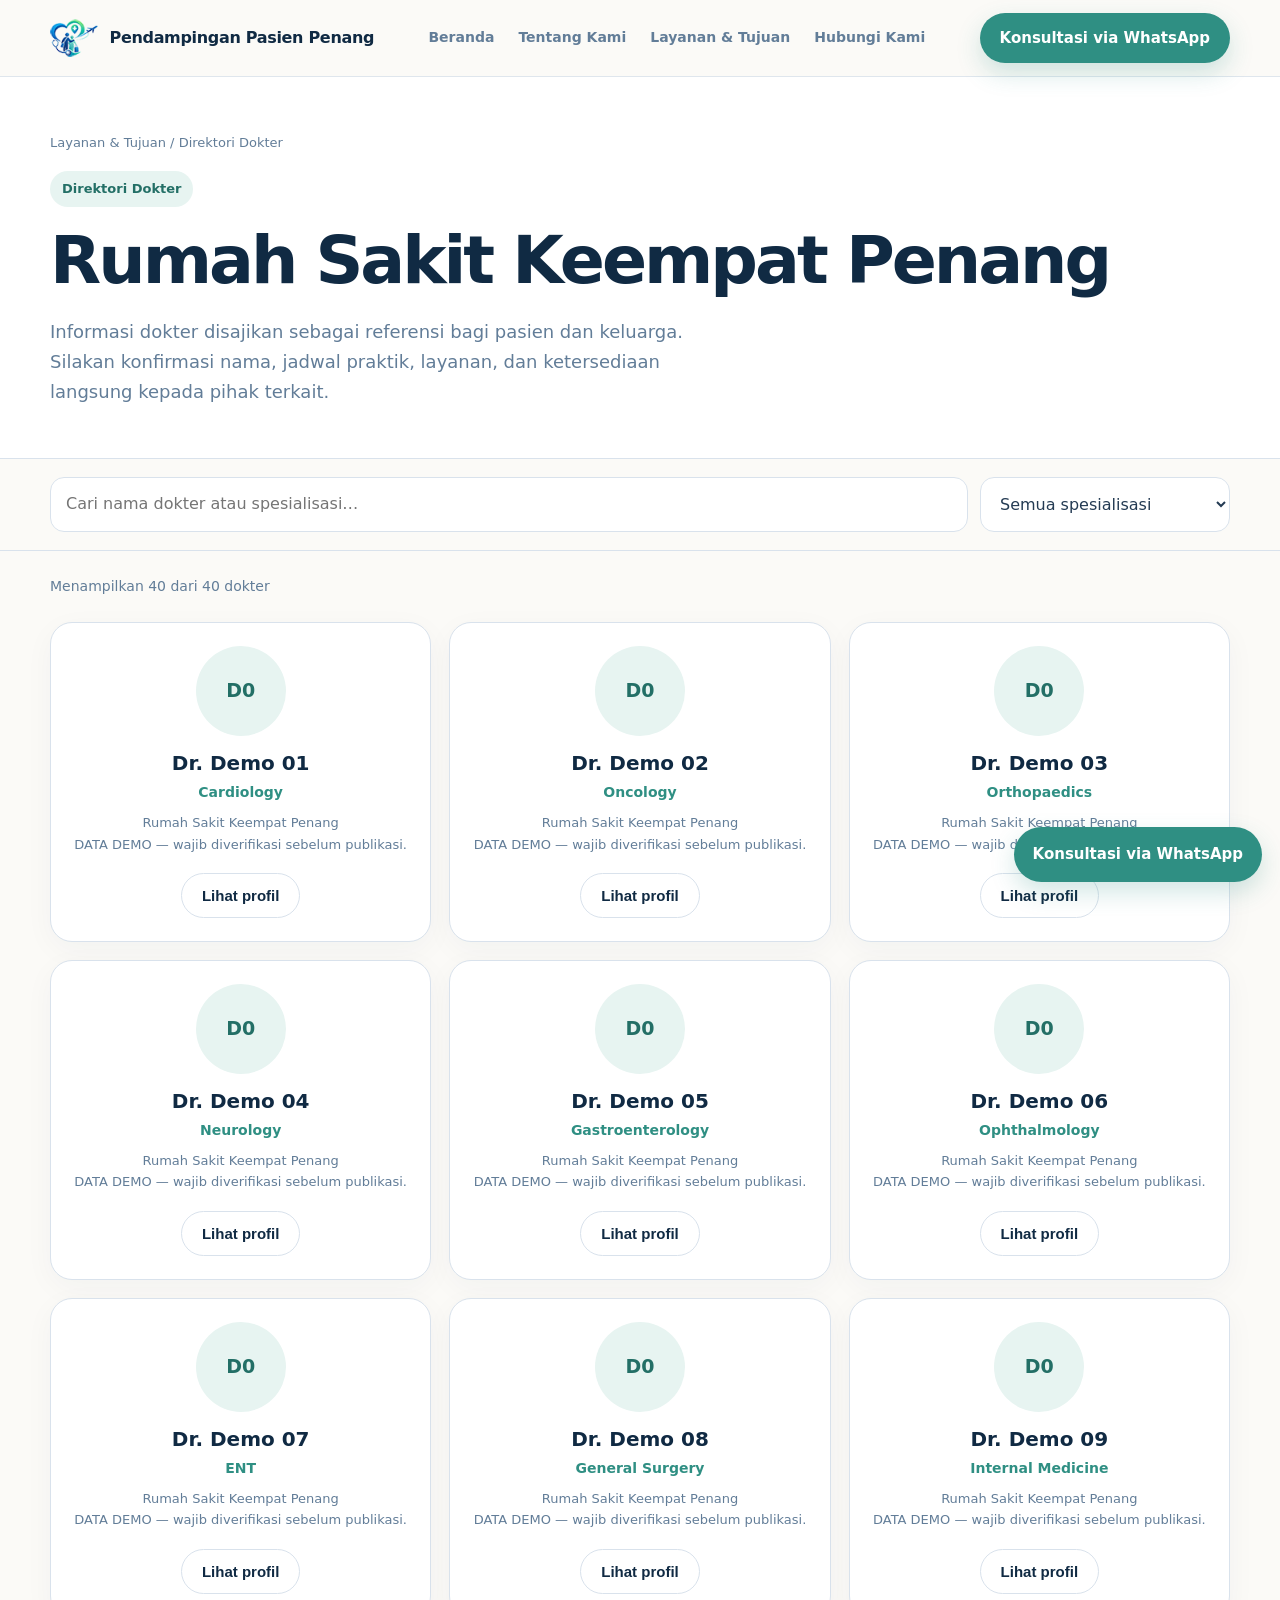
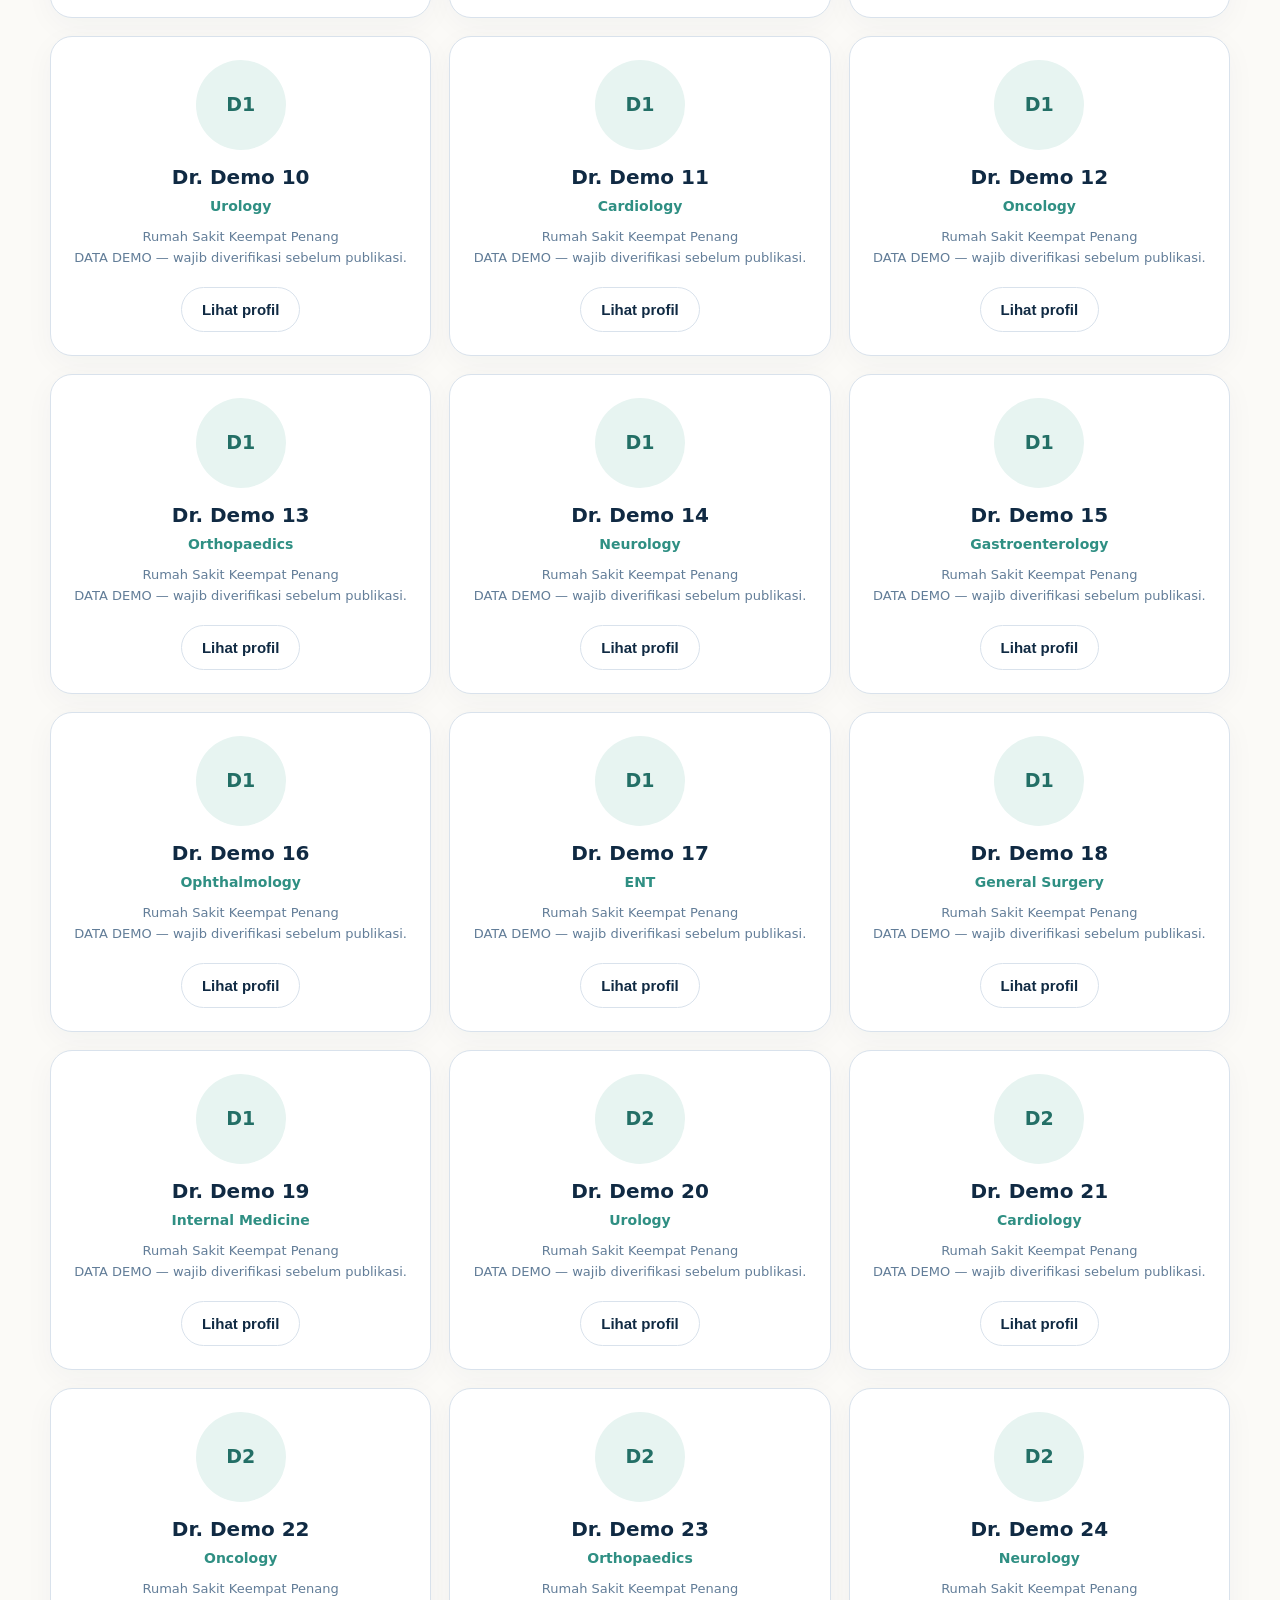
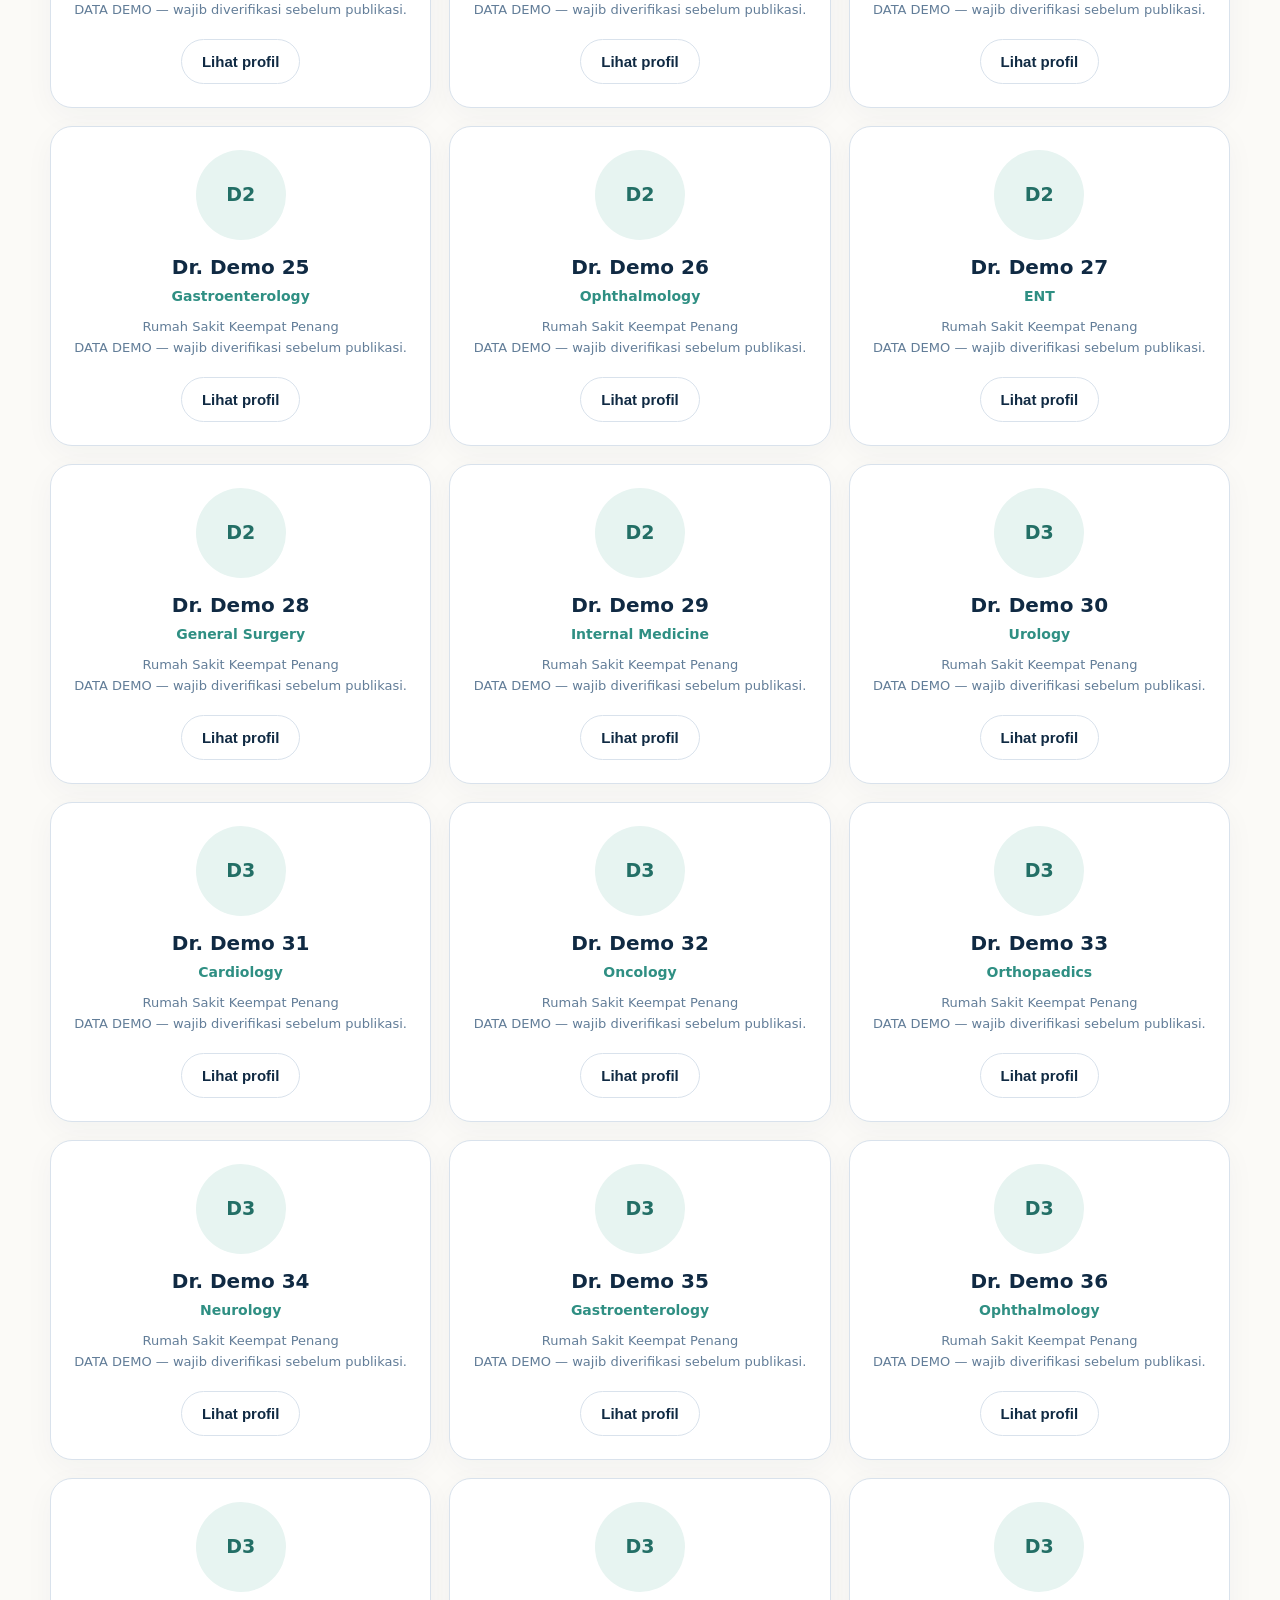
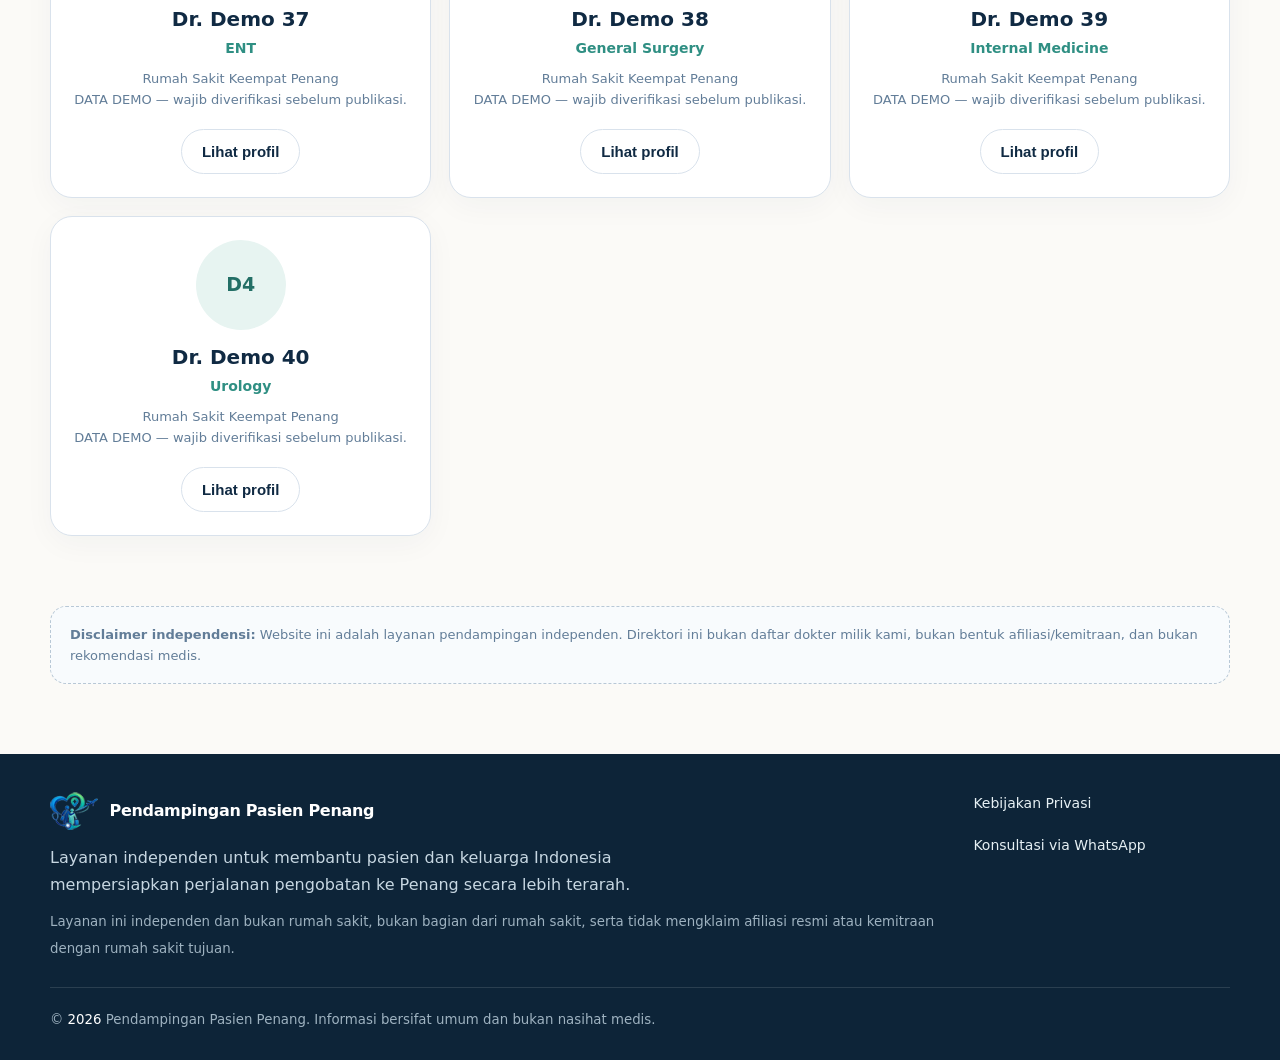
<file: dokter/rumah-sakit-keempat.html>
<!doctype html>
<html lang="id">
  <head>
    <meta charset="utf-8" />
    <meta name="viewport" content="width=device-width,initial-scale=1" />
    <title>
      Direktori Dokter | Rumah Sakit Keempat Penang | Pendampingan Pasien Penang
    </title>
    <meta
      name="description"
      content="Direktori informasi dokter untuk referensi pasien. Layanan Pendampingan Pasien Penang bersifat independen dan tidak berafiliasi dengan rumah sakit atau dokter yang tercantum."
    />
    <link rel="stylesheet" href="../assets/style.css" />
  </head>
  <body>
    <header class="header">
      <div class="container nav">
        <a class="logo" href="../index.html" aria-label="Beranda"
          ><img
            class="logo-img"
            src="../img/Logo-pendampingan-pasien-penang.png"
            alt="Logo Pendampingan Pasien Penang"
          /><span>Pendampingan Pasien Penang</span></a
        >
        <nav class="nav-links" id="nav-menu" aria-label="Navigasi utama">
          <a href="../index.html">Beranda</a
          ><a href="../tentang-kami.html">Tentang Kami</a
          ><a href="../layanan-tujuan.html">Layanan &amp; Tujuan</a
          ><a href="../hubungi-kami.html">Hubungi Kami</a>
        </nav>
        <a class="btn btn-primary" data-whatsapp href="#"
          >Konsultasi via WhatsApp</a
        >
        <button
          class="btn btn-secondary mobile-menu"
          type="button"
          aria-expanded="false"
          aria-controls="nav-menu"
          id="menu-toggle"
        >
          Menu
        </button>
      </div>
    </header>
    <main>
      <section class="doctor-page-hero">
        <div class="container">
          <div class="doctor-breadcrumb">
            <a href="../layanan-tujuan.html">Layanan &amp; Tujuan</a> /
            Direktori Dokter
          </div>
          <span class="eyebrow">Direktori Dokter</span>
          <h1>Rumah Sakit Keempat Penang</h1>
          <p class="lead">
            Informasi dokter disajikan sebagai referensi bagi pasien dan
            keluarga. Silakan konfirmasi nama, jadwal praktik, layanan, dan
            ketersediaan langsung kepada pihak terkait.
          </p>
        </div>
      </section>
      <section class="doctor-toolbar">
        <div class="container">
          <div class="doctor-filters">
            <input
              id="doctor-search"
              type="search"
              placeholder="Cari nama dokter atau spesialisasi…"
              aria-label="Cari dokter"
            /><select id="doctor-specialty" aria-label="Filter spesialisasi">
              <option>Memuat…</option>
            </select>
          </div>
        </div>
      </section>
      <section id="doctor-directory" data-hospital="fourth">
        <div class="container">
          <p class="doctor-count" id="doctor-count">Memuat direktori…</p>
          <div class="doctor-grid" id="doctor-grid"></div>
          <div class="doctor-disclaimer">
            <strong>Disclaimer independensi:</strong> Website ini adalah layanan
            pendampingan independen. Direktori ini bukan daftar dokter milik
            kami, bukan bentuk afiliasi/kemitraan, dan bukan rekomendasi medis.
          </div>
        </div>
      </section>
      <div
        class="doctor-modal"
        id="doctor-modal"
        role="dialog"
        aria-modal="true"
        aria-labelledby="doctor-modal-name"
      >
        <div class="doctor-modal-box">
          <button
            class="doctor-modal-close"
            id="doctor-modal-close"
            type="button"
            aria-label="Tutup"
          >
            ×</button
          ><span class="eyebrow">Profil referensi</span>
          <div id="doctor-modal-avatar" class="doctor-avatar"></div>
          <h2 id="doctor-modal-name"></h2>
          <div class="doctor-specialty" id="doctor-modal-specialty"></div>
          <p>
            <span class="doctor-modal-label">Rumah sakit</span><br /><span
              id="doctor-modal-hospital"
            ></span>
          </p>
          <p>
            <span class="doctor-modal-label">Kualifikasi</span><br /><span
              id="doctor-modal-qualification"
            ></span>
          </p>
          <p class="doctor-modal-profile" id="doctor-modal-profile"></p>
          <a class="btn btn-primary" data-whatsapp href="#"
            >Konsultasi via WhatsApp</a
          >
        </div>
      </div>
    </main>
    <footer class="footer">
      <div class="container footer-grid">
        <div>
          <div class="logo" style="color: white">
            <img
              class="logo-img"
              src="../img/Logo-pendampingan-pasien-penang.png"
              alt="Logo Pendampingan Pasien Penang"
            /><span>Pendampingan Pasien Penang</span>
          </div>
          <p style="max-width: 600px; margin: 15px 0 10px">
            Layanan independen untuk membantu pasien dan keluarga Indonesia
            mempersiapkan perjalanan pengobatan ke Penang secara lebih terarah.
          </p>
          <small
            >Layanan ini independen dan bukan rumah sakit, bukan bagian dari
            rumah sakit, serta tidak mengklaim afiliasi resmi atau kemitraan
            dengan rumah sakit tujuan.</small
          >
        </div>
        <div>
          <div class="footer-links">
            <a href="../kebijakan-privasi.html">Kebijakan Privasi</a
            ><a data-whatsapp href="#">Konsultasi via WhatsApp</a>
          </div>
        </div>
      </div>
      <div
        class="container"
        style="
          margin-top: 26px;
          border-top: 1px solid rgba(255, 255, 255, 0.12);
          padding-top: 18px;
        "
      >
        <small
          >© <span data-year></span> Pendampingan Pasien Penang. Informasi
          bersifat umum dan bukan nasihat medis.</small
        >
      </div>
    </footer>
    <div class="floating-wa">
      <a class="btn btn-primary" data-whatsapp href="#"
        >Konsultasi via WhatsApp</a
      >
    </div>
    <script src="../assets/script.js"></script>
  </body>
</html>
</file>
<file: assets/style.css>
:root {
  --navy: #102a43;
  --navy-2: #173f5f;
  --teal: #2f8f83;
  --teal-soft: #e7f4f1;
  --warm: #fbfaf7;
  --white: #fff;
  --ink: #243b53;
  --muted: #627d98;
  --line: #d9e2ec;
  --shadow: 0 18px 50px rgba(16, 42, 67, 0.1);
  --radius: 22px;
  --max: 1180px;
}
* {
  box-sizing: border-box;
}
html {
  scroll-behavior: smooth;
}
body {
  margin: 0;
  font-family:
    Inter,
    ui-sans-serif,
    system-ui,
    -apple-system,
    BlinkMacSystemFont,
    "Segoe UI",
    sans-serif;
  color: var(--ink);
  background: var(--warm);
  line-height: 1.65;
}
.header {
  position: sticky;
  top: 0;
  z-index: 50;
  background: rgba(251, 250, 247, 0.94);
  backdrop-filter: blur(12px);
  border-bottom: 1px solid rgba(217, 226, 236, 0.8);
}
.container {
  width: min(calc(100% - 40px), var(--max));
  margin: auto;
}
.nav {
  min-height: 76px;
  display: flex;
  align-items: center;
  justify-content: space-between;
  gap: 24px;
}
.logo {
  display: flex;
  align-items: center;
  gap: 12px;
  letter-spacing: -0.02em;

  text-decoration: none;
  flex-shrink: 0;
}
.logo-img {
  height: 38px;
  width: auto;
  object-fit: contain;
}
.logo span {
  font-size: 16px;
  font-weight: 800;
  color: var(--navy);
  white-space: nowrap;
}
a {
  color: inherit;
  text-decoration: none;
}
.nav-links {
  display: flex;
  align-items: center;
  gap: 24px;
  font-size: 14px;
  font-weight: 650;
}
.nav-links a {
  color: var(--muted);
}
.nav-links a:hover,
.nav-links a.active {
  color: var(--navy);
}
.btn {
  display: inline-flex;
  align-items: center;
  justify-content: center;
  gap: 9px;
  border: 0;
  border-radius: 999px;
  padding: 13px 20px;
  font-weight: 750;
  font-size: 15px;
  cursor: pointer;
  transition: 0.2s ease;
}
.btn-primary {
  background: var(--teal);
  color: white;
  box-shadow: 0 10px 24px rgba(47, 143, 131, 0.22);
}
.btn-primary:hover {
  transform: translateY(-2px);
  background: #287e74;
}
.btn-secondary {
  background: white;
  color: var(--navy);
  border: 1px solid var(--line);
}
.mobile-menu {
  display: none;
}
.hero {
  padding: 76px 0 54px;
  overflow: hidden;
}
.hero-grid {
  display: grid;
  grid-template-columns: 1.02fr 0.98fr;
  gap: 54px;
  align-items: center;
}
.eyebrow {
  display: inline-flex;
  padding: 7px 12px;
  border-radius: 999px;
  background: var(--teal-soft);
  color: #236f66;
  font-size: 13px;
  font-weight: 800;
  margin-bottom: 18px;
}
img {
  max-width: 100%;
  display: block;
}
.lead {
  font-size: 18px;
  color: var(--muted);
  max-width: 650px;
}
.actions {
  display: flex;
  flex-wrap: wrap;
  gap: 12px;
  margin-top: 28px;
}
h1 {
  font-size: clamp(40px, 5.2vw, 67px);
  line-height: 1.06;
  letter-spacing: -0.045em;
  color: var(--navy);
  margin: 0 0 22px;
}
h2 {
  font-size: clamp(29px, 3.4vw, 44px);
  line-height: 1.12;
  letter-spacing: -0.035em;
  color: var(--navy);
  margin: 0 0 16px;
}
h3 {
  font-size: 20px;
  line-height: 1.25;
  color: var(--navy);
  margin: 0 0 8px;
}
.disclaimer {
  font-size: 16px;
  color: var(--muted);
}
.hero-card {
  min-height: 470px;
  border-radius: 32px;
  background:
    linear-gradient(160deg, rgba(16, 42, 67, 0.04), rgba(47, 143, 131, 0.16)),
    center/cover;
  box-shadow: var(--shadow);
  position: relative;
  overflow: hidden;
}
.hero-card:after {
  content: "";
  position: absolute;
  inset: 0;
  background: linear-gradient(180deg, transparent 35%, rgba(16, 42, 67, 0.66));
}
.hero-note {
  position: absolute;
  z-index: 2;
  left: 24px;
  right: 24px;
  bottom: 24px;
  background: rgba(255, 255, 255, 0.94);
  border-radius: 20px;
  padding: 17px 19px;
  box-shadow: 0 10px 30px rgba(0, 0, 0, 0.12);
}
.section {
  padding: 82px 0;
}
.section.alt {
  background: white;
}
.section-head {
  max-width: 700px;
  margin-bottom: 34px;
}
.grid-3 {
  display: grid;
  grid-template-columns: repeat(3, 1fr);
  gap: 18px;
}
.grid-2 {
  display: grid;
  grid-template-columns: repeat(3, 1fr);
  gap: 20px;
}

.card {
  background: white;
  border: 1px solid var(--line);
  border-radius: var(--radius);
  padding: 28px;
  box-shadow: 0 8px 30px rgba(16, 42, 67, 0.04);
}
.icon {
  width: 44px;
  height: 44px;
  border-radius: 14px;
  background: var(--teal-soft);
  display: grid;
  place-items: center;
  color: #236f66;
  font-weight: 900;
  margin-bottom: 18px;
}
.steps {
  display: grid;
  grid-template-columns: repeat(4, 1fr);
  gap: 14px;
}
.step {
  position: relative;
  padding: 26px 22px;
  border-radius: 20px;
  background: white;
  border: 1px solid var(--line);
}
.num {
  font-size: 13px;
  font-weight: 850;
  color: var(--teal);
  margin-bottom: 12px;
}
.hospital-card {
  padding: 0;
  overflow: hidden;
}
.hospital-img {
  height: 210px;
  object-fit: cover;
  width: 100%;
}
.hospital-body {
  padding: 25px;
}
.pill {
  display: inline-block;
  padding: 6px 10px;
  border-radius: 999px;
  background: #eef3f7;
  color: var(--muted);
  font-size: 12px;
  font-weight: 750;
  margin-bottom: 12px;
}
.checks {
  display: grid;
  gap: 11px;
  margin: 18px 0;
}
.check {
  display: flex;
  gap: 10px;
  align-items: flex-start;
}
.check b {
  color: var(--teal);
}
.quote {
  padding: 30px;
  border-left: 4px solid var(--teal);
  background: #f1f7f6;
  border-radius: 0 18px 18px 0;
  color: var(--navy);
}
.cta {
  padding: 52px;
  border-radius: 30px;
  background: linear-gradient(135deg, var(--navy), #1e536f);
  color: white;
  display: flex;
  justify-content: space-between;
  align-items: center;
  gap: 28px;
}
.cta h2 {
  color: white;
  margin-bottom: 8px;
}
.cta p {
  color: #d8e5ed;
  margin: 0;
  max-width: 700px;
}
.page-hero {
  padding: 64px 0 40px;
  background: white;
  border-bottom: 1px solid var(--line);
}
.page-hero .lead {
  max-width: 760px;
}
.service-list {
  display: grid;
  gap: 12px;
}
.service-item {
  display: flex;
  gap: 16px;
  padding: 19px;
  border: 1px solid var(--line);
  border-radius: 17px;
  background: white;
}
.service-item .icon {
  flex: 0 0 40px;
  width: 40px;
  height: 40px;
  margin: 0;
}
.contact-grid {
  display: grid;
  grid-template-columns: 0.9fr 1.1fr;
  gap: 22px;
  align-items: stretch;
}
.wa-panel {
  border-radius: 28px;
  background: linear-gradient(145deg, #102a43, #1f6470);
  padding: 36px;
  color: white;
  display: flex;
  flex-direction: column;
  justify-content: center;
}
.wa-panel h2 {
  color: white;
}
.wa-panel p {
  color: #dce9ed;
}
.info-box {
  padding: 24px;
  border: 1px solid var(--line);
  border-radius: 20px;
  background: white;
}
.footer {
  padding: 38px 0 28px;
  background: #0d2438;
  color: #c7d7e2;
  margin-top: 70px;
}
.footer-grid {
  display: flex;
  justify-content: space-between;
  gap: 30px;
  align-items: flex-start;
}
.footer span {
  color: var(--white);
}
.footer a {
  color: #e6f0f4;
}
.footer small {
  color: #9eb2c0;
}
.footer-links {
  display: flex;
  gap: 18px;
  flex-wrap: wrap;
  font-size: 14px;
}
.floating-wa {
  position: fixed;
  right: 18px;
  bottom: 18px;
  z-index: 60;
}
.floating-wa .btn {
  padding: 15px 19px;
}
.notice {
  padding: 16px 18px;
  border: 1px dashed #b8c8d6;
  background: #f8fbfd;
  border-radius: 16px;
}
ul.clean {
  padding-left: 19px;
}

.doctor-directory-section {
  padding: 82px 0;
  background: #fff;
}
.doctor-directory-intro {
  max-width: 780px;
  color: var(--muted);
}
.doctor-directory-grid {
  display: grid;
  grid-template-columns: repeat(3, 1fr);
  gap: 18px;
  margin-top: 30px;
}
.doctor-directory-card {
  background: var(--warm);
  border: 1px solid var(--line);
  border-radius: var(--radius);
  padding: 26px;
  display: flex;
  flex-direction: column;
  min-height: 205px;
}
.doctor-directory-card h3 {
  margin-bottom: 8px;
}
.doctor-directory-card p {
  color: var(--muted);
  margin-top: 0;
}
.doctor-directory-card .btn {
  margin-top: auto;
  align-self: flex-start;
}
.doctor-page-hero {
  padding: 55px 0 34px;
  background: #fff;
  border-bottom: 1px solid var(--line);
}
.doctor-breadcrumb {
  font-size: 13px;
  color: var(--muted);
  margin-bottom: 18px;
}
.doctor-toolbar {
  position: sticky;
  top: 76px;
  z-index: 30;
  background: rgba(251, 250, 247, 0.96);
  backdrop-filter: blur(12px);
  border-bottom: 1px solid var(--line);
  padding: 18px 0;
}
.doctor-filters {
  display: grid;
  grid-template-columns: 1fr 250px;
  gap: 12px;
}
.doctor-filters input,
.doctor-filters select {
  width: 100%;
  padding: 13px 15px;
  border: 1px solid var(--line);
  border-radius: 14px;
  background: #fff;
  color: var(--ink);
  font: inherit;
  outline: none;
}
.doctor-filters input:focus,
.doctor-filters select:focus {
  border-color: var(--teal);
  box-shadow: 0 0 0 3px rgba(47, 143, 131, 0.1);
}
.doctor-count {
  font-size: 14px;
  color: var(--muted);
  margin: 24px 0 0;
}
.doctor-grid {
  display: grid;
  grid-template-columns: repeat(3, 1fr);
  gap: 18px;
  padding: 24px 0 70px;
}
.doctor-card {
  background: #fff;
  border: 1px solid var(--line);
  border-radius: var(--radius);
  padding: 23px;
  box-shadow: 0 8px 30px rgba(16, 42, 67, 0.04);
  display: flex;
  flex-direction: column;
  min-height: 278px;
  text-align: center;
  display: flex;
  align-items: center;
}
.doctor-avatar {
  width: 90px;
  height: 90px;
  border-radius: 50px;
  background: var(--teal-soft);
  color: #236f66;
  display: grid;
  place-items: center;
  font-weight: 900;
  margin-bottom: 17px;
  font-size: 19px;
  overflow: hidden;
  margin: 0 auto 15px auto;
  place-items: center;
}
.doctor-photo-render {
  width: 100%;
  height: 100%;
  object-fit: cover;
  object-position: top center;
  display: block;
}
.doctor-card h3 {
  margin: 0 0 5px;
}
.doctor-specialty {
  font-size: 14px;
  font-weight: 800;
  color: var(--teal);
  margin-bottom: 8px;
}
.doctor-meta {
  font-size: 13px;
  color: var(--muted);
}
.doctor-card .doctor-actions {
  margin-top: auto;
  padding-top: 18px;
}
.doctor-disclaimer {
  padding: 17px 19px;
  border: 1px dashed #b8c8d6;
  background: #f8fbfd;
  border-radius: 16px;
  color: var(--muted);
  font-size: 13px;
  margin-bottom: 55px;
}
.doctor-modal {
  display: none;
  position: fixed;
  inset: 0;
  background: rgba(13, 36, 56, 0.62);
  z-index: 100;
  padding: 20px;
  overflow: auto;
  align-items: center;
  justify-content: center;
}
.doctor-modal.show {
  display: flex;
}
.doctor-modal-box {
  position: relative;
  width: min(680px, 100%);
  background: #fff;
  border-radius: 26px;
  padding: 30px;
  box-shadow: 0 30px 80px rgba(0, 0, 0, 0.22);
  display: flex;
  flex-direction: column;
  align-items: center;
  text-align: center;
}
.doctor-modal-box p {
  width: 100%;
  margin-bottom: 15px;
}

.doctor-modal-box .doctor-avatar {
  width: 120px;
  height: 120px;
  margin-top: 15px;
  margin-bottom: 15px;
  box-shadow: 0 20px 10px rgba(0, 0, 0, 0.1);
}
.doctor-modal-close {
  position: absolute;
  right: 15px;
  top: 10px;
  border: 0;
  background: transparent;
  color: var(--muted);
  font-size: 30px;
  cursor: pointer;
}
.doctor-modal-box h2 {
  margin-top: 15px;
}
.doctor-modal-label {
  font-size: 12px;
  text-transform: uppercase;
  letter-spacing: 0.08em;
  color: var(--muted);
  font-weight: 800;
}
.doctor-modal-profile {
  color: var(--muted);
}
.doctor-empty {
  grid-column: 1/-1;
  padding: 25px;
  background: #fff;
  border: 1px solid var(--line);
  border-radius: 18px;
  color: var(--muted);
}
.dokter-pilihan-section {
  padding: 60px 20px;
  background-color: #f8fafc;
}
.main-container {
  max-width: 1200px;
  margin: 0 auto;
}
.section-main-title {
  text-align: center;
  color: #0f172a;
  font-size: 2.2rem;
  font-weight: 700;
  margin-bottom: 10px;
}
.section-subtitle {
  text-align: center;
  color: #64748b;
  margin-bottom: 35px;
  font-size: 1rem;
}

.tabs-outer-container {
  display: flex;
  align-items: center;
  position: relative;
  margin-bottom: 30px;
  background: #ffffff;
  border-radius: 35px;
  padding: 5px 15px;
  border: 1px solid #e2e8f0;
  box-shadow: 0 4px 6px -1px rgba(0, 0, 0, 0.03);
}
.category-tabs-wrapper {
  display: flex;
  flex-wrap: nowrap;
  overflow-x: auto;
  overflow-y: hidden;
  gap: 12px;
  justify-content: flex-start;
  padding: 10px 5px;
  margin-bottom: 0;
  flex-grow: 1;
  -webkit-overflow-scrolling: touch;
  scroll-behavior: smooth;
  scrollbar-width: none;
}
.category-tabs-wrapper::-webkit-scrollbar {
  display: none;
}
.nav-arrow-btn {
  background-color: #f1f5f9;
  color: #475569;
  border: none;
  width: 36px;
  height: 36px;
  border-radius: 50%;
  font-size: 1.8rem;
  font-weight: 300;
  line-height: 1;
  cursor: pointer;
  display: flex;
  align-items: center;
  justify-content: center;
  flex-shrink: 0;
  z-index: 10;
  transition: all 0.2s ease;
  user-select: none;
}
.arrow-left {
  margin-right: 12px;
  padding-right: 2px;
}
.arrow-right {
  margin-left: 12px;
  padding-left: 2px;
}
.nav-arrow-btn:hover {
  background-color: #0284c7;
  color: #ffffff;
  transform: scale(1.1);
}
.nav-arrow-btn:active {
  transform: scale(0.95);
}
.category-tab-btn {
  background-color: #ffffff;
  color: #475569;
  border: 1px solid #cbd5e1;
  padding: 10px 22px;
  border-radius: 30px;
  font-size: 0.9rem;
  font-weight: 600;
  cursor: pointer;
  flex-shrink: 0;
  white-space: nowrap;
  transition: all 0.25s ease;
}
.category-tab-btn:hover {
  color: #0284c7;
  border-color: #0284c7;
  background-color: #f0f9ff;
}
.category-tab-btn.active-tab {
  background-color: #0284c7;
  color: #ffffff;
  border-color: #0284c7;
  box-shadow: 0 4px 10px rgba(2, 132, 199, 0.2);
}
.dokter-showcase-container {
  background: #ffffff;
  padding: 35px 25px;
  border-radius: 16px;
  box-shadow: 0 4px 20px rgba(0, 0, 0, 0.02);
  border: 1px solid #f1f5f9;
}
.current-title {
  font-size: 1.5rem;
  color: #0f172a;
  margin-top: 0;
  margin-bottom: 30px;
  padding-left: 12px;
  border-left: 5px solid #0284c7;
  font-weight: 700;
}
.dokter-cards-responsive-grid {
  display: grid;
  grid-template-columns: repeat(auto-fit, minmax(240px, 1fr));
  gap: 25px;
}
.dokter-card-anchor {
  text-decoration: none;
  color: inherit;
  display: block;
}
.dokter-premium-card {
  background: #ffffff;
  border: 1px solid #e2e8f0;
  border-radius: 12px;
  padding: 30px 20px;
  text-align: center;
  display: flex;
  flex-direction: column;
  align-items: center;
  height: 100%;
  box-sizing: border-box;
  transition: all 0.35s cubic-bezier(0.4, 0, 0.2, 1);
}
.dokter-card-anchor:hover .dokter-premium-card {
  transform: translateY(-8px);
  border-color: #0284c7;
  box-shadow: 0 15px 30px rgba(2, 132, 199, 0.15);
}
.avatar-frame-container {
  width: 120px;
  height: 120px;
  border-radius: 50%;
  border: 4px solid #f1f5f9;
  overflow: hidden;
  margin-bottom: 20px;
  display: flex;
  align-items: center;
  justify-content: center;
  background-color: #f8fafc;
  transition: all 0.35s ease;
}
.dokter-card-anchor:hover .avatar-frame-container {
  border-color: #0284c7;
  transform: scale(1.02);
}
.dokter-avatar-img {
  width: 100%;
  height: 100%;
  object-fit: cover;
}
.dokter-card-name {
  font-size: 1.1rem;
  color: #1e293b;
  font-weight: 600;
  margin: 0 0 15px 0;
  line-height: 1.4;
}
.hospital-cta-badge {
  font-size: 0.8rem;
  color: #0284c7;
  background-color: #f0f9ff;
  padding: 6px 16px;
  border-radius: 20px;
  font-weight: 600;
  margin-top: auto;
  transition: all 0.3s ease;
}
.dokter-card-anchor:hover .hospital-cta-badge {
  background-color: #0284c7;
  color: #ffffff;
}

@media (max-width: 900px) {
  header,
  .navbar {
    position: relative;
  }
  .nav-links {
    display: none;
    flex-direction: column;
    align-items: flex-start;
    position: fixed;
    top: 78px;
    right: 20px;
    width: 300px;
    height: 350px;
    background-color: #ffffff;
    padding: 28px;
    border-radius: 12px;
    box-shadow: 0 12px 30px rgba(0, 0, 0, 0.15);
    z-index: 9999;
    gap: 16px;
  }

  .nav-links a {
    width: 100%;
    font-size: 16px;
    padding: 17px 0;
    border-bottom: 1px solid #f5f5f5;
  }

  .nav-links.active {
    right: 0;
    display: flex;
  }

  .nav-links.show {
    display: flex;
  }
  .mobile-menu {
    display: inline-flex;
    align-items: center;
    justify-content: center;
    cursor: pointer;
  }
  .hero {
    padding-top: 48px;
  }
  .hero-grid,
  .contact-grid {
    grid-template-columns: 1fr;
  }
  .hero-card {
    min-height: 360px;
  }
  .grid-3,
  .grid-2 {
    grid-template-columns: 1fr;
  }
  .steps {
    grid-template-columns: 1fr 1fr;
  }
  .cta {
    flex-direction: column;
    align-items: flex-start;
    padding: 34px 26px;
  }
  .footer-grid {
    flex-direction: column;
  }

  .doctor-directory-grid,
  .doctor-grid {
    grid-template-columns: 1fr 1fr;
  }
  .doctor-filters {
    grid-template-columns: 1fr;
  }
}
@media (max-width: 576px) {
  .container {
    width: min(calc(100% - 28px), var(--max));
  }

  .nav {
    min-height: 68px;
    display: flex;
    align-items: center;
    justify-content: space-between;
    position: relative;
  }

  .logo span {
    max-width: 170px;
    font-size: 14px;
  }

  .nav .btn:not(.mobile-menu) {
    display: none;
  }

  .nav .btn.mobile-menu {
    display: inline-flex;
    align-items: center;
    justify-content: center;
    padding: 8px 16px;
    font-size: 14px;
    z-index: 10000;
  }

  .nav-links {
    display: none;
    flex-direction: column;
    align-items: flex-start;

    position: absolute;
    top: 70px;
    right: 0;
    width: 300px;
    height: 350px;

    background-color: #ffffff;
    padding: 28px;
    border-radius: 12px;
    box-shadow: 0 12px 30px rgba(0, 0, 0, 0.15);
    z-index: 9999;
    gap: 16px;
  }

  .nav-links.show {
    display: flex;
  }

  .nav-links a {
    width: 100%;
    font-size: 16px;
    padding: 17px 0;
    border-bottom: 1px solid #f5f5f5;
  }

  h1 {
    font-size: 42px;
  }
  .lead {
    font-size: 16px;
  }
  .section {
    padding: 60px 0;
  }
  .steps {
    grid-template-columns: 1fr;
  }
  .hero-card {
    min-height: 310px;
    border-radius: 24px;
  }
  .actions .btn {
    width: 100%;
  }
  .floating-wa {
    left: 14px;
    right: 14px;
    bottom: 12px;
  }
  .floating-wa .btn {
    width: 100%;
  }

  .doctor-directory-grid,
  .doctor-grid {
    grid-template-columns: 1fr;
  }
  .doctor-toolbar {
    top: 68px;
  }
  .doctor-modal-box {
    padding: 25px 20px;
  }
}
</file>
